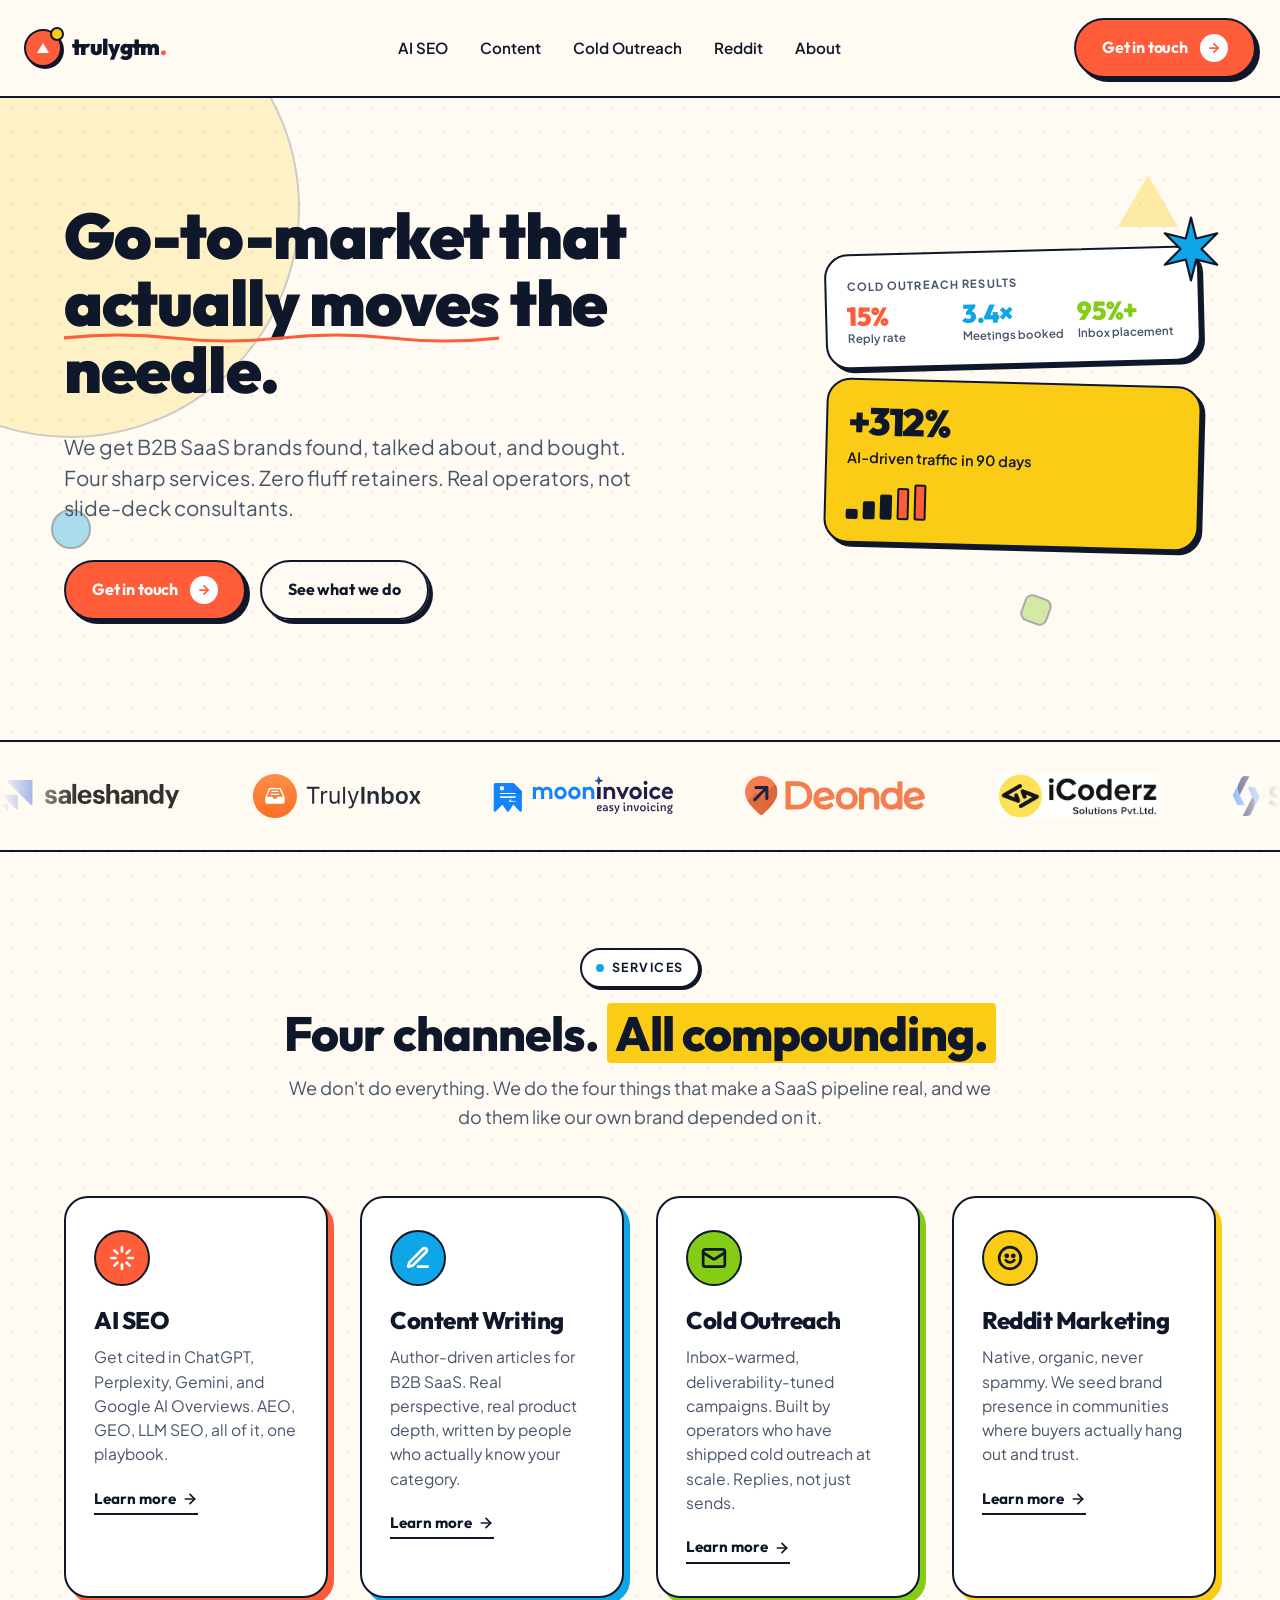
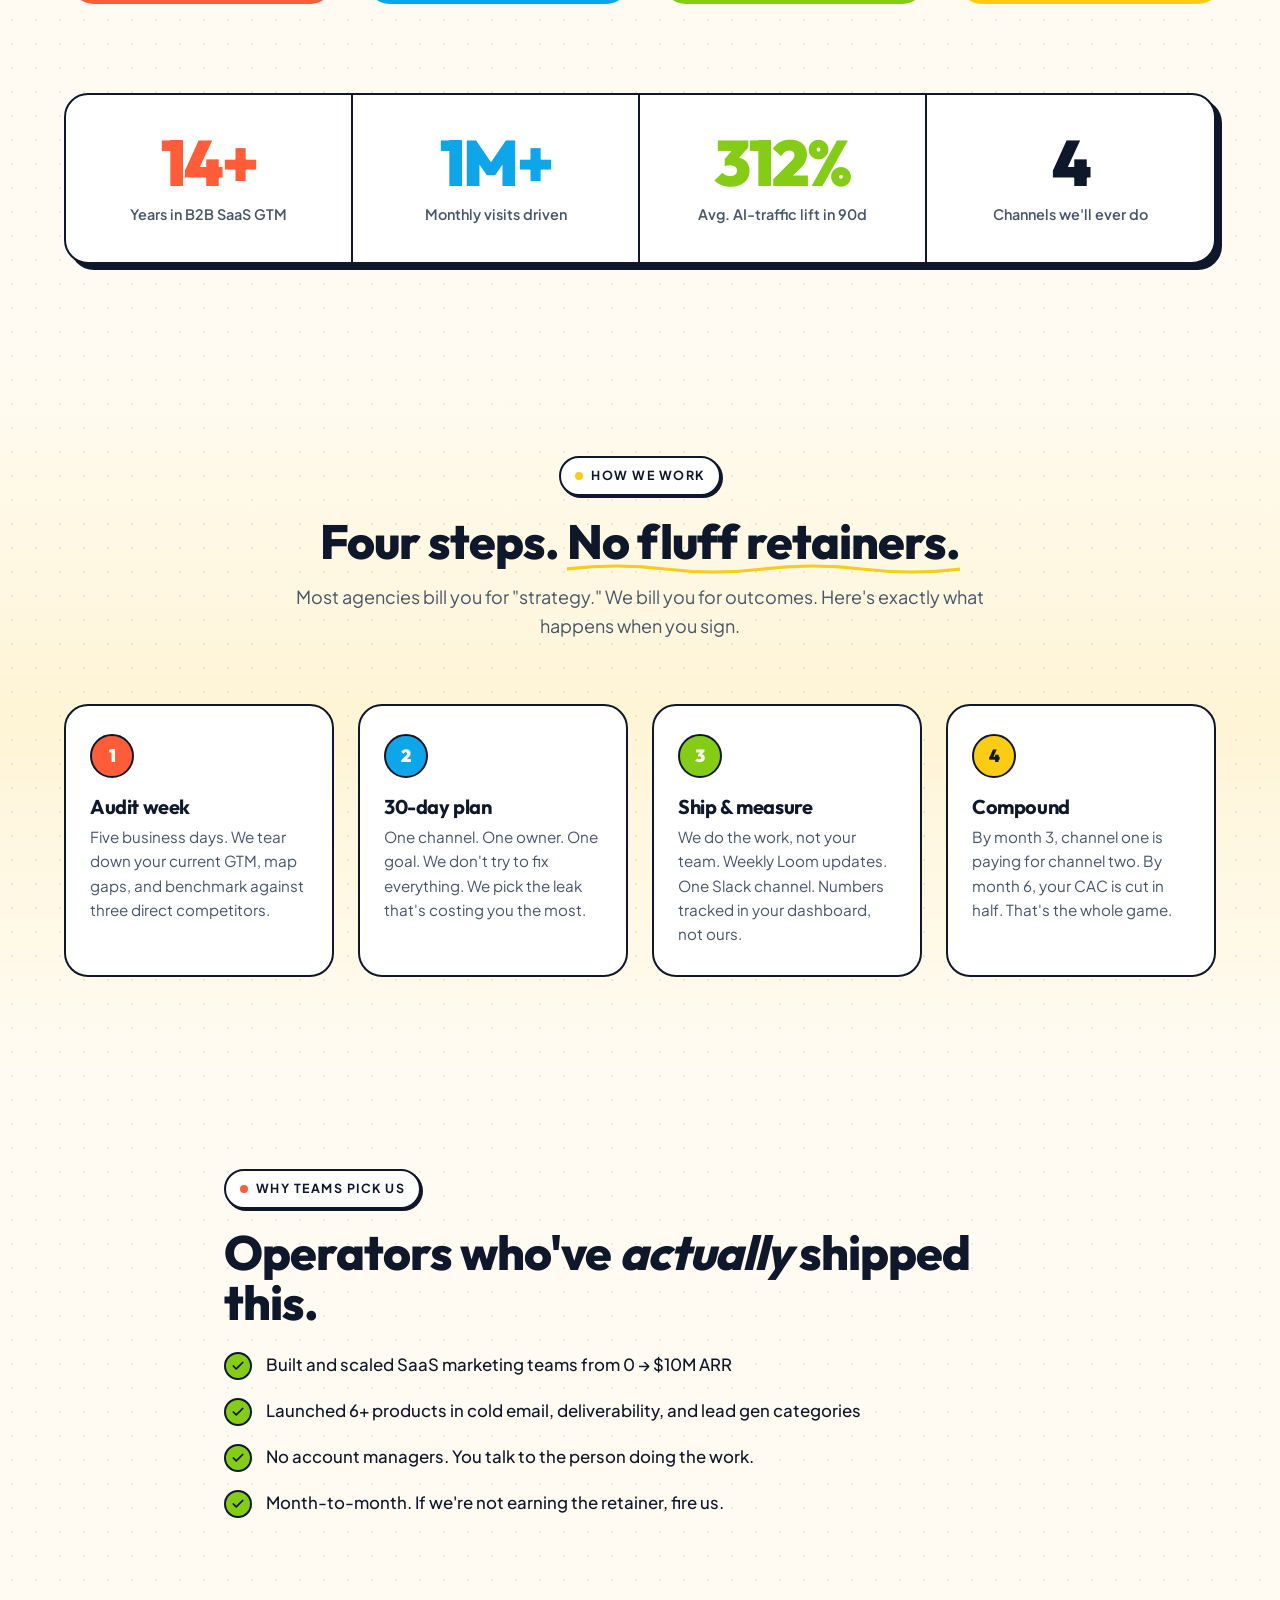
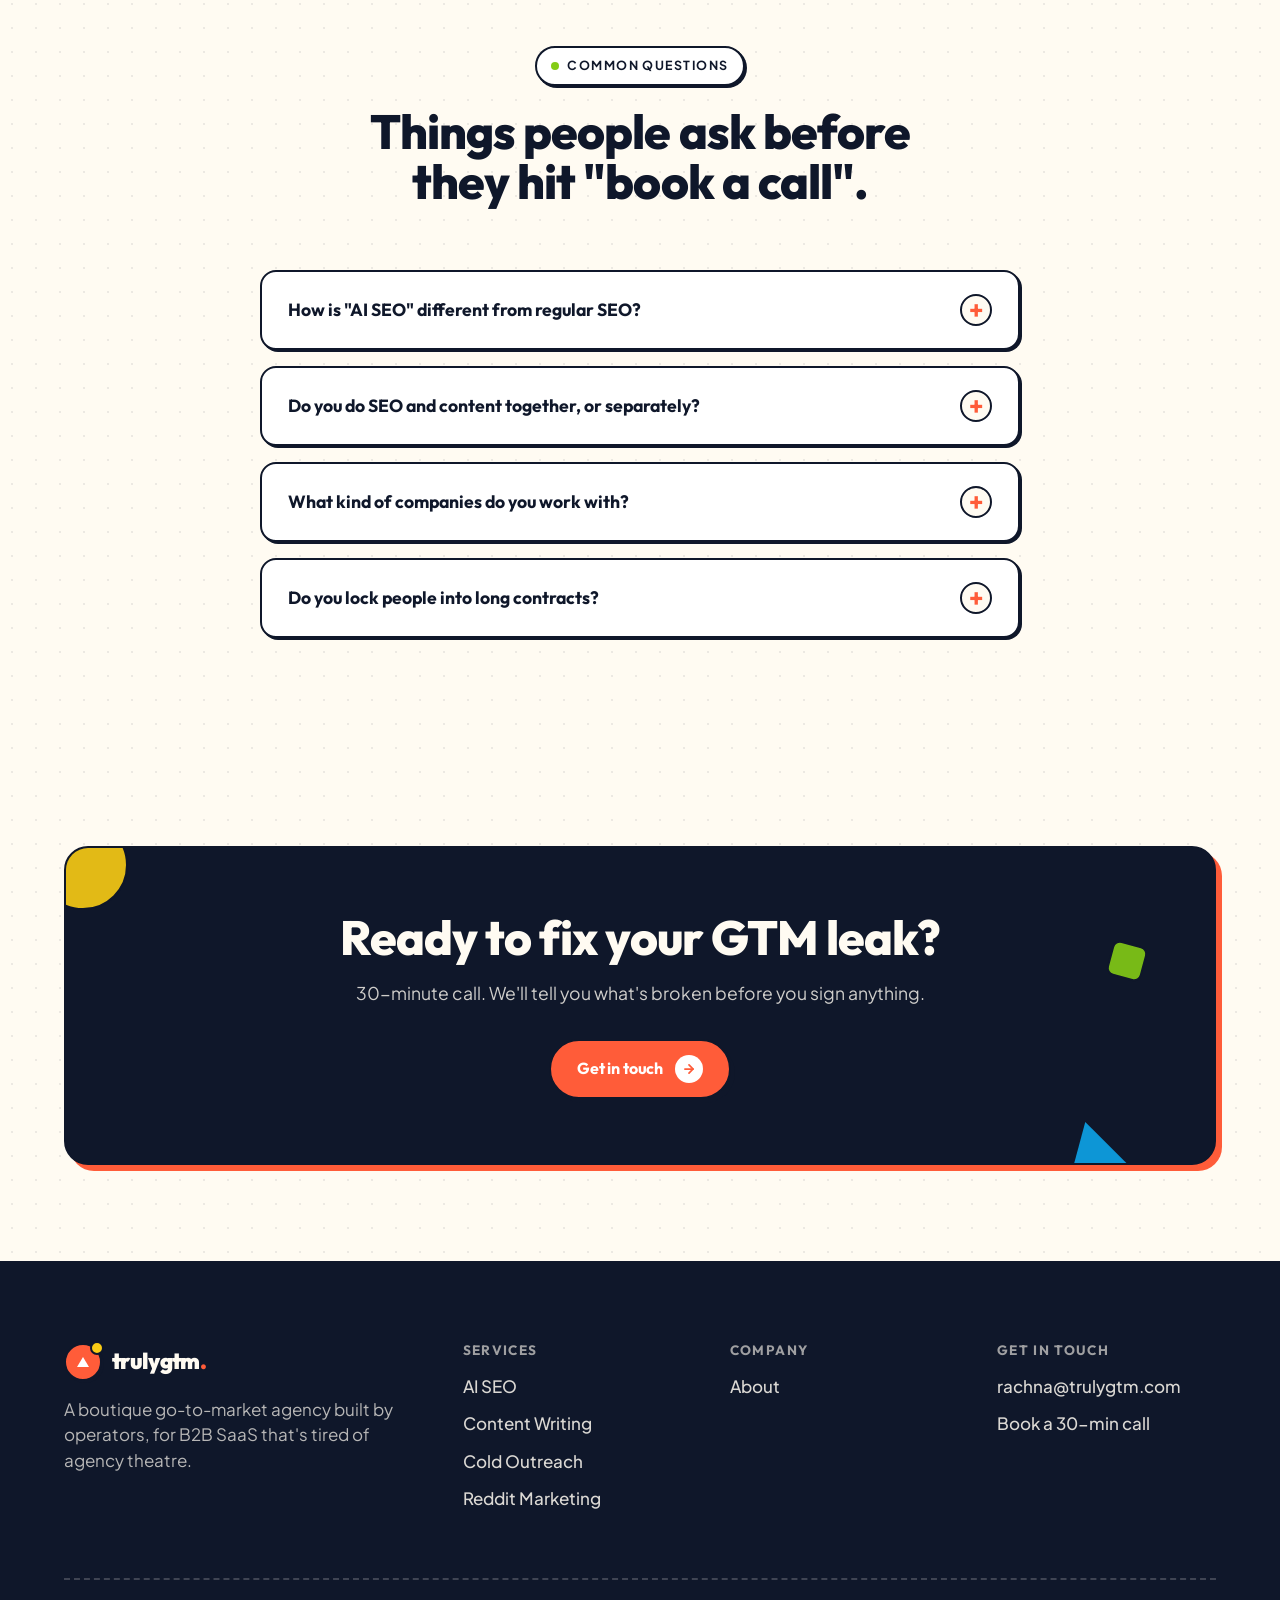
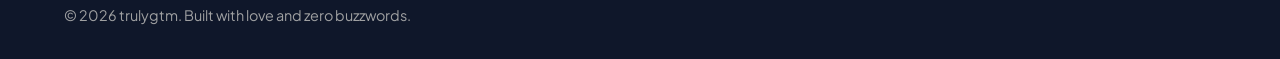
<file: index.html>
<!DOCTYPE html>
<html lang="en">
<head>
 <meta charset="UTF-8" />
 <meta name="viewport" content="width=device-width, initial-scale=1.0" />
 <title>trulygtm | Boutique GTM Agency for B2B SaaS</title>
 <meta name="description" content="Boutique go-to-market agency for B2B SaaS. AI SEO, content writing, cold outreach, Reddit marketing by operators with 14+ years inside SaaS." />
  <link rel="icon" type="image/svg+xml" href="/favicon.svg" />
  <link rel="icon" type="image/x-icon" href="/favicon.ico" />
  <link rel="apple-touch-icon" sizes="180x180" href="/apple-touch-icon.png" />
 <link rel="stylesheet" href="styles.css" />
</head>
<body>

 <!-- ============ NAV ============ -->
 <nav class="nav">
 <div class="nav-inner">
 <a href="index.html" class="logo" aria-label="trulygtm home">
 <span class="logo-mark"></span>
 <span>trulygtm<span style="color: var(--accent);">.</span></span>
 </a>
 <ul class="nav-links">
 <li><a href="ai-seo.html">AI SEO</a></li>
 <li><a href="content-writing.html">Content</a></li>
 <li><a href="cold-outreach.html">Cold Outreach</a></li>
 <li><a href="reddit-marketing.html">Reddit</a></li>
 <li><a href="about.html">About</a></li>
 </ul>
 <div class="nav-cta">
 <a href="https://calendly.com/rachna-trulygtm/30min" target="_blank" rel="noopener" class="btn btn-primary">
          Get in touch
 <span class="arrow" aria-hidden="true">
 <svg width="14" height="14" viewBox="0 0 24 24" fill="none" stroke="currentColor" stroke-width="3" stroke-linecap="round" stroke-linejoin="round"><path d="M5 12h14"/><path d="m12 5 7 7-7 7"/></svg>
 </span>
 </a>
 <button class="menu-toggle" aria-label="Open menu">
 <svg width="22" height="22" viewBox="0 0 24 24" fill="none" stroke="currentColor" stroke-width="2.5" stroke-linecap="round"><line x1="4" y1="7" x2="20" y2="7"/><line x1="4" y1="12" x2="20" y2="12"/><line x1="4" y1="17" x2="20" y2="17"/></svg>
 </button>
 </div>
 </div>
 </nav>

 <!-- ============ HERO ============ -->
 <section class="hero">
 <div class="hero-blob"></div>

 <!-- Floating decorative shapes -->
 <div class="shape shape-tri float-shape" style="top: 12%; right: 8%; animation-delay: -1s;"></div>
 <div class="shape shape-circle float-shape" style="top: 64%; left: 4%; width: 40px; height: 40px; background: var(--secondary); animation-delay: -3s;"></div>
 <div class="shape shape-square float-shape" style="bottom: 18%; right: 18%; width: 28px; height: 28px; background: var(--quaternary); transform: rotate(20deg); animation-delay: -2s;"></div>

 <div class="container">
 <div class="hero-grid">
 <div class="hero-text">
 <h1>Go-to-market that <span class="squig">actually moves</span> the needle.</h1>

 <p class="lede">We get B2B SaaS brands found, talked about, and bought. Four sharp services. Zero fluff retainers. Real operators, not slide-deck consultants.</p>

 <div class="hero-actions">
 <a href="https://calendly.com/rachna-trulygtm/30min" target="_blank" rel="noopener" class="btn btn-primary">
              Get in touch
 <span class="arrow" aria-hidden="true">
 <svg width="14" height="14" viewBox="0 0 24 24" fill="none" stroke="currentColor" stroke-width="3" stroke-linecap="round" stroke-linejoin="round"><path d="M5 12h14"/><path d="m12 5 7 7-7 7"/></svg>
 </span>
 </a>
 <a href="#services" class="btn btn-secondary">See what we do</a>
 </div>
 </div>

 <!-- Hero collage -->
 <div class="hero-visual">
 <!-- Tile 1: Cold outreach stats -->
 <div class="hero-tile hero-tile-1">
 <div class="hero-tile-eyebrow">Cold outreach results</div>
 <div class="hero-stats-row">
 <div class="hero-mini-stat">
 <div class="hero-mini-num">15%</div>
 <div class="hero-mini-label">Reply rate</div>
 </div>
 <div class="hero-mini-stat">
 <div class="hero-mini-num">3.4×</div>
 <div class="hero-mini-label">Meetings booked</div>
 </div>
 <div class="hero-mini-stat">
 <div class="hero-mini-num">95%+</div>
 <div class="hero-mini-label">Inbox placement</div>
 </div>
 </div>
 </div>

 <!-- Tile 2: AI traffic metrics -->
 <div class="hero-tile hero-tile-2">
 <div class="hero-tile-num">+312%</div>
 <div class="hero-tile-label">AI-driven traffic in 90 days</div>
 <div class="hero-tile-bars">
 <span style="height: 30%;"></span>
 <span style="height: 50%;"></span>
 <span style="height: 70%;"></span>
 <span style="height: 90%; background: var(--accent); border: 2px solid var(--border);"></span>
 <span style="height: 100%; background: var(--accent); border: 2px solid var(--border);"></span>
 </div>
 </div>

 <!-- Star sticker -->
 <div class="hero-star spin-slow">
 <svg viewBox="0 0 80 80" xmlns="http://www.w3.org/2000/svg">
 <path d="M40 4 L46 28 L70 22 L52 40 L70 58 L46 52 L40 76 L34 52 L10 58 L28 40 L10 22 L34 28 Z" fill="#0EA5E9" stroke="#0F172A" stroke-width="2.5" stroke-linejoin="round"/>
 </svg>
 </div>
 </div>
 </div>
 </div>
 </section>

 <!-- ============ TRUSTED BY (logo marquee in dark strip) ============ -->
 <section class="logos-strip" aria-label="Companies we've worked with">
 <div class="logos-marquee">
 <div class="logos-track">
 <span class="logos-row">
 <img src="/saleshandy.svg" alt="Saleshandy" />
 <img src="/trulyinbox.svg" alt="TrulyInbox" />
 <img src="/mooninvoice.svg" alt="MoonInvoice" />
 <img src="/deonde.svg" alt="Deonde" />
 <img src="/icoderz.png" alt="iCoderz" />
 <img src="/solguruz.png" alt="SolGuruz" />
 <img src="/sndkcorp.png" alt="SNDK Corp" />
 <img src="/spikebot.webp" alt="Spikebot" />
 <img src="/devs.svg" alt="Devs" />
 </span>
 <span class="logos-row" aria-hidden="true">
 <img src="/saleshandy.svg" alt="" />
 <img src="/trulyinbox.svg" alt="" />
 <img src="/mooninvoice.svg" alt="" />
 <img src="/deonde.svg" alt="" />
 <img src="/icoderz.png" alt="" />
 <img src="/solguruz.png" alt="" />
 <img src="/sndkcorp.png" alt="" />
 <img src="/spikebot.webp" alt="" />
 <img src="/devs.svg" alt="" />
 </span>
 </div>
 </div>
 </section>

 <!-- ============ SERVICES ============ -->
 <section id="services">
 <div class="container">
 <div class="section-head">
 <span class="eyebrow sky"><span class="dot"></span> Services</span>
 <h2>Four channels. <span class="highlight">All compounding.</span></h2>
 <p>We don't do everything. We do the four things that make a SaaS pipeline real, and we do them like our own brand depended on it.</p>
 </div>

 <div class="cards-grid cols-4">
 <!-- AI SEO -->
 <a href="ai-seo.html" class="card coral" data-reveal>
 <span class="card-icon coral wiggle-on-hover">
 <svg width="26" height="26" viewBox="0 0 24 24" fill="none" stroke="currentColor" stroke-width="2.5" stroke-linecap="round" stroke-linejoin="round"><path d="M12 2v4"/><path d="M12 18v4"/><path d="m4.93 4.93 2.83 2.83"/><path d="m16.24 16.24 2.83 2.83"/><path d="M2 12h4"/><path d="M18 12h4"/><path d="m4.93 19.07 2.83-2.83"/><path d="m16.24 7.76 2.83-2.83"/></svg>
 </span>
 <h3>AI SEO</h3>
 <p>Get cited in ChatGPT, Perplexity, Gemini, and Google AI Overviews. AEO, GEO, LLM SEO, all of it, one playbook.</p>
 <span class="card-link">Learn more
 <svg width="16" height="16" viewBox="0 0 24 24" fill="none" stroke="currentColor" stroke-width="2.5" stroke-linecap="round"><path d="M5 12h14"/><path d="m12 5 7 7-7 7"/></svg>
 </span>
 </a>

 <!-- Content Writing -->
 <a href="content-writing.html" class="card sky" data-reveal>
 <span class="card-icon sky wiggle-on-hover">
 <svg width="26" height="26" viewBox="0 0 24 24" fill="none" stroke="currentColor" stroke-width="2.5" stroke-linecap="round" stroke-linejoin="round"><path d="M12 20h9"/><path d="M16.5 3.5a2.121 2.121 0 1 1 3 3L7 19l-4 1 1-4Z"/></svg>
 </span>
 <h3>Content Writing</h3>
 <p>Author-driven articles for B2B SaaS. Real perspective, real product depth, written by people who actually know your category.</p>
 <span class="card-link">Learn more
 <svg width="16" height="16" viewBox="0 0 24 24" fill="none" stroke="currentColor" stroke-width="2.5" stroke-linecap="round"><path d="M5 12h14"/><path d="m12 5 7 7-7 7"/></svg>
 </span>
 </a>

 <!-- Cold Outreach -->
 <a href="cold-outreach.html" class="card lime" data-reveal>
 <span class="card-icon lime wiggle-on-hover">
 <svg width="26" height="26" viewBox="0 0 24 24" fill="none" stroke="currentColor" stroke-width="2.5" stroke-linecap="round" stroke-linejoin="round"><rect x="2" y="4" width="20" height="16" rx="2"/><path d="m22 7-8.97 5.7a1.94 1.94 0 0 1-2.06 0L2 7"/></svg>
 </span>
 <h3>Cold Outreach</h3>
 <p>Inbox-warmed, deliverability-tuned campaigns. Built by operators who have shipped cold outreach at scale. Replies, not just sends.</p>
 <span class="card-link">Learn more
 <svg width="16" height="16" viewBox="0 0 24 24" fill="none" stroke="currentColor" stroke-width="2.5" stroke-linecap="round"><path d="M5 12h14"/><path d="m12 5 7 7-7 7"/></svg>
 </span>
 </a>

 <!-- Reddit -->
 <a href="reddit-marketing.html" class="card sun" data-reveal>
 <span class="card-icon sun wiggle-on-hover">
 <svg width="26" height="26" viewBox="0 0 24 24" fill="none" stroke="currentColor" stroke-width="2.5" stroke-linecap="round" stroke-linejoin="round"><circle cx="12" cy="12" r="10"/><path d="M8 14s1.5 2 4 2 4-2 4-2"/><circle cx="9" cy="10" r="1" fill="currentColor"/><circle cx="15" cy="10" r="1" fill="currentColor"/></svg>
 </span>
 <h3>Reddit Marketing</h3>
 <p>Native, organic, never spammy. We seed brand presence in communities where buyers actually hang out and trust.</p>
 <span class="card-link">Learn more
 <svg width="16" height="16" viewBox="0 0 24 24" fill="none" stroke="currentColor" stroke-width="2.5" stroke-linecap="round"><path d="M5 12h14"/><path d="m12 5 7 7-7 7"/></svg>
 </span>
 </a>
 </div>
 </div>
 </section>

 <!-- ============ STATS ============ -->
 <section style="padding-top: 0;">
 <div class="container">
 <div class="stats">
 <div class="stat">
 <div class="stat-num">14+</div>
 <div class="stat-label">Years in B2B SaaS GTM</div>
 </div>
 <div class="stat">
 <div class="stat-num">1M+</div>
 <div class="stat-label">Monthly visits driven</div>
 </div>
 <div class="stat">
 <div class="stat-num">312%</div>
 <div class="stat-label">Avg. AI-traffic lift in 90d</div>
 </div>
 <div class="stat">
 <div class="stat-num">4</div>
 <div class="stat-label">Channels we'll ever do</div>
 </div>
 </div>
 </div>
 </section>

 <!-- ============ PROCESS ============ -->
 <section style="background: linear-gradient(180deg, transparent, rgba(250, 204, 21, 0.12) 50%, transparent);">
 <div class="container">
 <div class="section-head">
 <span class="eyebrow sun"><span class="dot"></span> How we work</span>
 <h2>Four steps. <span class="squig sun">No fluff retainers.</span></h2>
 <p>Most agencies bill you for "strategy." We bill you for outcomes. Here's exactly what happens when you sign.</p>
 </div>

 <div class="steps">
 <div class="step" data-reveal>
 <div class="step-num">1</div>
 <h4>Audit week</h4>
 <p>Five business days. We tear down your current GTM, map gaps, and benchmark against three direct competitors.</p>
 </div>
 <div class="step" data-reveal>
 <div class="step-num">2</div>
 <h4>30-day plan</h4>
 <p>One channel. One owner. One goal. We don't try to fix everything. We pick the leak that's costing you the most.</p>
 </div>
 <div class="step" data-reveal>
 <div class="step-num">3</div>
 <h4>Ship & measure</h4>
 <p>We do the work, not your team. Weekly Loom updates. One Slack channel. Numbers tracked in your dashboard, not ours.</p>
 </div>
 <div class="step" data-reveal>
 <div class="step-num">4</div>
 <h4>Compound</h4>
 <p>By month 3, channel one is paying for channel two. By month 6, your CAC is cut in half. That's the whole game.</p>
 </div>
 </div>
 </div>
 </section>

 <!-- ============ WHY TEAMS PICK US + CTA ============ -->
 <section>
 <div class="container-narrow">
 <div>
 <span class="eyebrow"><span class="dot"></span> Why teams pick us</span>
 <h2 style="margin: 18px 0 24px;">Operators who've <em>actually</em> shipped this.</h2>
 <ul class="feature-list">
 <li>
 <span class="check"><svg width="14" height="14" viewBox="0 0 24 24" fill="none" stroke="currentColor" stroke-width="3" stroke-linecap="round" stroke-linejoin="round"><path d="M20 6 9 17l-5-5"/></svg></span>
              Built and scaled SaaS marketing teams from 0 → $10M ARR
 </li>
 <li>
 <span class="check"><svg width="14" height="14" viewBox="0 0 24 24" fill="none" stroke="currentColor" stroke-width="3" stroke-linecap="round" stroke-linejoin="round"><path d="M20 6 9 17l-5-5"/></svg></span>
              Launched 6+ products in cold email, deliverability, and lead gen categories
 </li>
 <li>
 <span class="check"><svg width="14" height="14" viewBox="0 0 24 24" fill="none" stroke="currentColor" stroke-width="3" stroke-linecap="round" stroke-linejoin="round"><path d="M20 6 9 17l-5-5"/></svg></span>
              No account managers. You talk to the person doing the work.
 </li>
 <li>
 <span class="check"><svg width="14" height="14" viewBox="0 0 24 24" fill="none" stroke="currentColor" stroke-width="3" stroke-linecap="round" stroke-linejoin="round"><path d="M20 6 9 17l-5-5"/></svg></span>
              Month-to-month. If we're not earning the retainer, fire us.
 </li>
 </ul>
 </div>
 </div>
 </section>

 <!-- ============ FAQ ============ -->
 <section style="padding-top: 32px;">
 <div class="container">
 <div class="section-head">
 <span class="eyebrow lime" style="--accent: var(--quaternary);"><span class="dot"></span> Common questions</span>
 <h2>Things people ask before <br>they hit "book a call".</h2>
 </div>
 <div class="faq">
 <details class="faq-item">
 <summary>How is "AI SEO" different from regular SEO?</summary>
 <div class="faq-item-body">
            Regular SEO ranks pages on Google. AI SEO (also called AEO, GEO, or LLM SEO) gets your brand cited inside ChatGPT, Perplexity, Gemini, and Google AI Overviews. The work overlaps but the deliverables are different, schema, citation building, entity optimization, and structured answer content.
 </div>
 </details>
 <details class="faq-item">
 <summary>Do you do SEO and content together, or separately?</summary>
 <div class="faq-item-body">
            Together. Splitting them is what slow agencies do. Our content writers and SEO leads sit in the same Slack channel and ship under the same brief. You get one team, one number to beat.
 </div>
 </details>
 <details class="faq-item">
 <summary>What kind of companies do you work with?</summary>
 <div class="faq-item-body">
            B2B SaaS, mostly Series A through C, $1M – $50M ARR. We've done sales tech, marketing tech, AI tools, and dev tools. If your buyer searches Google or ChatGPT before they buy, we can help.
 </div>
 </details>
 <details class="faq-item">
 <summary>Do you lock people into long contracts?</summary>
 <div class="faq-item-body">
            No. Month-to-month with 30-day notice. If we're not earning the retainer, you should fire us. Our entire pricing model is built around that assumption.
 </div>
 </details>
 </div>
 </div>
 </section>

 <!-- ============ CTA BANNER ============ -->
 <section>
 <div class="container">
 <div class="cta-banner">
 <!-- decorative shapes -->
 <div class="shape shape-circle" style="top: -28px; left: -28px; width: 90px; height: 90px; background: var(--tertiary);"></div>
 <div class="shape shape-tri" style="bottom: -10px; right: 8%; transform: rotate(-15deg); border-bottom-color: var(--secondary);"></div>
 <div class="shape shape-square" style="top: 30%; right: 6%; width: 36px; height: 36px; background: var(--quaternary); transform: rotate(15deg);"></div>

 <h2>Ready to fix your GTM leak?</h2>
 <p>30-minute call. We'll tell you what's broken before you sign anything.</p>
 <a href="https://calendly.com/rachna-trulygtm/30min" target="_blank" rel="noopener" class="btn btn-primary">
          Get in touch
 <span class="arrow">
 <svg width="14" height="14" viewBox="0 0 24 24" fill="none" stroke="currentColor" stroke-width="3" stroke-linecap="round" stroke-linejoin="round"><path d="M5 12h14"/><path d="m12 5 7 7-7 7"/></svg>
 </span>
 </a>
 </div>
 </div>
 </section>

 <!-- ============ FOOTER ============ -->
 <footer>
 <div class="container">
 <div class="footer-grid">
 <div>
 <a href="index.html" class="logo" style="color: var(--bg);">
 <span class="logo-mark"></span>
 <span>trulygtm<span style="color: var(--accent);">.</span></span>
 </a>
 <p class="footer-tagline">A boutique go-to-market agency built by operators, for B2B SaaS that's tired of agency theatre.</p>
 </div>
 <div>
 <h5>Services</h5>
 <ul>
 <li><a href="ai-seo.html">AI SEO</a></li>
 <li><a href="content-writing.html">Content Writing</a></li>
 <li><a href="cold-outreach.html">Cold Outreach</a></li>
 <li><a href="reddit-marketing.html">Reddit Marketing</a></li>
 </ul>
 </div>
 <div>
 <h5>Company</h5>
 <ul>
 <li><a href="about.html">About</a></li>
 </ul>
 </div>
 <div>
 <h5>Get in touch</h5>
 <ul>
 <li><a href="mailto:rachna@trulygtm.com">rachna@trulygtm.com</a></li>
 <li><a href="https://calendly.com/rachna-trulygtm/30min" target="_blank" rel="noopener">Book a 30-min call</a></li>
 </ul>
 </div>
 </div>
 <div class="footer-bottom">
 <span>© 2026 trulygtm. Built with love and zero buzzwords.</span>
 </div>
 </div>
 </footer>

 <script src="main.js"></script>
</body>
</html>
</file>
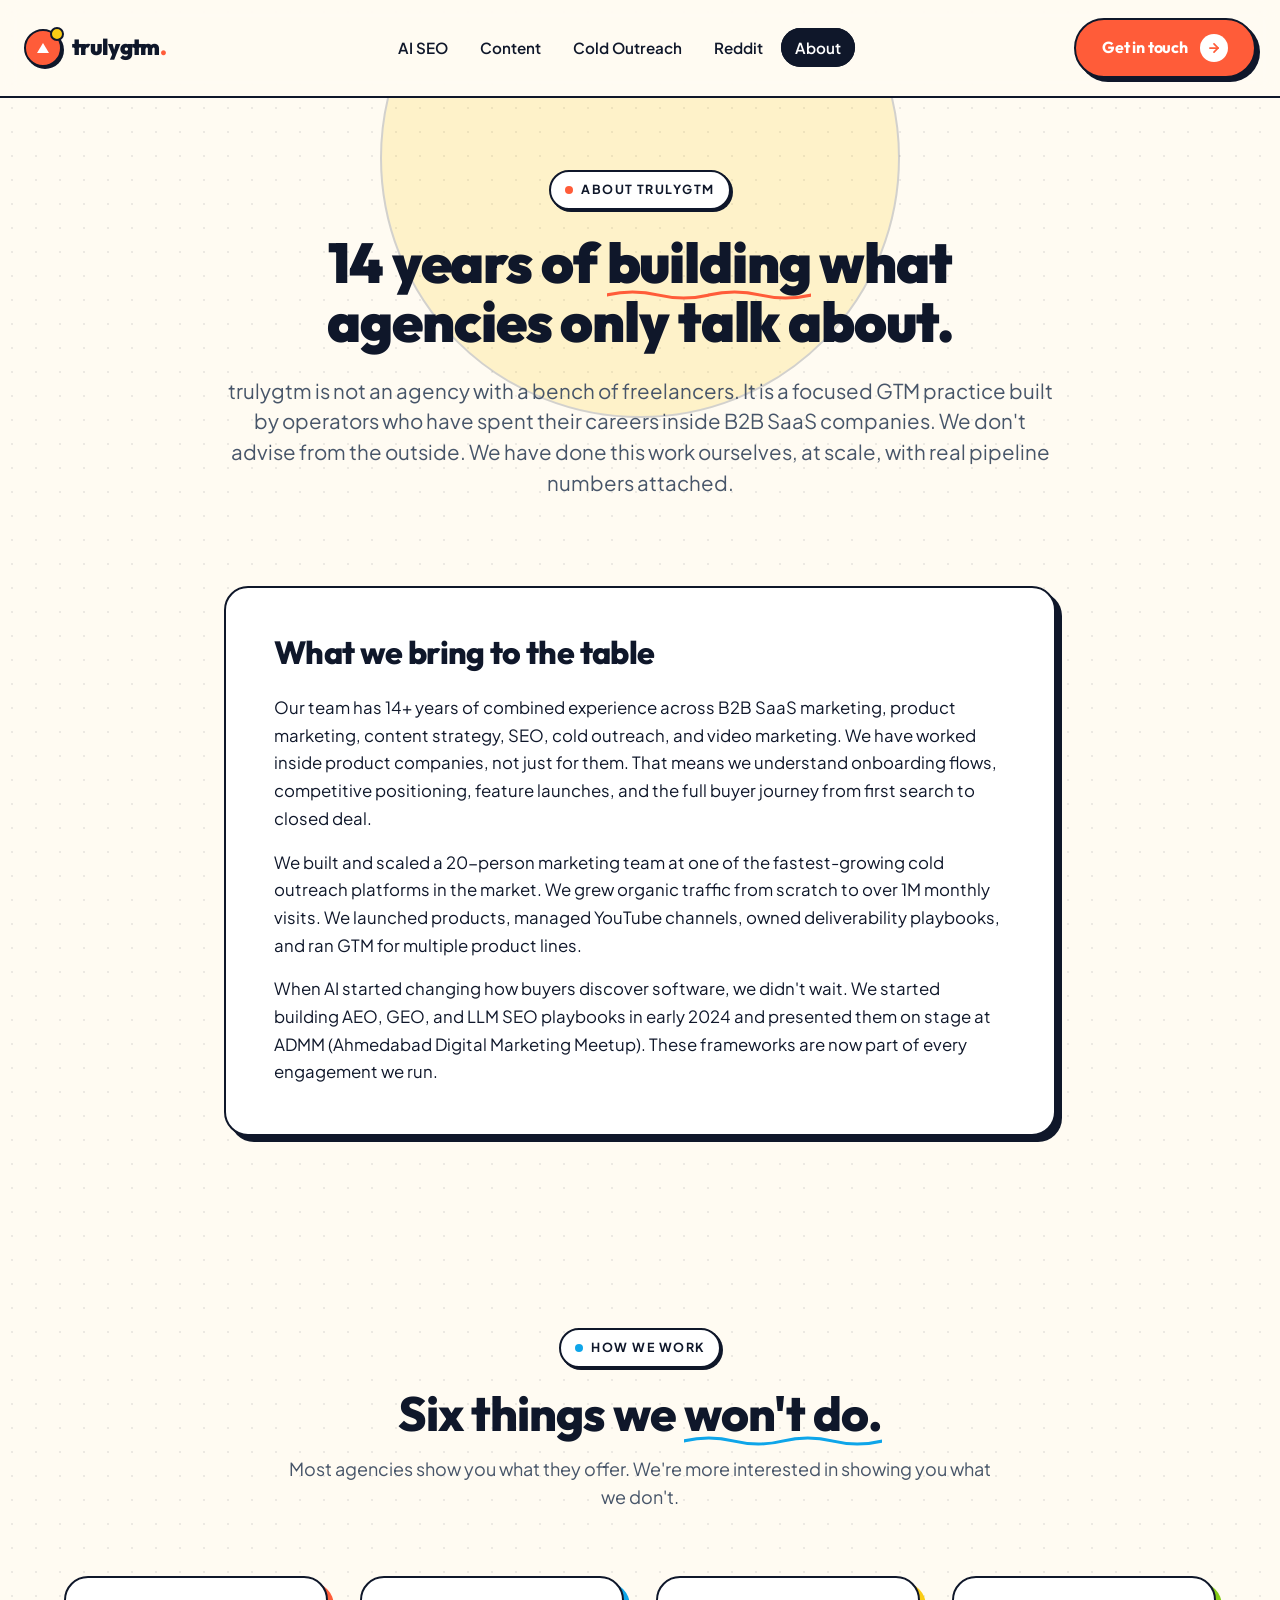
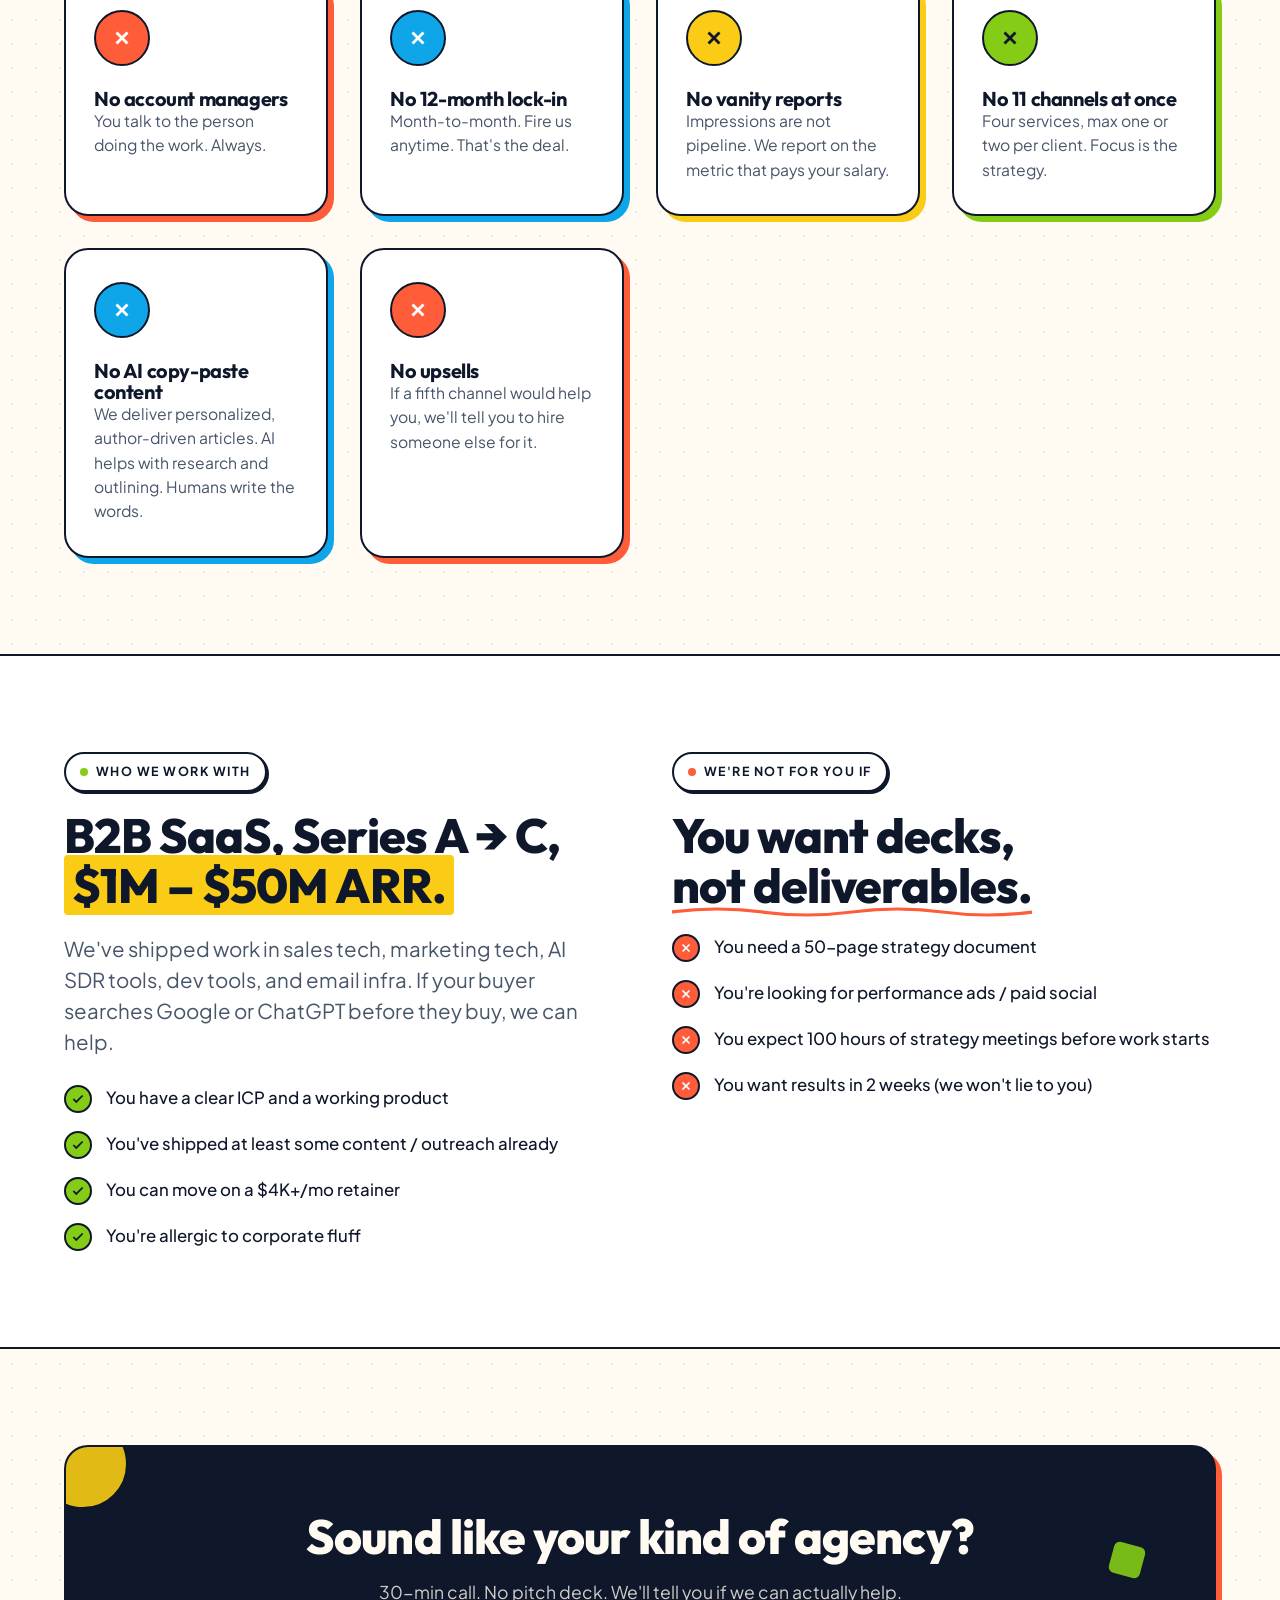
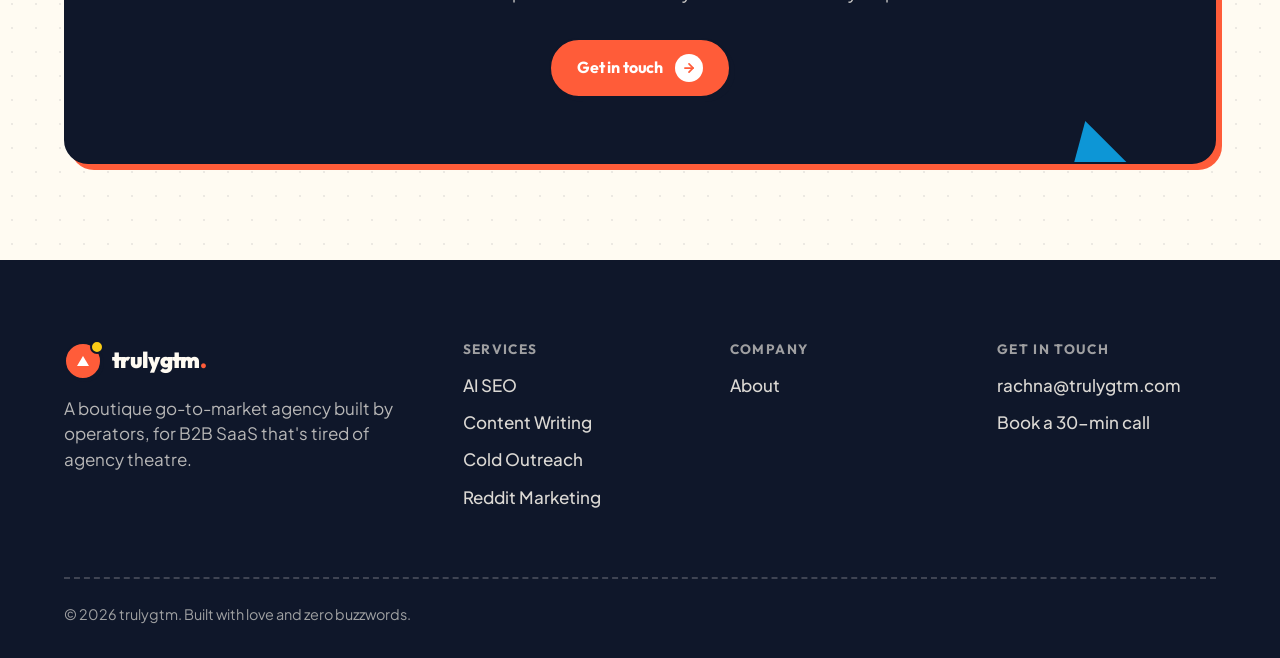
<file: about.html>
<!DOCTYPE html>
<html lang="en">
<head>
 <meta charset="UTF-8" />
 <meta name="viewport" content="width=device-width, initial-scale=1.0" />
 <title>About trulygtm | 14 Years Inside B2B SaaS GTM</title>
 <meta name="description" content="trulygtm is a focused GTM practice built by operators with 14+ years inside B2B SaaS. Marketing, content, SEO, and cold outreach, done not advised." />
  <link rel="icon" type="image/svg+xml" href="/favicon.svg" />
  <link rel="icon" type="image/x-icon" href="/favicon.ico" />
  <link rel="apple-touch-icon" sizes="180x180" href="/apple-touch-icon.png" />
 <link rel="stylesheet" href="styles.css" />
</head>
<body>

 <nav class="nav">
 <div class="nav-inner">
 <a href="index.html" class="logo">
 <span class="logo-mark"></span>
 <span>trulygtm<span style="color: var(--accent);">.</span></span>
 </a>
 <ul class="nav-links">
 <li><a href="ai-seo.html">AI SEO</a></li>
 <li><a href="content-writing.html">Content</a></li>
 <li><a href="cold-outreach.html">Cold Outreach</a></li>
 <li><a href="reddit-marketing.html">Reddit</a></li>
 <li><a href="about.html" class="active">About</a></li>
 </ul>
 <div class="nav-cta">
 <a href="https://calendly.com/rachna-trulygtm/30min" target="_blank" rel="noopener" class="btn btn-primary">Get in touch
 <span class="arrow"><svg width="14" height="14" viewBox="0 0 24 24" fill="none" stroke="currentColor" stroke-width="3" stroke-linecap="round" stroke-linejoin="round"><path d="M5 12h14"/><path d="m12 5 7 7-7 7"/></svg></span>
 </a>
 <button class="menu-toggle" aria-label="Open menu">
 <svg width="22" height="22" viewBox="0 0 24 24" fill="none" stroke="currentColor" stroke-width="2.5" stroke-linecap="round"><line x1="4" y1="7" x2="20" y2="7"/><line x1="4" y1="12" x2="20" y2="12"/><line x1="4" y1="17" x2="20" y2="17"/></svg>
 </button>
 </div>
 </div>
 </nav>

 <!-- HERO -->
 <section class="service-hero" style="text-align: center;">
 <div style="position: absolute; width: 520px; height: 520px; background: var(--tertiary); border: 2px solid var(--border); border-radius: 50%; top: -200px; left: 50%; transform: translateX(-50%); opacity: 0.18; z-index: 0;"></div>

 <div class="container-narrow" style="position: relative; z-index: 2;">
 <span class="eyebrow"><span class="dot"></span> About trulygtm</span>
 <h1 style="margin: 24px 0;">14 years of <span class="squig">building</span> what agencies only talk about.</h1>
 <p class="lede" style="margin: 0 auto;">trulygtm is not an agency with a bench of freelancers. It is a focused GTM practice built by operators who have spent their careers inside B2B SaaS companies. We don't advise from the outside. We have done this work ourselves, at scale, with real pipeline numbers attached.</p>
 </div>
 </section>

 <!-- STORY -->
 <section style="padding-top: 0;">
 <div class="container-narrow">
 <div style="background: var(--card); border: 2px solid var(--border); border-radius: var(--r-lg); padding: 48px; box-shadow: var(--pop-lg);">
 <h3 style="margin-bottom: 24px;">What we bring to the table</h3>
 <p style="font-size: 1.05rem; line-height: 1.65; margin-bottom: 16px;">Our team has 14+ years of combined experience across B2B SaaS marketing, product marketing, content strategy, SEO, cold outreach, and video marketing. We have worked inside product companies, not just for them. That means we understand onboarding flows, competitive positioning, feature launches, and the full buyer journey from first search to closed deal.</p>
 <p style="font-size: 1.05rem; line-height: 1.65; margin-bottom: 16px;">We built and scaled a 20-person marketing team at one of the fastest-growing cold outreach platforms in the market. We grew organic traffic from scratch to over 1M monthly visits. We launched products, managed YouTube channels, owned deliverability playbooks, and ran GTM for multiple product lines.</p>
 <p style="font-size: 1.05rem; line-height: 1.65;">When AI started changing how buyers discover software, we didn't wait. We started building AEO, GEO, and LLM SEO playbooks in early 2024 and presented them on stage at ADMM (Ahmedabad Digital Marketing Meetup). These frameworks are now part of every engagement we run.</p>
 </div>
 </div>
 </section>

 <!-- PRINCIPLES -->
 <section>
 <div class="container">
 <div class="section-head">
 <span class="eyebrow sky"><span class="dot"></span> How we work</span>
 <h2>Six things we <span class="squig sky">won't do.</span></h2>
 <p>Most agencies show you what they offer. We're more interested in showing you what we don't.</p>
 </div>

 <div class="cards-grid cols-4">
 <div class="card coral" data-reveal>
 <span class="card-icon coral">
 <svg width="22" height="22" viewBox="0 0 24 24" fill="none" stroke="currentColor" stroke-width="3"><line x1="18" y1="6" x2="6" y2="18"/><line x1="6" y1="6" x2="18" y2="18"/></svg>
 </span>
 <h4>No account managers</h4>
 <p>You talk to the person doing the work. Always.</p>
 </div>
 <div class="card sky" data-reveal>
 <span class="card-icon sky">
 <svg width="22" height="22" viewBox="0 0 24 24" fill="none" stroke="currentColor" stroke-width="3"><line x1="18" y1="6" x2="6" y2="18"/><line x1="6" y1="6" x2="18" y2="18"/></svg>
 </span>
 <h4>No 12-month lock-in</h4>
 <p>Month-to-month. Fire us anytime. That's the deal.</p>
 </div>
 <div class="card sun" data-reveal>
 <span class="card-icon sun">
 <svg width="22" height="22" viewBox="0 0 24 24" fill="none" stroke="currentColor" stroke-width="3"><line x1="18" y1="6" x2="6" y2="18"/><line x1="6" y1="6" x2="18" y2="18"/></svg>
 </span>
 <h4>No vanity reports</h4>
 <p>Impressions are not pipeline. We report on the metric that pays your salary.</p>
 </div>
 <div class="card lime" data-reveal>
 <span class="card-icon lime">
 <svg width="22" height="22" viewBox="0 0 24 24" fill="none" stroke="currentColor" stroke-width="3"><line x1="18" y1="6" x2="6" y2="18"/><line x1="6" y1="6" x2="18" y2="18"/></svg>
 </span>
 <h4>No 11 channels at once</h4>
 <p>Four services, max one or two per client. Focus is the strategy.</p>
 </div>
 <div class="card sky" data-reveal>
 <span class="card-icon sky">
 <svg width="22" height="22" viewBox="0 0 24 24" fill="none" stroke="currentColor" stroke-width="3"><line x1="18" y1="6" x2="6" y2="18"/><line x1="6" y1="6" x2="18" y2="18"/></svg>
 </span>
 <h4>No AI copy-paste content</h4>
 <p>We deliver personalized, author-driven articles. AI helps with research and outlining. Humans write the words.</p>
 </div>
 <div class="card coral" data-reveal>
 <span class="card-icon coral">
 <svg width="22" height="22" viewBox="0 0 24 24" fill="none" stroke="currentColor" stroke-width="3"><line x1="18" y1="6" x2="6" y2="18"/><line x1="6" y1="6" x2="18" y2="18"/></svg>
 </span>
 <h4>No upsells</h4>
 <p>If a fifth channel would help you, we'll tell you to hire someone else for it.</p>
 </div>
 </div>
 </div>
 </section>

 <!-- WHO WE WORK WITH -->
 <section style="background: var(--card); border-top: 2px solid var(--border); border-bottom: 2px solid var(--border);">
 <div class="container">
 <div class="two-col">
 <div>
 <span class="eyebrow lime" style="--accent: var(--quaternary);"><span class="dot"></span> Who we work with</span>
 <h2 style="margin: 18px 0 24px;">B2B SaaS, Series A → C, <span class="highlight">$1M – $50M ARR.</span></h2>
 <p class="lede" style="margin-bottom: 28px;">We've shipped work in sales tech, marketing tech, AI SDR tools, dev tools, and email infra. If your buyer searches Google or ChatGPT before they buy, we can help.</p>

 <ul class="feature-list">
 <li>
 <span class="check"><svg width="14" height="14" viewBox="0 0 24 24" fill="none" stroke="currentColor" stroke-width="3"><path d="M20 6 9 17l-5-5"/></svg></span>
              You have a clear ICP and a working product
 </li>
 <li>
 <span class="check"><svg width="14" height="14" viewBox="0 0 24 24" fill="none" stroke="currentColor" stroke-width="3"><path d="M20 6 9 17l-5-5"/></svg></span>
              You've shipped at least some content / outreach already
 </li>
 <li>
 <span class="check"><svg width="14" height="14" viewBox="0 0 24 24" fill="none" stroke="currentColor" stroke-width="3"><path d="M20 6 9 17l-5-5"/></svg></span>
              You can move on a $4K+/mo retainer
 </li>
 <li>
 <span class="check"><svg width="14" height="14" viewBox="0 0 24 24" fill="none" stroke="currentColor" stroke-width="3"><path d="M20 6 9 17l-5-5"/></svg></span>
              You're allergic to corporate fluff
 </li>
 </ul>
 </div>

 <div>
 <span class="eyebrow"><span class="dot"></span> We're not for you if</span>
 <h2 style="margin: 18px 0 24px;">You want decks, <span class="squig">not deliverables.</span></h2>
 <ul class="feature-list">
 <li>
 <span class="check" style="background: var(--accent); color: white;"><svg width="14" height="14" viewBox="0 0 24 24" fill="none" stroke="currentColor" stroke-width="3"><line x1="18" y1="6" x2="6" y2="18"/><line x1="6" y1="6" x2="18" y2="18"/></svg></span>
              You need a 50-page strategy document
 </li>
 <li>
 <span class="check" style="background: var(--accent); color: white;"><svg width="14" height="14" viewBox="0 0 24 24" fill="none" stroke="currentColor" stroke-width="3"><line x1="18" y1="6" x2="6" y2="18"/><line x1="6" y1="6" x2="18" y2="18"/></svg></span>
              You're looking for performance ads / paid social
 </li>
 <li>
 <span class="check" style="background: var(--accent); color: white;"><svg width="14" height="14" viewBox="0 0 24 24" fill="none" stroke="currentColor" stroke-width="3"><line x1="18" y1="6" x2="6" y2="18"/><line x1="6" y1="6" x2="18" y2="18"/></svg></span>
              You expect 100 hours of strategy meetings before work starts
 </li>
 <li>
 <span class="check" style="background: var(--accent); color: white;"><svg width="14" height="14" viewBox="0 0 24 24" fill="none" stroke="currentColor" stroke-width="3"><line x1="18" y1="6" x2="6" y2="18"/><line x1="6" y1="6" x2="18" y2="18"/></svg></span>
              You want results in 2 weeks (we won't lie to you)
 </li>
 </ul>
 </div>
 </div>
 </div>
 </section>

 <!-- CTA -->
 <section>
 <div class="container">
 <div class="cta-banner">
 <div class="shape shape-circle" style="top: -28px; left: -28px; width: 90px; height: 90px; background: var(--tertiary);"></div>
 <div class="shape shape-tri" style="bottom: -10px; right: 8%; transform: rotate(-15deg); border-bottom-color: var(--secondary);"></div>
 <div class="shape shape-square" style="top: 30%; right: 6%; width: 36px; height: 36px; background: var(--quaternary); transform: rotate(15deg);"></div>
 <h2>Sound like your kind of agency?</h2>
 <p>30-min call. No pitch deck. We'll tell you if we can actually help.</p>
 <a href="https://calendly.com/rachna-trulygtm/30min" target="_blank" rel="noopener" class="btn btn-primary">Get in touch
 <span class="arrow"><svg width="14" height="14" viewBox="0 0 24 24" fill="none" stroke="currentColor" stroke-width="3" stroke-linecap="round" stroke-linejoin="round"><path d="M5 12h14"/><path d="m12 5 7 7-7 7"/></svg></span>
 </a>
 </div>
 </div>
 </section>

 <footer>
 <div class="container">
 <div class="footer-grid">
 <div>
 <a href="index.html" class="logo" style="color: var(--bg);">
 <span class="logo-mark"></span>
 <span>trulygtm<span style="color: var(--accent);">.</span></span>
 </a>
 <p class="footer-tagline">A boutique go-to-market agency built by operators, for B2B SaaS that's tired of agency theatre.</p>
 </div>
 <div>
 <h5>Services</h5>
 <ul>
 <li><a href="ai-seo.html">AI SEO</a></li>
 <li><a href="content-writing.html">Content Writing</a></li>
 <li><a href="cold-outreach.html">Cold Outreach</a></li>
 <li><a href="reddit-marketing.html">Reddit Marketing</a></li>
 </ul>
 </div>
 <div>
 <h5>Company</h5>
 <ul>
 <li><a href="about.html">About</a></li>
 </ul>
 </div>
 <div>
 <h5>Get in touch</h5>
 <ul>
 <li><a href="mailto:rachna@trulygtm.com">rachna@trulygtm.com</a></li>
 <li><a href="https://calendly.com/rachna-trulygtm/30min" target="_blank" rel="noopener">Book a 30-min call</a></li>
 </ul>
 </div>
 </div>
 <div class="footer-bottom">
 <span>© 2026 trulygtm. Built with love and zero buzzwords.</span>
 </div>
 </div>
 </footer>

 <script src="main.js"></script>
</body>
</html>
</file>
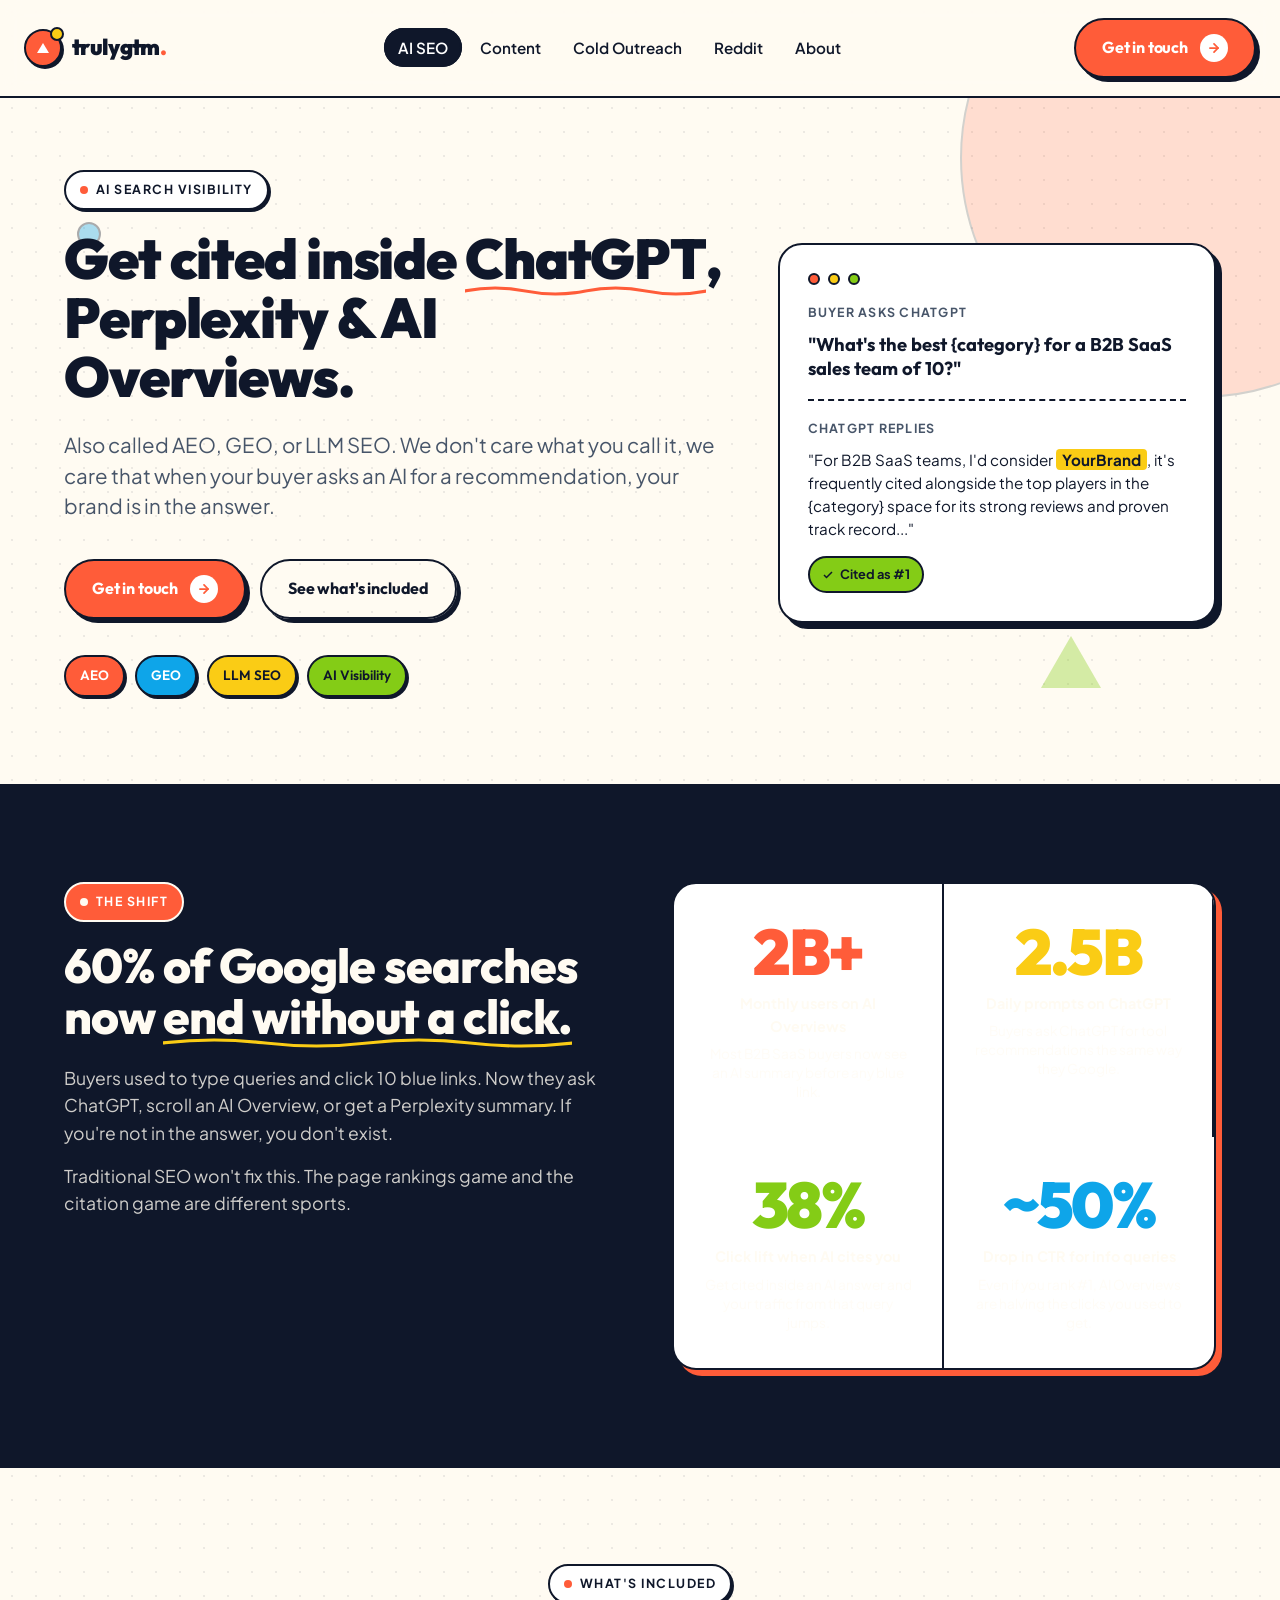
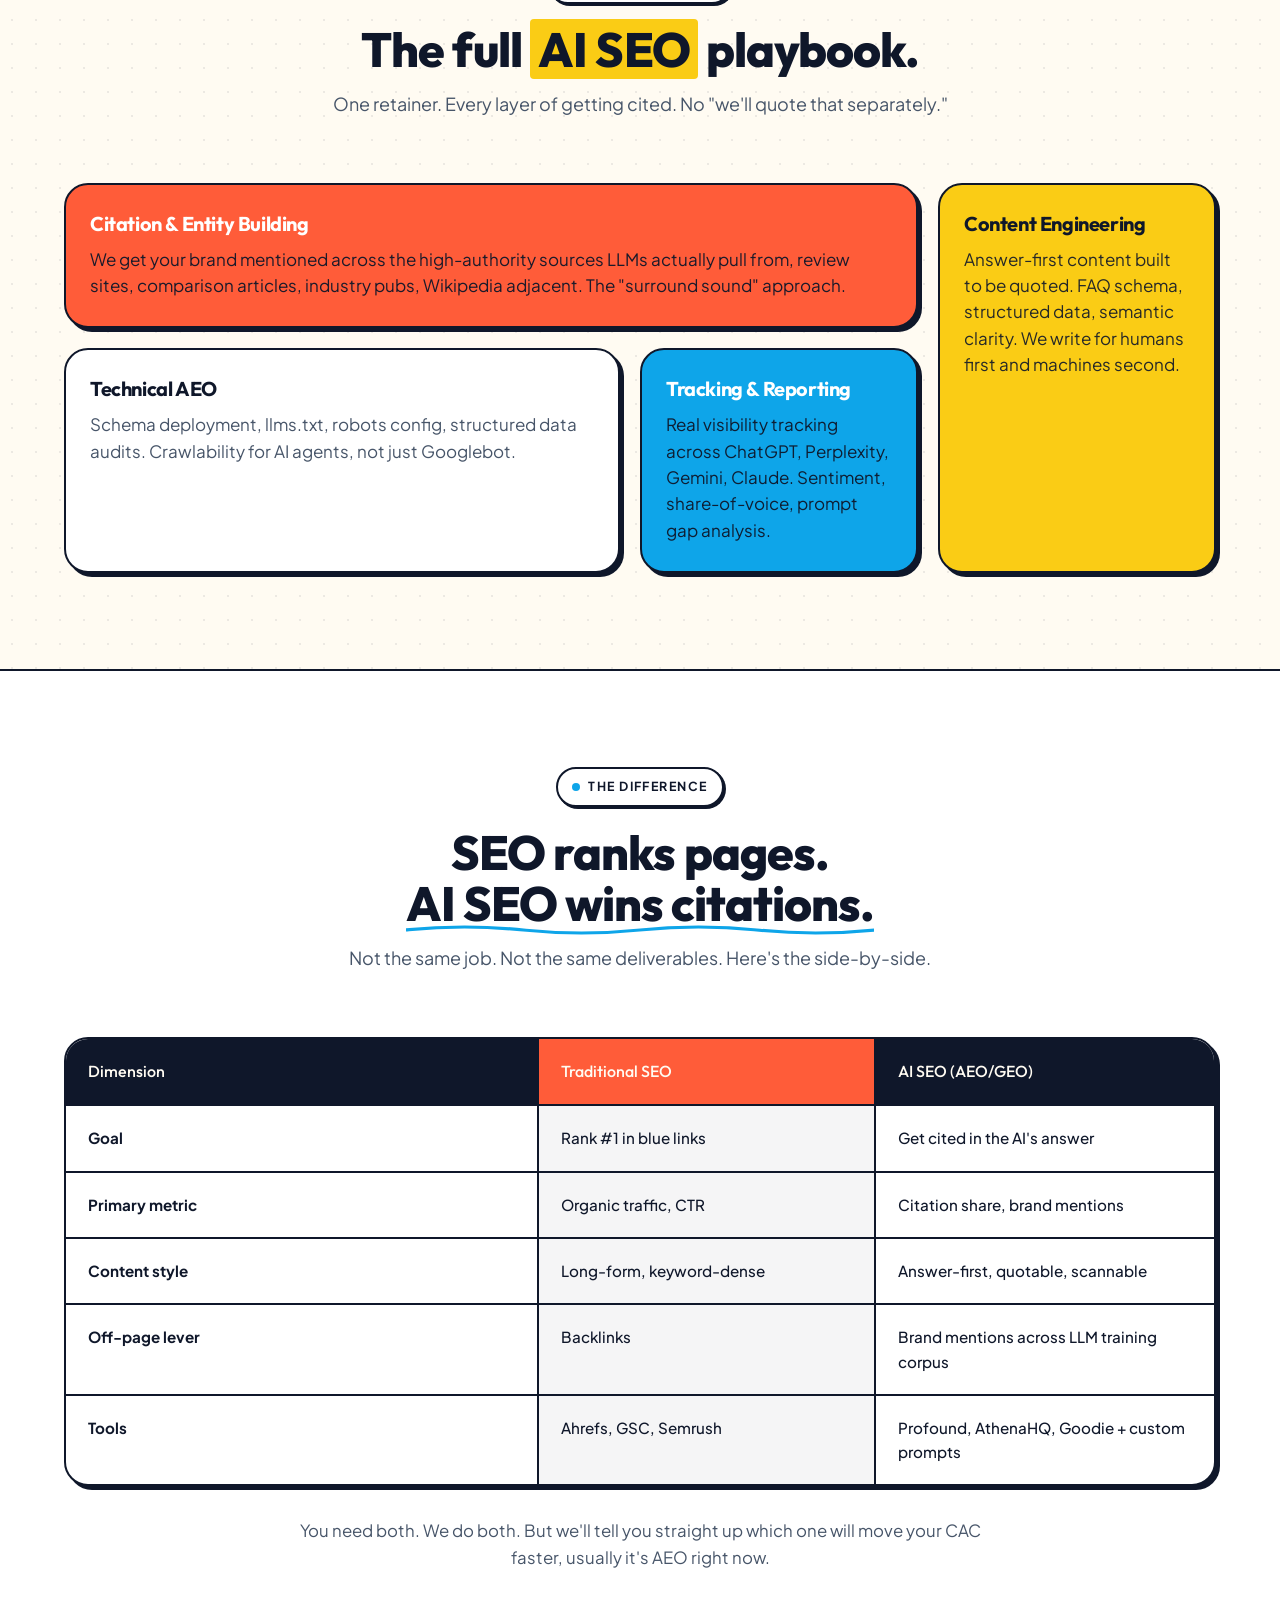
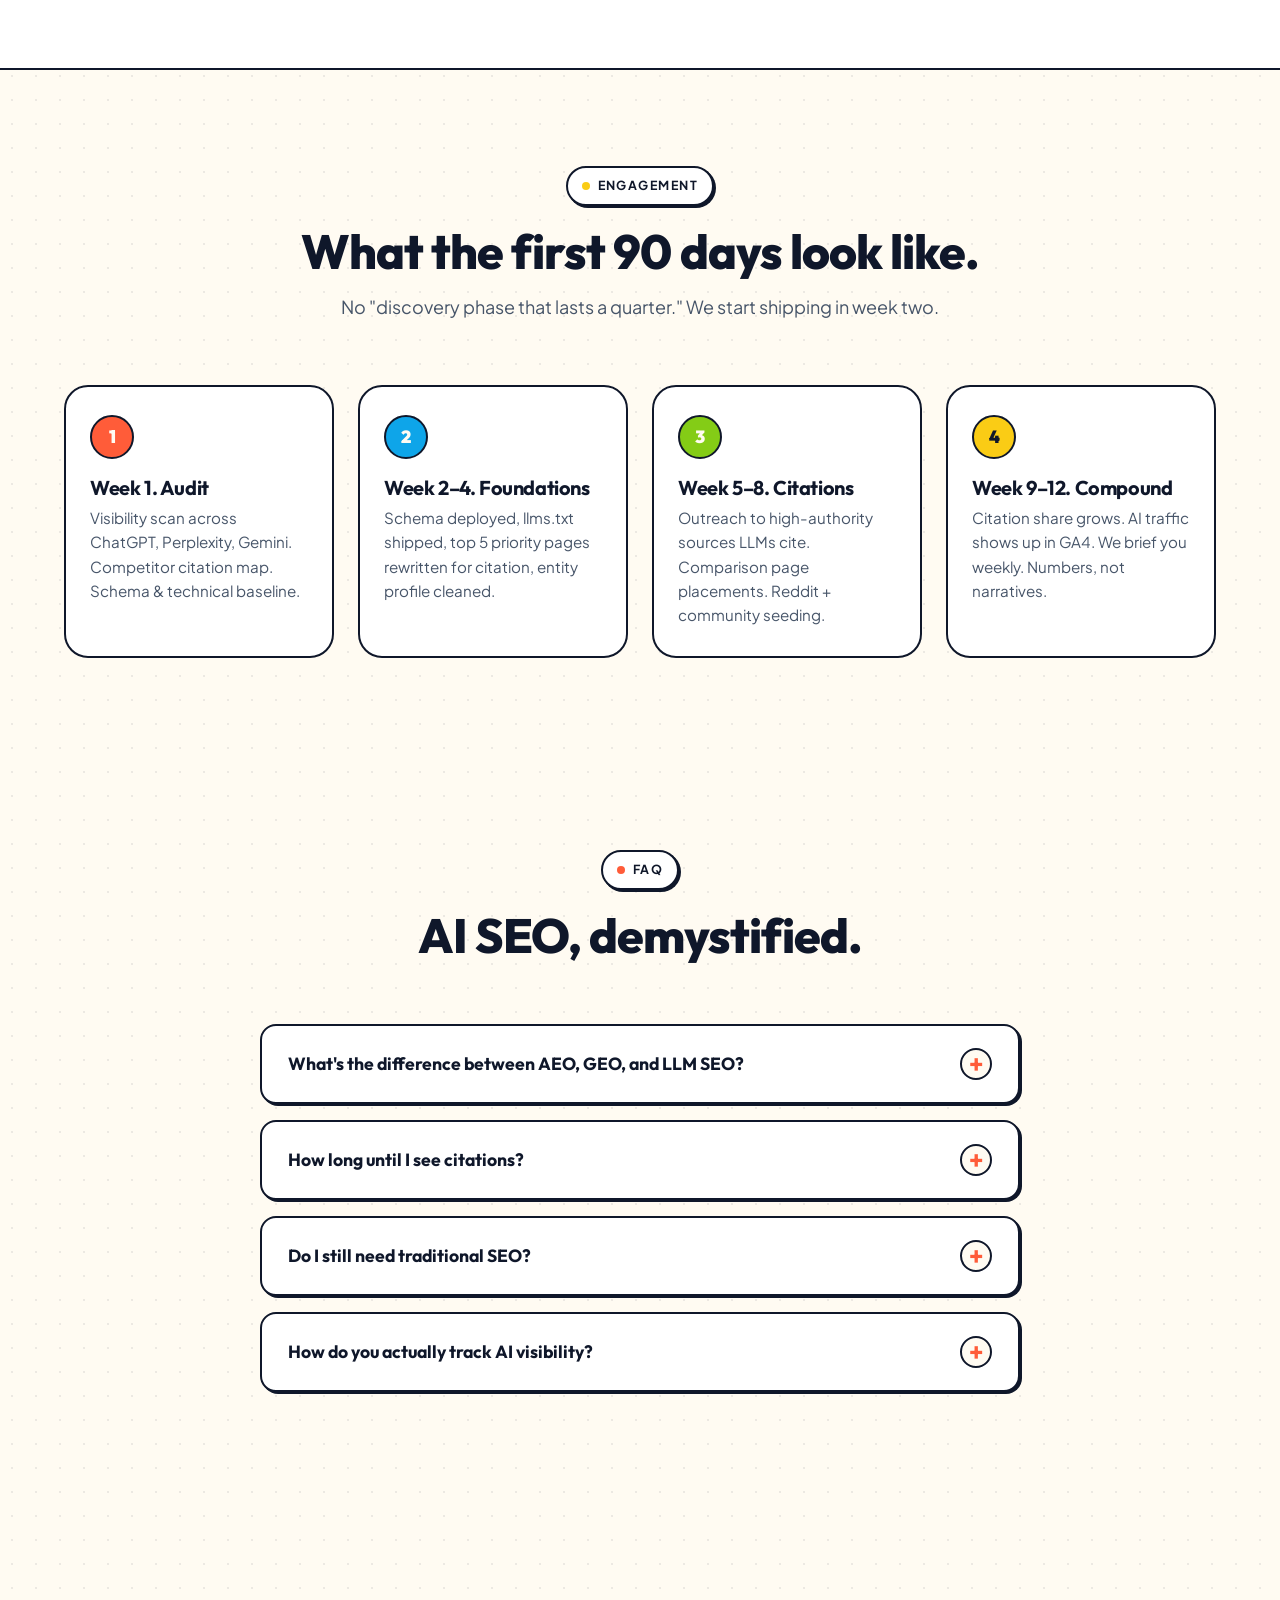
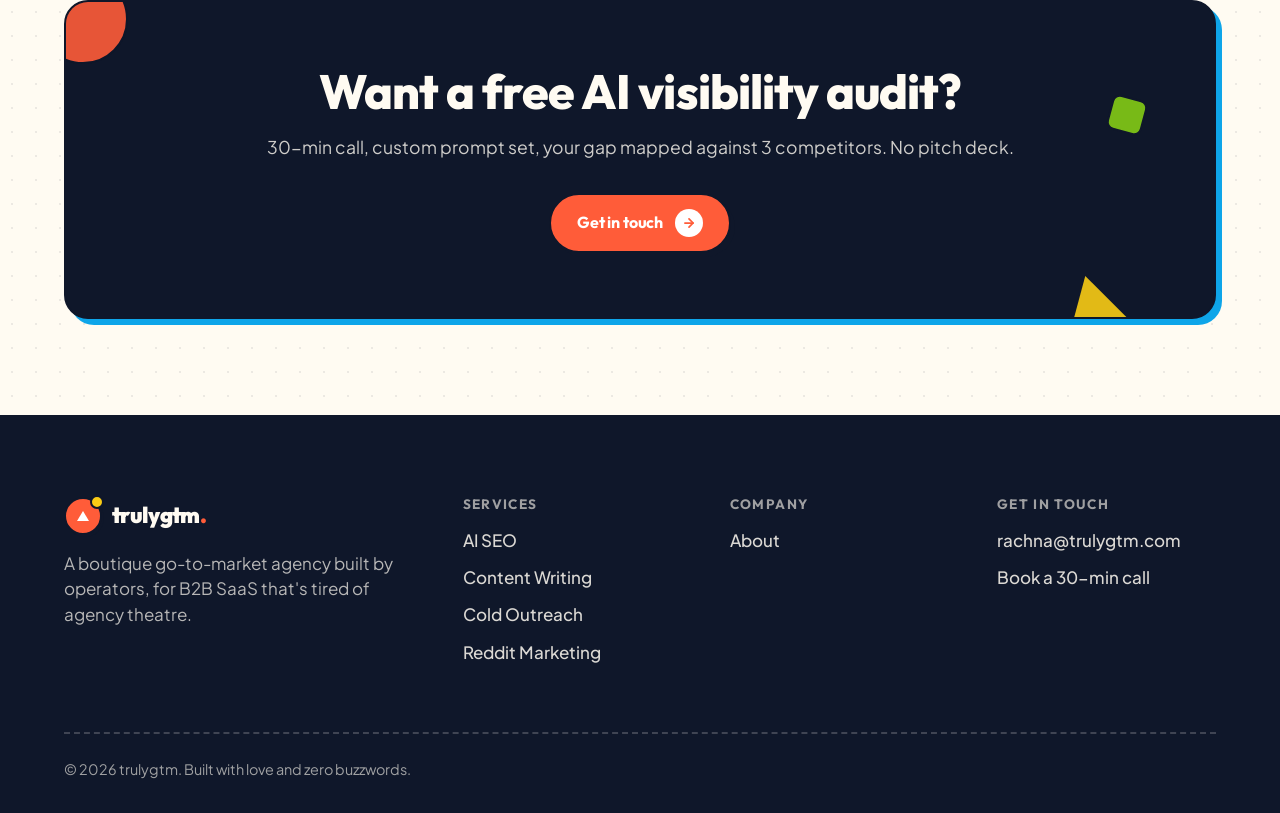
<file: ai-seo.html>
<!DOCTYPE html>
<html lang="en">
<head>
 <meta charset="UTF-8" />
 <meta name="viewport" content="width=device-width, initial-scale=1.0" />
 <title>AI SEO Agency | Get Cited in ChatGPT & AI Overviews</title>
 <meta name="description" content="AI SEO that gets B2B SaaS brands cited in ChatGPT, Perplexity, Gemini, and Google AI Overviews. AEO, GEO, LLM SEO, one playbook." />
  <link rel="icon" type="image/svg+xml" href="/favicon.svg" />
  <link rel="icon" type="image/x-icon" href="/favicon.ico" />
  <link rel="apple-touch-icon" sizes="180x180" href="/apple-touch-icon.png" />
 <link rel="stylesheet" href="styles.css" />
</head>
<body>

 <!-- ============ NAV ============ -->
 <nav class="nav">
 <div class="nav-inner">
 <a href="index.html" class="logo">
 <span class="logo-mark"></span>
 <span>trulygtm<span style="color: var(--accent);">.</span></span>
 </a>
 <ul class="nav-links">
 <li><a href="ai-seo.html" class="active">AI SEO</a></li>
 <li><a href="content-writing.html">Content</a></li>
 <li><a href="cold-outreach.html">Cold Outreach</a></li>
 <li><a href="reddit-marketing.html">Reddit</a></li>
 <li><a href="about.html">About</a></li>
 </ul>
 <div class="nav-cta">
 <a href="https://calendly.com/rachna-trulygtm/30min" target="_blank" rel="noopener" class="btn btn-primary">
          Get in touch
 <span class="arrow"><svg width="14" height="14" viewBox="0 0 24 24" fill="none" stroke="currentColor" stroke-width="3" stroke-linecap="round" stroke-linejoin="round"><path d="M5 12h14"/><path d="m12 5 7 7-7 7"/></svg></span>
 </a>
 <button class="menu-toggle" aria-label="Open menu">
 <svg width="22" height="22" viewBox="0 0 24 24" fill="none" stroke="currentColor" stroke-width="2.5" stroke-linecap="round"><line x1="4" y1="7" x2="20" y2="7"/><line x1="4" y1="12" x2="20" y2="12"/><line x1="4" y1="17" x2="20" y2="17"/></svg>
 </button>
 </div>
 </div>
 </nav>

 <!-- ============ HERO ============ -->
 <section class="service-hero">
 <!-- big background blob -->
 <div style="position: absolute; width: 480px; height: 480px; background: var(--accent); border: 2px solid var(--border); border-radius: 50%; top: -180px; right: -160px; opacity: 0.18;"></div>
 <div class="shape shape-circle float-shape" style="top: 18%; left: 6%; width: 24px; height: 24px; background: var(--secondary); animation-delay: -2s;"></div>
 <div class="shape shape-tri float-shape" style="bottom: 14%; right: 14%; animation-delay: -1s; border-bottom-color: var(--quaternary);"></div>

 <div class="container">
 <div class="service-hero-grid">
 <div class="hero-text">
 <span class="eyebrow"><span class="dot"></span> AI Search Visibility</span>
 <h1>Get cited inside <span class="squig">ChatGPT</span>, Perplexity & AI Overviews.</h1>
 <p class="lede">Also called AEO, GEO, or LLM SEO. We don't care what you call it, we care that when your buyer asks an AI for a recommendation, your brand is in the answer.</p>

 <div class="hero-actions">
 <a href="https://calendly.com/rachna-trulygtm/30min" target="_blank" rel="noopener" class="btn btn-primary">
              Get in touch
 <span class="arrow"><svg width="14" height="14" viewBox="0 0 24 24" fill="none" stroke="currentColor" stroke-width="3" stroke-linecap="round" stroke-linejoin="round"><path d="M5 12h14"/><path d="m12 5 7 7-7 7"/></svg></span>
 </a>
 <a href="#what-we-do" class="btn btn-secondary">See what's included</a>
 </div>

 <div class="tags" style="margin-top: 36px;">
 <span class="tag coral">AEO</span>
 <span class="tag sky">GEO</span>
 <span class="tag sun">LLM SEO</span>
 <span class="tag lime">AI Visibility</span>
 </div>
 </div>

 <!-- Right side: AI citation visualization -->
 <div style="position: relative;">
 <div style="background: var(--card); border: 2px solid var(--border); border-radius: var(--r-lg); padding: 28px; box-shadow: var(--pop-lg);">
 <div style="display: flex; gap: 8px; margin-bottom: 18px;">
 <span style="width: 12px; height: 12px; background: var(--accent); border-radius: 50%; border: 2px solid var(--border);"></span>
 <span style="width: 12px; height: 12px; background: var(--tertiary); border-radius: 50%; border: 2px solid var(--border);"></span>
 <span style="width: 12px; height: 12px; background: var(--quaternary); border-radius: 50%; border: 2px solid var(--border);"></span>
 </div>
 <div style="font-size: 0.78rem; font-weight: 700; text-transform: uppercase; letter-spacing: 0.1em; color: var(--muted-fg); margin-bottom: 10px;">Buyer asks ChatGPT</div>
 <div style="font-family: 'Outfit', sans-serif; font-weight: 700; font-size: 1.15rem; line-height: 1.3; margin-bottom: 18px;">"What's the best {category} for a B2B SaaS sales team of 10?"</div>
 <div style="border-top: 2px dashed var(--border); padding-top: 18px;">
 <div style="font-size: 0.78rem; font-weight: 700; text-transform: uppercase; letter-spacing: 0.1em; color: var(--muted-fg); margin-bottom: 10px;">ChatGPT replies</div>
 <div style="font-size: 0.95rem; line-height: 1.5; color: var(--fg);">
                "For B2B SaaS teams, I'd consider <span style="background: var(--tertiary); padding: 1px 6px; border-radius: 4px; font-weight: 700;">YourBrand</span>, it's frequently cited alongside the top players in the {category} space for its strong reviews and proven track record..."
 </div>
 <div style="display: inline-flex; align-items: center; gap: 6px; margin-top: 16px; padding: 6px 12px; background: var(--quaternary); border: 2px solid var(--border); border-radius: var(--r-full); font-size: 0.8rem; font-weight: 700;">
 <svg width="12" height="12" viewBox="0 0 24 24" fill="none" stroke="currentColor" stroke-width="3"><path d="M20 6 9 17l-5-5"/></svg>
                Cited as #1
 </div>
 </div>
 </div>
 </div>
 </div>
 </div>
 </section>

 <!-- ============ THE PROBLEM ============ -->
 <section style="background: var(--fg); color: var(--bg); border-top: 2px solid var(--border); border-bottom: 2px solid var(--border);">
 <div class="container">
 <div class="two-col">
 <div>
 <span class="eyebrow" style="background: var(--accent); color: white; border-color: var(--bg);"><span class="dot" style="background: var(--bg);"></span> The shift</span>
 <h2 style="color: var(--bg); margin: 18px 0 24px;">60% of Google searches now <span class="squig sun">end without a click.</span></h2>
 <p style="color: rgba(255, 251, 242, 0.8); font-size: 1.1rem; line-height: 1.55;">Buyers used to type queries and click 10 blue links. Now they ask ChatGPT, scroll an AI Overview, or get a Perplexity summary. If you're not in the answer, you don't exist.</p>
 <p style="color: rgba(255, 251, 242, 0.8); font-size: 1.1rem; line-height: 1.55; margin-top: 16px;">Traditional SEO won't fix this. The page rankings game and the citation game are different sports.</p>
 </div>
 <div>
 <div class="stats" style="grid-template-columns: 1fr 1fr; box-shadow: var(--pop-coral);">
 <div class="stat">
 <div class="stat-num" style="color: var(--accent);">2B+</div>
 <div class="stat-label" style="color: #FFFBF2 !important; opacity: 1; font-weight: 700; margin-top: 8px;">Monthly users on AI Overviews</div>
 <div style="color: rgba(255, 251, 242, 0.7); font-size: 0.85rem; line-height: 1.4; margin-top: 6px;">Most B2B SaaS buyers now see an AI summary before any blue link.</div>
 </div>
 <div class="stat">
 <div class="stat-num" style="color: var(--tertiary);">2.5B</div>
 <div class="stat-label" style="color: #FFFBF2 !important; opacity: 1; font-weight: 700; margin-top: 8px;">Daily prompts on ChatGPT</div>
 <div style="color: rgba(255, 251, 242, 0.7); font-size: 0.85rem; line-height: 1.4; margin-top: 6px;">Buyers ask ChatGPT for tool recommendations the same way they Google.</div>
 </div>
 <div class="stat">
 <div class="stat-num" style="color: var(--quaternary);">38%</div>
 <div class="stat-label" style="color: #FFFBF2 !important; opacity: 1; font-weight: 700; margin-top: 8px;">Click lift when AI cites you</div>
 <div style="color: rgba(255, 251, 242, 0.7); font-size: 0.85rem; line-height: 1.4; margin-top: 6px;">Get cited inside an AI answer and your traffic from that query jumps.</div>
 </div>
 <div class="stat">
 <div class="stat-num" style="color: var(--secondary);">~50%</div>
 <div class="stat-label" style="color: #FFFBF2 !important; opacity: 1; font-weight: 700; margin-top: 8px;">Drop in CTR for info queries</div>
 <div style="color: rgba(255, 251, 242, 0.7); font-size: 0.85rem; line-height: 1.4; margin-top: 6px;">Even if you rank #1, AI Overviews are halving the clicks you used to get.</div>
 </div>
 </div>
 </div>
 </div>
 </div>
 </section>

 <!-- ============ WHAT WE DO ============ -->
 <section id="what-we-do">
 <div class="container">
 <div class="section-head">
 <span class="eyebrow"><span class="dot"></span> What's included</span>
 <h2>The full <span class="highlight">AI SEO</span> playbook.</h2>
 <p>One retainer. Every layer of getting cited. No "we'll quote that separately."</p>
 </div>

 <div class="bento">
 <div class="bento-1">
 <h4 style="margin-bottom: 12px;">Citation & Entity Building</h4>
 <p style="opacity: 0.95; line-height: 1.55;">We get your brand mentioned across the high-authority sources LLMs actually pull from, review sites, comparison articles, industry pubs, Wikipedia adjacent. The "surround sound" approach.</p>
 </div>
 <div class="bento-2">
 <h4 style="margin-bottom: 12px;">Content Engineering</h4>
 <p style="opacity: 0.9; line-height: 1.55;">Answer-first content built to be quoted. FAQ schema, structured data, semantic clarity. We write for humans first and machines second.</p>
 </div>
 <div class="bento-3">
 <h4 style="margin-bottom: 12px;">Technical AEO</h4>
 <p style="color: var(--muted-fg); line-height: 1.55;">Schema deployment, llms.txt, robots config, structured data audits. Crawlability for AI agents, not just Googlebot.</p>
 </div>
 <div class="bento-4">
 <h4 style="margin-bottom: 12px;">Tracking & Reporting</h4>
 <p style="opacity: 0.95; line-height: 1.55;">Real visibility tracking across ChatGPT, Perplexity, Gemini, Claude. Sentiment, share-of-voice, prompt gap analysis.</p>
 </div>
 </div>
 </div>
 </section>

 <!-- ============ AEO vs SEO TABLE ============ -->
 <section style="background: var(--card); border-top: 2px solid var(--border); border-bottom: 2px solid var(--border);">
 <div class="container">
 <div class="section-head">
 <span class="eyebrow sky"><span class="dot"></span> The difference</span>
 <h2>SEO ranks pages. <br><span class="squig sky">AI SEO wins citations.</span></h2>
 <p>Not the same job. Not the same deliverables. Here's the side-by-side.</p>
 </div>

 <div class="compare">
 <div class="compare-row head">
 <div class="compare-cell">Dimension</div>
 <div class="compare-cell">Traditional SEO</div>
 <div class="compare-cell">AI SEO (AEO/GEO)</div>
 </div>
 <div class="compare-row">
 <div class="compare-cell"><strong>Goal</strong></div>
 <div class="compare-cell">Rank #1 in blue links</div>
 <div class="compare-cell">Get cited in the AI's answer</div>
 </div>
 <div class="compare-row">
 <div class="compare-cell"><strong>Primary metric</strong></div>
 <div class="compare-cell">Organic traffic, CTR</div>
 <div class="compare-cell">Citation share, brand mentions</div>
 </div>
 <div class="compare-row">
 <div class="compare-cell"><strong>Content style</strong></div>
 <div class="compare-cell">Long-form, keyword-dense</div>
 <div class="compare-cell">Answer-first, quotable, scannable</div>
 </div>
 <div class="compare-row">
 <div class="compare-cell"><strong>Off-page lever</strong></div>
 <div class="compare-cell">Backlinks</div>
 <div class="compare-cell">Brand mentions across LLM training corpus</div>
 </div>
 <div class="compare-row">
 <div class="compare-cell"><strong>Tools</strong></div>
 <div class="compare-cell">Ahrefs, GSC, Semrush</div>
 <div class="compare-cell">Profound, AthenaHQ, Goodie + custom prompts</div>
 </div>
 </div>

 <p style="text-align: center; max-width: 60ch; margin: 32px auto 0; color: var(--muted-fg); font-size: 1.05rem;">You need both. We do both. But we'll tell you straight up which one will move your CAC faster, usually it's AEO right now.</p>
 </div>
 </section>

 <!-- ============ PROCESS ============ -->
 <section>
 <div class="container">
 <div class="section-head">
 <span class="eyebrow sun"><span class="dot"></span> Engagement</span>
 <h2>What the first 90 days look like.</h2>
 <p>No "discovery phase that lasts a quarter." We start shipping in week two.</p>
 </div>

 <div class="steps">
 <div class="step" data-reveal>
 <div class="step-num">1</div>
 <h4>Week 1. Audit</h4>
 <p>Visibility scan across ChatGPT, Perplexity, Gemini. Competitor citation map. Schema & technical baseline.</p>
 </div>
 <div class="step" data-reveal>
 <div class="step-num">2</div>
 <h4>Week 2–4. Foundations</h4>
 <p>Schema deployed, llms.txt shipped, top 5 priority pages rewritten for citation, entity profile cleaned.</p>
 </div>
 <div class="step" data-reveal>
 <div class="step-num">3</div>
 <h4>Week 5–8. Citations</h4>
 <p>Outreach to high-authority sources LLMs cite. Comparison page placements. Reddit + community seeding.</p>
 </div>
 <div class="step" data-reveal>
 <div class="step-num">4</div>
 <h4>Week 9–12. Compound</h4>
 <p>Citation share grows. AI traffic shows up in GA4. We brief you weekly. Numbers, not narratives.</p>
 </div>
 </div>
 </div>
 </section>
 <!-- ============ FAQ ============ -->
 <section>
 <div class="container">
 <div class="section-head">
 <span class="eyebrow"><span class="dot"></span> FAQ</span>
 <h2>AI SEO, demystified.</h2>
 </div>

 <div class="faq">
 <details class="faq-item">
 <summary>What's the difference between AEO, GEO, and LLM SEO?</summary>
 <div class="faq-item-body">
            They're synonyms with marketing teams arguing about which one wins. AEO = Answer Engine Optimization (older term, more focused on featured snippets + AI). GEO = Generative Engine Optimization (newer term, broader). LLM SEO = literally optimizing for large language models. We use "AI SEO" as the umbrella because that's what buyers search for. The work is the same.
 </div>
 </details>
 <details class="faq-item">
 <summary>How long until I see citations?</summary>
 <div class="faq-item-body">
            For most B2B SaaS clients, first new citations appear in 30–45 days. Meaningful share-of-voice movement takes 60–90 days. AI-attributed traffic usually shows up in GA4 around week 8. Anyone promising "results in 30 days" is selling you vibes.
 </div>
 </details>
 <details class="faq-item">
 <summary>Do I still need traditional SEO?</summary>
 <div class="faq-item-body">
            Yes, and we do both. Most LLMs still draw heavily from Google's index, so ranking well organically is a leading indicator of getting cited. We treat it as one engagement, not two.
 </div>
 </details>
 <details class="faq-item">
 <summary>How do you actually track AI visibility?</summary>
 <div class="faq-item-body">
            We run a custom prompt set tailored to your buyer journey across ChatGPT, Perplexity, Gemini, and Claude, weekly. We track citation share, sentiment, position in answer, and competitor co-mentions. You see the dashboard. We don't keep it behind a paywall.
 </div>
 </details>
 </div>
 </div>
 </section>

 <!-- ============ CTA ============ -->
 <section>
 <div class="container">
 <div class="cta-banner" style="box-shadow: var(--pop-sky);">
 <div class="shape shape-circle" style="top: -28px; left: -28px; width: 90px; height: 90px; background: var(--accent);"></div>
 <div class="shape shape-tri" style="bottom: -10px; right: 8%; transform: rotate(-15deg); border-bottom-color: var(--tertiary);"></div>
 <div class="shape shape-square" style="top: 30%; right: 6%; width: 36px; height: 36px; background: var(--quaternary); transform: rotate(15deg);"></div>

 <h2>Want a free AI visibility audit?</h2>
 <p>30-min call, custom prompt set, your gap mapped against 3 competitors. No pitch deck.</p>
 <a href="https://calendly.com/rachna-trulygtm/30min" target="_blank" rel="noopener" class="btn btn-primary">
          Get in touch
 <span class="arrow"><svg width="14" height="14" viewBox="0 0 24 24" fill="none" stroke="currentColor" stroke-width="3" stroke-linecap="round" stroke-linejoin="round"><path d="M5 12h14"/><path d="m12 5 7 7-7 7"/></svg></span>
 </a>
 </div>
 </div>
 </section>

 <!-- ============ FOOTER ============ -->
 <footer>
 <div class="container">
 <div class="footer-grid">
 <div>
 <a href="index.html" class="logo" style="color: var(--bg);">
 <span class="logo-mark"></span>
 <span>trulygtm<span style="color: var(--accent);">.</span></span>
 </a>
 <p class="footer-tagline">A boutique go-to-market agency built by operators, for B2B SaaS that's tired of agency theatre.</p>
 </div>
 <div>
 <h5>Services</h5>
 <ul>
 <li><a href="ai-seo.html">AI SEO</a></li>
 <li><a href="content-writing.html">Content Writing</a></li>
 <li><a href="cold-outreach.html">Cold Outreach</a></li>
 <li><a href="reddit-marketing.html">Reddit Marketing</a></li>
 </ul>
 </div>
 <div>
 <h5>Company</h5>
 <ul>
 <li><a href="about.html">About</a></li>
 </ul>
 </div>
 <div>
 <h5>Get in touch</h5>
 <ul>
 <li><a href="mailto:rachna@trulygtm.com">rachna@trulygtm.com</a></li>
 <li><a href="https://calendly.com/rachna-trulygtm/30min" target="_blank" rel="noopener">Book a 30-min call</a></li>
 </ul>
 </div>
 </div>
 <div class="footer-bottom">
 <span>© 2026 trulygtm. Built with love and zero buzzwords.</span>
 </div>
 </div>
 </footer>

 <script src="main.js"></script>
</body>
</html>
</file>
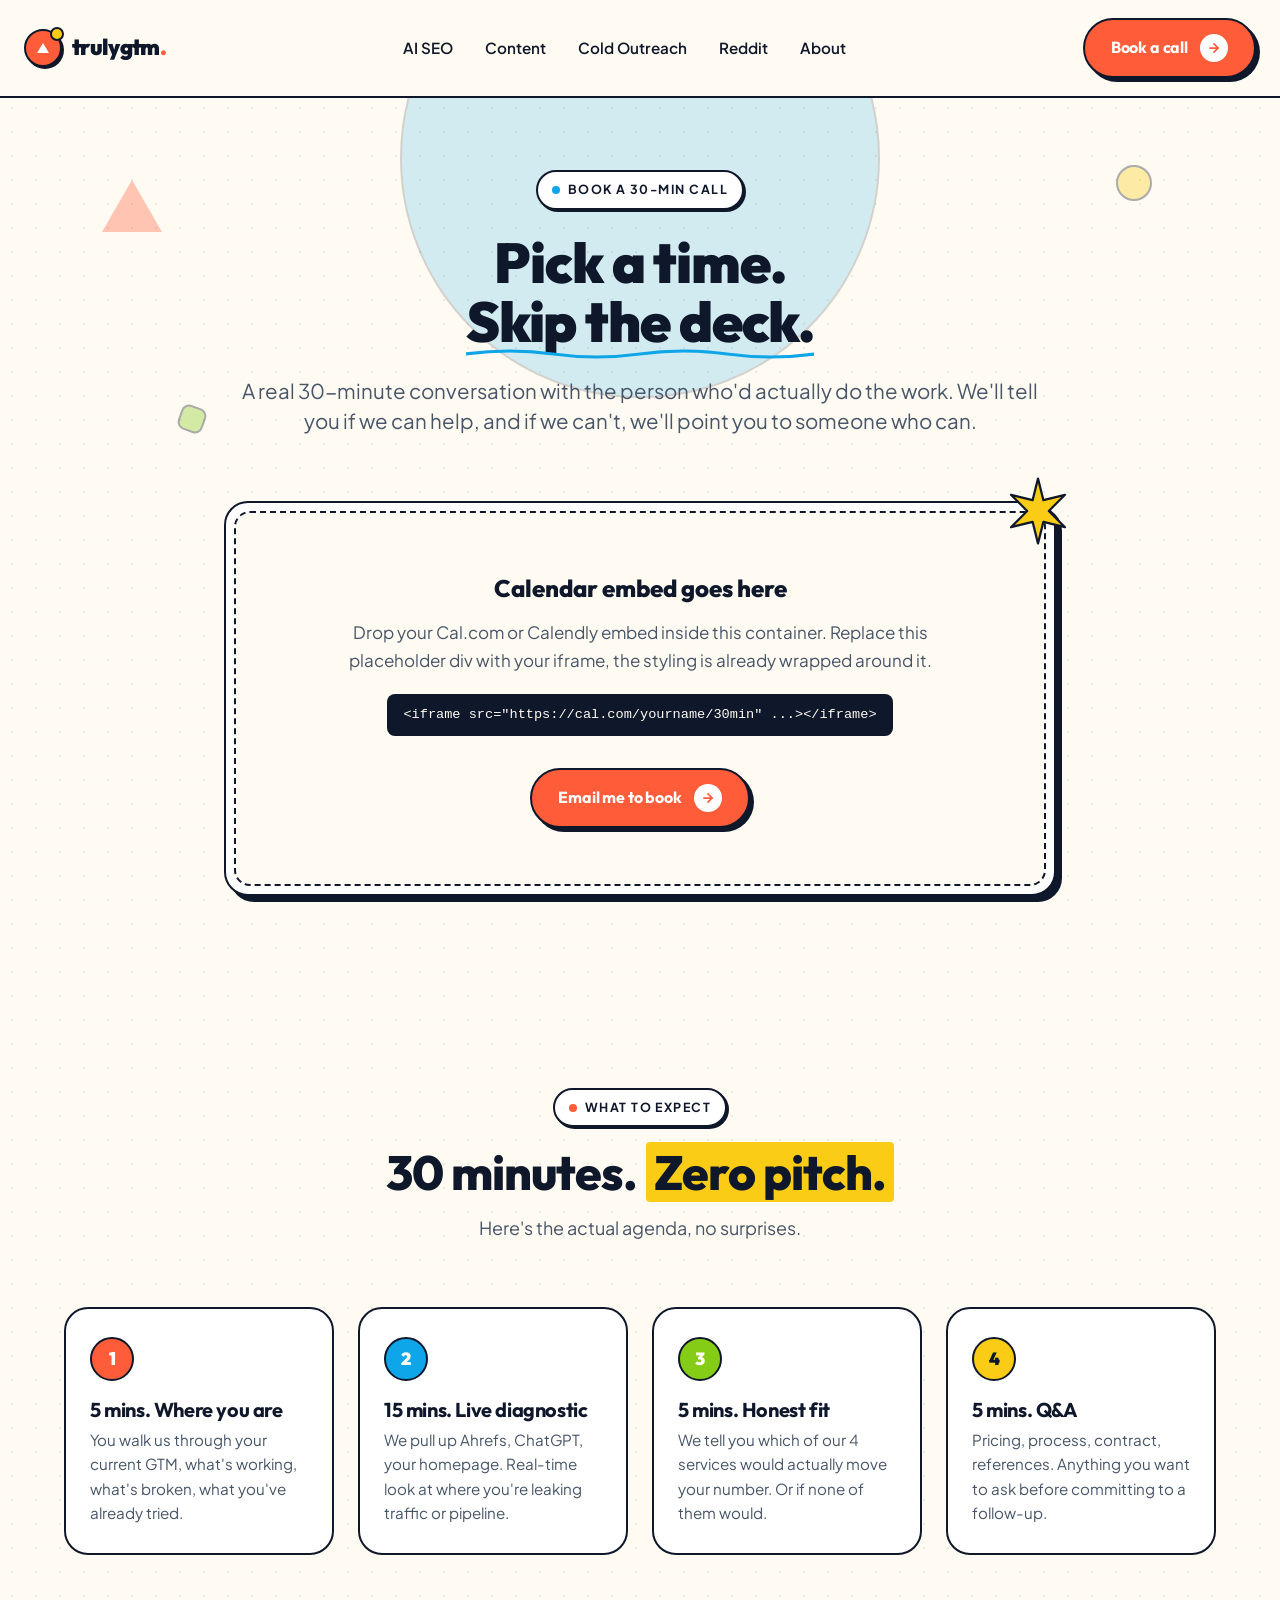
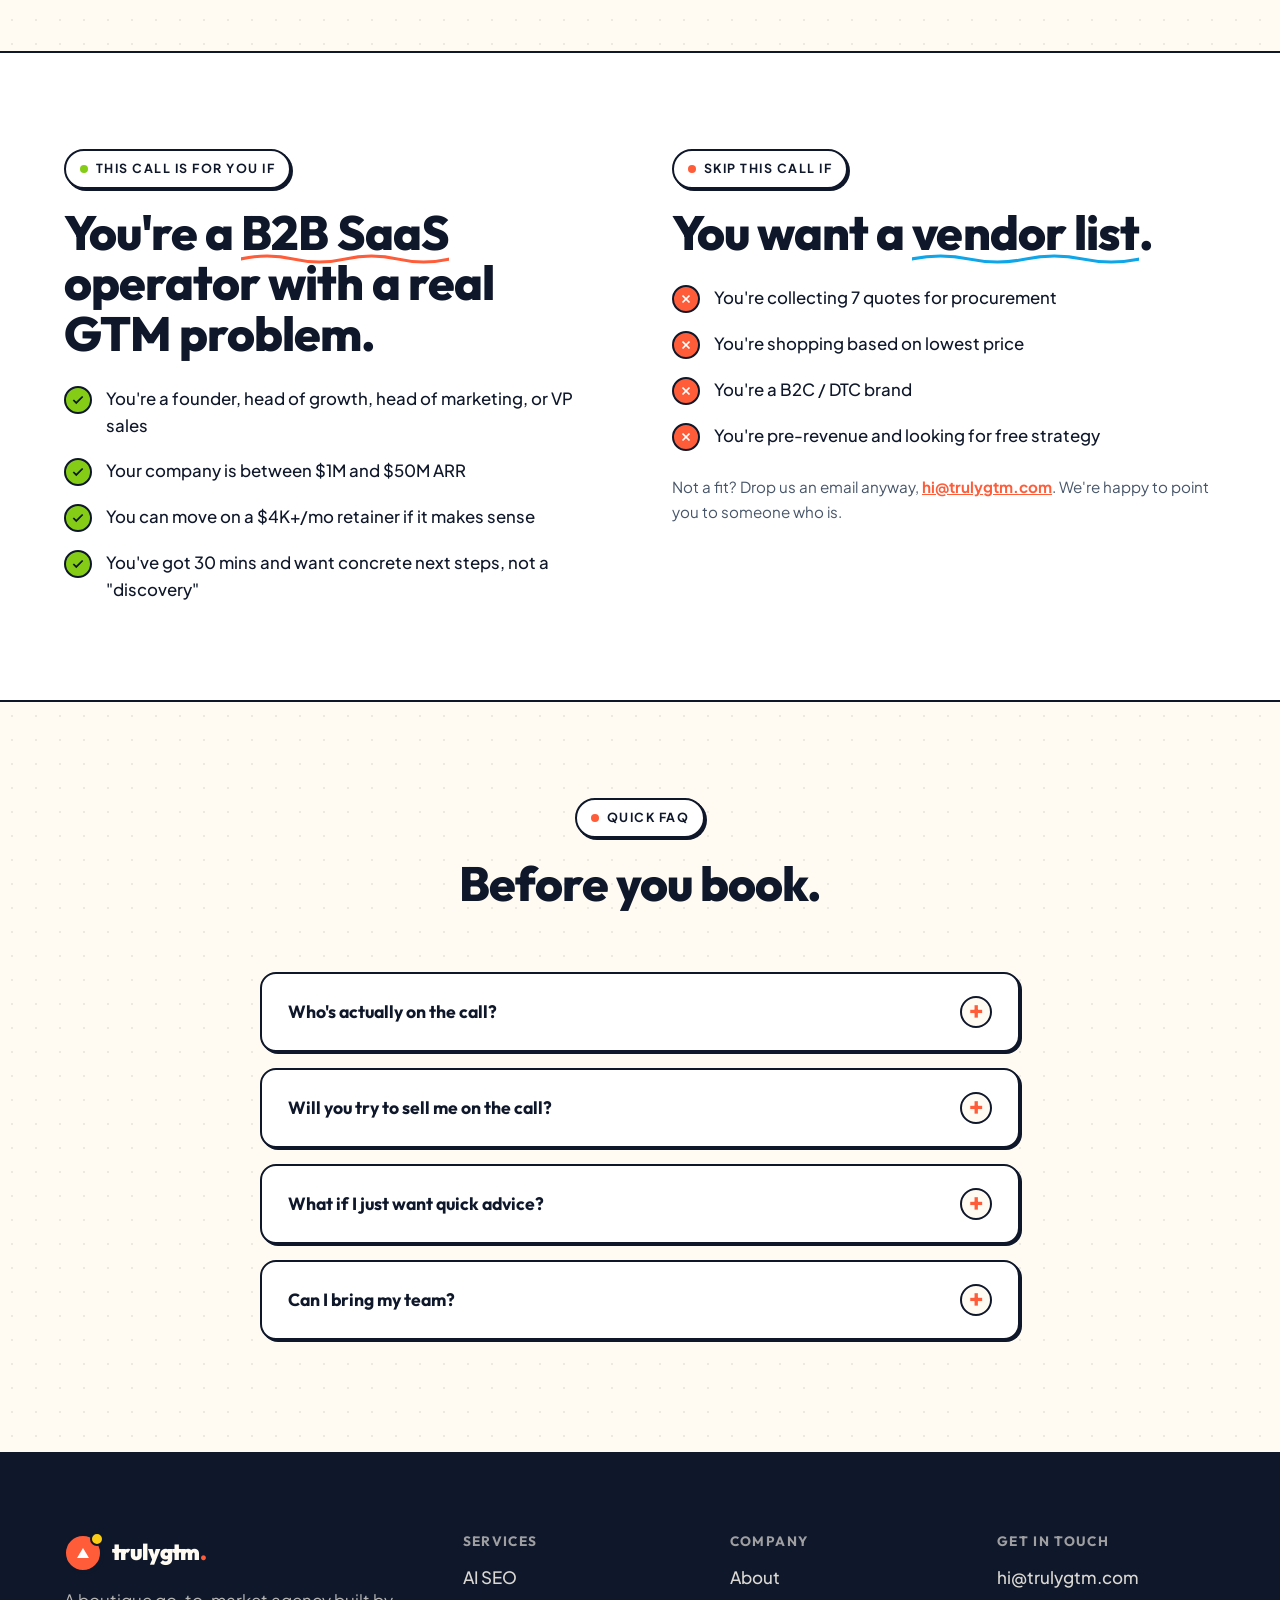
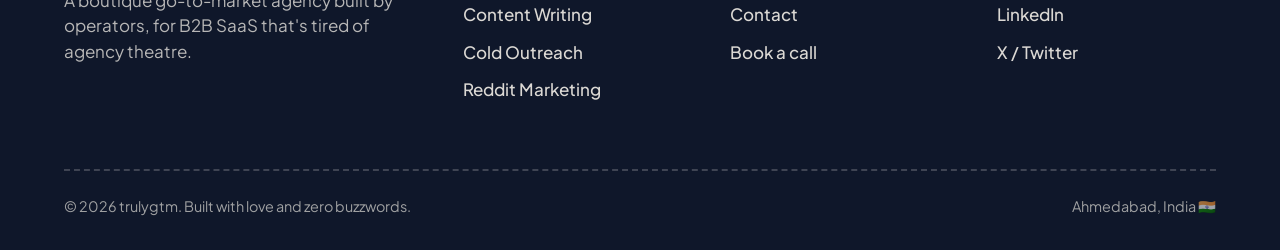
<file: book-a-call.html>
<!DOCTYPE html>
<html lang="en">
<head>
 <meta charset="UTF-8" />
 <meta name="viewport" content="width=device-width, initial-scale=1.0" />
 <meta name="robots" content="noindex, nofollow" />
 <title>Book a Free 30-Min GTM Audit Call | trulygtm</title>
 <meta name="description" content="Book a free 30-minute call with trulygtm. Live GTM diagnostic, honest fit check, no pitch deck. The person doing the work is the person on the call." />
 <link rel="stylesheet" href="styles.css" />
</head>
<body>

 <nav class="nav">
 <div class="nav-inner">
 <a href="index.html" class="logo">
 <span class="logo-mark"></span>
 <span>trulygtm<span style="color: var(--accent);">.</span></span>
 </a>
 <ul class="nav-links">
 <li><a href="ai-seo.html">AI SEO</a></li>
 <li><a href="content-writing.html">Content</a></li>
 <li><a href="cold-outreach.html">Cold Outreach</a></li>
 <li><a href="reddit-marketing.html">Reddit</a></li>
 <li><a href="about.html">About</a></li>
 </ul>
 <div class="nav-cta">
 <a href="book-a-call.html" class="btn btn-primary">Book a call
 <span class="arrow"><svg width="14" height="14" viewBox="0 0 24 24" fill="none" stroke="currentColor" stroke-width="3" stroke-linecap="round" stroke-linejoin="round"><path d="M5 12h14"/><path d="m12 5 7 7-7 7"/></svg></span>
 </a>
 <button class="menu-toggle" aria-label="Open menu">
 <svg width="22" height="22" viewBox="0 0 24 24" fill="none" stroke="currentColor" stroke-width="2.5" stroke-linecap="round"><line x1="4" y1="7" x2="20" y2="7"/><line x1="4" y1="12" x2="20" y2="12"/><line x1="4" y1="17" x2="20" y2="17"/></svg>
 </button>
 </div>
 </div>
 </nav>

 <!-- HERO -->
 <section class="service-hero" style="text-align: center; padding-bottom: 32px;">
 <div style="position: absolute; width: 480px; height: 480px; background: var(--secondary); border: 2px solid var(--border); border-radius: 50%; top: -180px; left: 50%; transform: translateX(-50%); opacity: 0.18; z-index: 0;"></div>

 <div class="shape shape-tri float-shape" style="top: 22%; left: 8%; border-bottom-color: var(--accent); animation-delay: -2s;"></div>
 <div class="shape shape-circle float-shape" style="top: 18%; right: 10%; width: 36px; height: 36px; background: var(--tertiary); animation-delay: -1s;"></div>
 <div class="shape shape-square float-shape" style="bottom: 10%; left: 14%; width: 26px; height: 26px; background: var(--quaternary); transform: rotate(20deg); animation-delay: -3s;"></div>

 <div class="container-narrow" style="position: relative; z-index: 2;">
 <span class="eyebrow sky"><span class="dot"></span> Book a 30-min call</span>
 <h1 style="margin: 24px 0;">Pick a time. <br><span class="squig sky">Skip the deck.</span></h1>
 <p class="lede" style="margin: 0 auto;">A real 30-minute conversation with the person who'd actually do the work. We'll tell you if we can help, and if we can't, we'll point you to someone who can.</p>
 </div>
 </section>

 <!-- CALENDAR EMBED -->
 <section style="padding-top: 32px;">
 <div class="container-narrow">
 <div style="background: var(--card); border: 2px solid var(--border); border-radius: var(--r-lg); padding: 8px; box-shadow: var(--pop-lg); position: relative;">
 <!-- Star sticker on top -->
 <div class="spin-slow" style="position: absolute; top: -28px; right: -20px; width: 72px; height: 72px; z-index: 3;">
 <svg viewBox="0 0 80 80" xmlns="http://www.w3.org/2000/svg">
 <path d="M40 4 L46 28 L70 22 L52 40 L70 58 L46 52 L40 76 L34 52 L10 58 L28 40 L10 22 L34 28 Z" fill="#FACC15" stroke="#0F172A" stroke-width="2.5" stroke-linejoin="round"/>
 </svg>
 </div>

 <!-- Replace this iframe with your actual Cal.com / Calendly embed -->
 <div style="background: var(--bg); border-radius: var(--r-md); padding: 56px 32px; text-align: center; border: 2px dashed var(--border);">
 <div style="font-family: 'Outfit', sans-serif; font-weight: 800; font-size: 1.5rem; margin-bottom: 12px;">Calendar embed goes here</div>
 <p style="color: var(--muted-fg); margin-bottom: 20px; max-width: 50ch; margin-left: auto; margin-right: auto;">Drop your Cal.com or Calendly embed inside this container. Replace this placeholder div with your iframe, the styling is already wrapped around it.</p>
 <code style="background: var(--fg); color: var(--bg); padding: 10px 16px; border-radius: var(--r-sm); font-size: 0.85rem; display: inline-block;">&lt;iframe src="https://cal.com/yourname/30min" ...&gt;&lt;/iframe&gt;</code>

 <!-- Fallback CTA while no embed -->
 <div style="margin-top: 32px;">
 <a href="mailto:hi@trulygtm.com?subject=Booking a call" class="btn btn-primary">
              Email me to book
 <span class="arrow"><svg width="14" height="14" viewBox="0 0 24 24" fill="none" stroke="currentColor" stroke-width="3" stroke-linecap="round" stroke-linejoin="round"><path d="M5 12h14"/><path d="m12 5 7 7-7 7"/></svg></span>
 </a>
 </div>
 </div>
 </div>
 </div>
 </section>

 <!-- WHAT TO EXPECT -->
 <section>
 <div class="container">
 <div class="section-head">
 <span class="eyebrow"><span class="dot"></span> What to expect</span>
 <h2>30 minutes. <span class="highlight">Zero pitch.</span></h2>
 <p>Here's the actual agenda, no surprises.</p>
 </div>

 <div class="steps">
 <div class="step" data-reveal>
 <div class="step-num">1</div>
 <h4>5 mins. Where you are</h4>
 <p>You walk us through your current GTM, what's working, what's broken, what you've already tried.</p>
 </div>
 <div class="step" data-reveal>
 <div class="step-num">2</div>
 <h4>15 mins. Live diagnostic</h4>
 <p>We pull up Ahrefs, ChatGPT, your homepage. Real-time look at where you're leaking traffic or pipeline.</p>
 </div>
 <div class="step" data-reveal>
 <div class="step-num">3</div>
 <h4>5 mins. Honest fit</h4>
 <p>We tell you which of our 4 services would actually move your number. Or if none of them would.</p>
 </div>
 <div class="step" data-reveal>
 <div class="step-num">4</div>
 <h4>5 mins. Q&A</h4>
 <p>Pricing, process, contract, references. Anything you want to ask before committing to a follow-up.</p>
 </div>
 </div>
 </div>
 </section>

 <!-- WHO BOOKS THIS -->
 <section style="background: var(--card); border-top: 2px solid var(--border); border-bottom: 2px solid var(--border);">
 <div class="container">
 <div class="two-col">
 <div>
 <span class="eyebrow lime" style="--accent: var(--quaternary);"><span class="dot"></span> This call is for you if</span>
 <h2 style="margin: 18px 0 28px;">You're a <span class="squig">B2B SaaS</span> operator with a real GTM problem.</h2>
 <ul class="feature-list">
 <li>
 <span class="check"><svg width="14" height="14" viewBox="0 0 24 24" fill="none" stroke="currentColor" stroke-width="3"><path d="M20 6 9 17l-5-5"/></svg></span>
              You're a founder, head of growth, head of marketing, or VP sales
 </li>
 <li>
 <span class="check"><svg width="14" height="14" viewBox="0 0 24 24" fill="none" stroke="currentColor" stroke-width="3"><path d="M20 6 9 17l-5-5"/></svg></span>
              Your company is between $1M and $50M ARR
 </li>
 <li>
 <span class="check"><svg width="14" height="14" viewBox="0 0 24 24" fill="none" stroke="currentColor" stroke-width="3"><path d="M20 6 9 17l-5-5"/></svg></span>
              You can move on a $4K+/mo retainer if it makes sense
 </li>
 <li>
 <span class="check"><svg width="14" height="14" viewBox="0 0 24 24" fill="none" stroke="currentColor" stroke-width="3"><path d="M20 6 9 17l-5-5"/></svg></span>
              You've got 30 mins and want concrete next steps, not a "discovery"
 </li>
 </ul>
 </div>

 <div>
 <span class="eyebrow"><span class="dot"></span> Skip this call if</span>
 <h2 style="margin: 18px 0 28px;">You want a <span class="squig sky">vendor list</span>.</h2>
 <ul class="feature-list">
 <li>
 <span class="check" style="background: var(--accent); color: white;"><svg width="14" height="14" viewBox="0 0 24 24" fill="none" stroke="currentColor" stroke-width="3"><line x1="18" y1="6" x2="6" y2="18"/><line x1="6" y1="6" x2="18" y2="18"/></svg></span>
              You're collecting 7 quotes for procurement
 </li>
 <li>
 <span class="check" style="background: var(--accent); color: white;"><svg width="14" height="14" viewBox="0 0 24 24" fill="none" stroke="currentColor" stroke-width="3"><line x1="18" y1="6" x2="6" y2="18"/><line x1="6" y1="6" x2="18" y2="18"/></svg></span>
              You're shopping based on lowest price
 </li>
 <li>
 <span class="check" style="background: var(--accent); color: white;"><svg width="14" height="14" viewBox="0 0 24 24" fill="none" stroke="currentColor" stroke-width="3"><line x1="18" y1="6" x2="6" y2="18"/><line x1="6" y1="6" x2="18" y2="18"/></svg></span>
              You're a B2C / DTC brand
 </li>
 <li>
 <span class="check" style="background: var(--accent); color: white;"><svg width="14" height="14" viewBox="0 0 24 24" fill="none" stroke="currentColor" stroke-width="3"><line x1="18" y1="6" x2="6" y2="18"/><line x1="6" y1="6" x2="18" y2="18"/></svg></span>
              You're pre-revenue and looking for free strategy
 </li>
 </ul>
 <p style="color: var(--muted-fg); margin-top: 24px; font-size: 0.95rem;">Not a fit? Drop us an email anyway, <a href="mailto:hi@trulygtm.com" style="color: var(--accent); font-weight: 700; text-decoration: underline;">hi@trulygtm.com</a>. We're happy to point you to someone who is.</p>
 </div>
 </div>
 </div>
 </section>

 <!-- FAQ -->
 <section>
 <div class="container">
 <div class="section-head">
 <span class="eyebrow"><span class="dot"></span> Quick FAQ</span>
 <h2>Before you book.</h2>
 </div>
 <div class="faq">
 <details class="faq-item">
 <summary>Who's actually on the call?</summary>
 <div class="faq-item-body">
            Akash, the founder. Not an SDR, not a sales rep, not an account manager. The person doing the work is the person on the call.
 </div>
 </details>
 <details class="faq-item">
 <summary>Will you try to sell me on the call?</summary>
 <div class="faq-item-body">
            No. We'll tell you if we can help and roughly what it would cost. If you want to move forward we send a scoping doc afterwards. No pitch deck, no urgency tactics.
 </div>
 </details>
 <details class="faq-item">
 <summary>What if I just want quick advice?</summary>
 <div class="faq-item-body">
            Totally fine. Plenty of calls end with us giving 2–3 actionable suggestions and the person not hiring us. We treat the 30 mins as useful regardless.
 </div>
 </details>
 <details class="faq-item">
 <summary>Can I bring my team?</summary>
 <div class="faq-item-body">
            Yes, up to 3 people from your side. More than that and the call becomes a meeting, which doesn't help anyone.
 </div>
 </details>
 </div>
 </div>
 </section>

 <footer>
 <div class="container">
 <div class="footer-grid">
 <div>
 <a href="index.html" class="logo" style="color: var(--bg);">
 <span class="logo-mark"></span>
 <span>trulygtm<span style="color: var(--accent);">.</span></span>
 </a>
 <p class="footer-tagline">A boutique go-to-market agency built by operators, for B2B SaaS that's tired of agency theatre.</p>
 </div>
 <div>
 <h5>Services</h5>
 <ul>
 <li><a href="ai-seo.html">AI SEO</a></li>
 <li><a href="content-writing.html">Content Writing</a></li>
 <li><a href="cold-outreach.html">Cold Outreach</a></li>
 <li><a href="reddit-marketing.html">Reddit Marketing</a></li>
 </ul>
 </div>
 <div>
 <h5>Company</h5>
 <ul>
 <li><a href="about.html">About</a></li>
 <li><a href="contact.html">Contact</a></li>
 <li><a href="book-a-call.html">Book a call</a></li>
 </ul>
 </div>
 <div>
 <h5>Get in touch</h5>
 <ul>
 <li><a href="mailto:hi@trulygtm.com">hi@trulygtm.com</a></li>
 <li><a href="#">LinkedIn</a></li>
 <li><a href="#">X / Twitter</a></li>
 </ul>
 </div>
 </div>
 <div class="footer-bottom">
 <span>© 2026 trulygtm. Built with love and zero buzzwords.</span>
 <span>Ahmedabad, India 🇮🇳</span>
 </div>
 </div>
 </footer>

 <script src="main.js"></script>
</body>
</html>
</file>
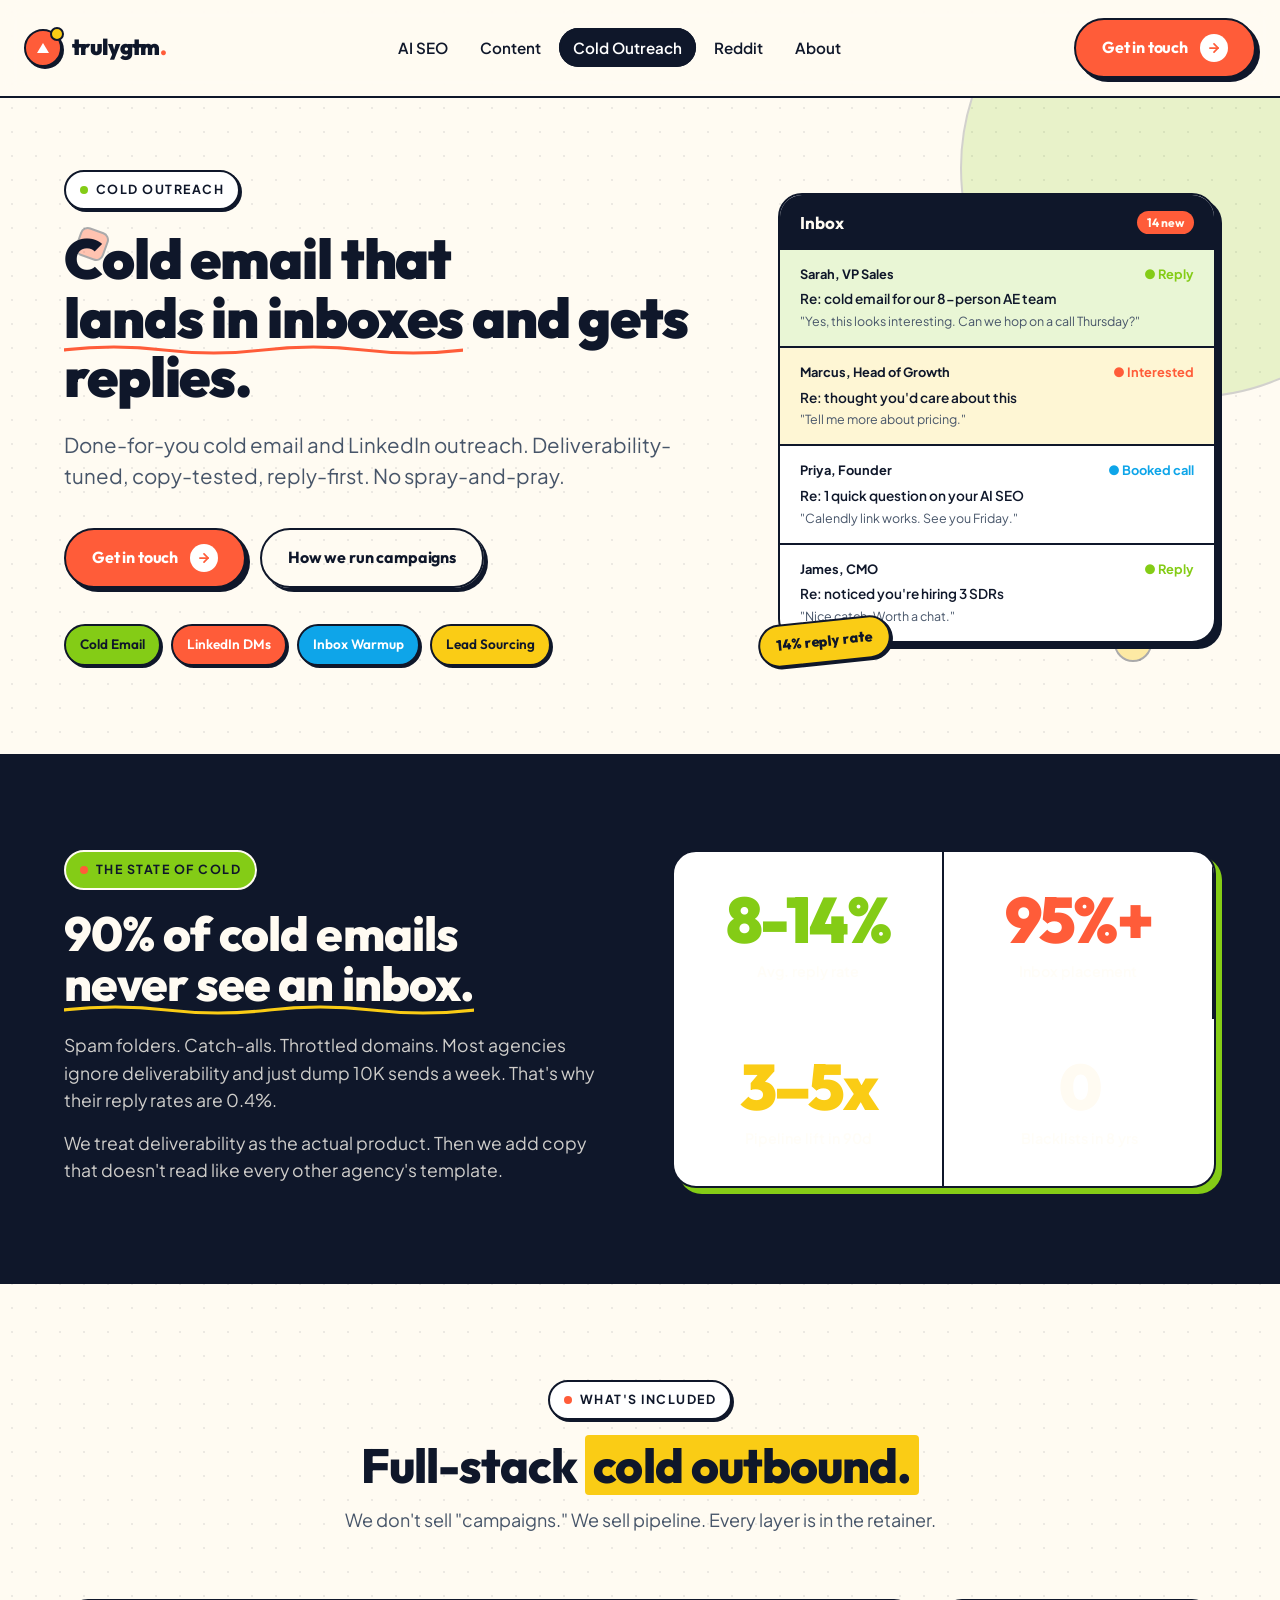
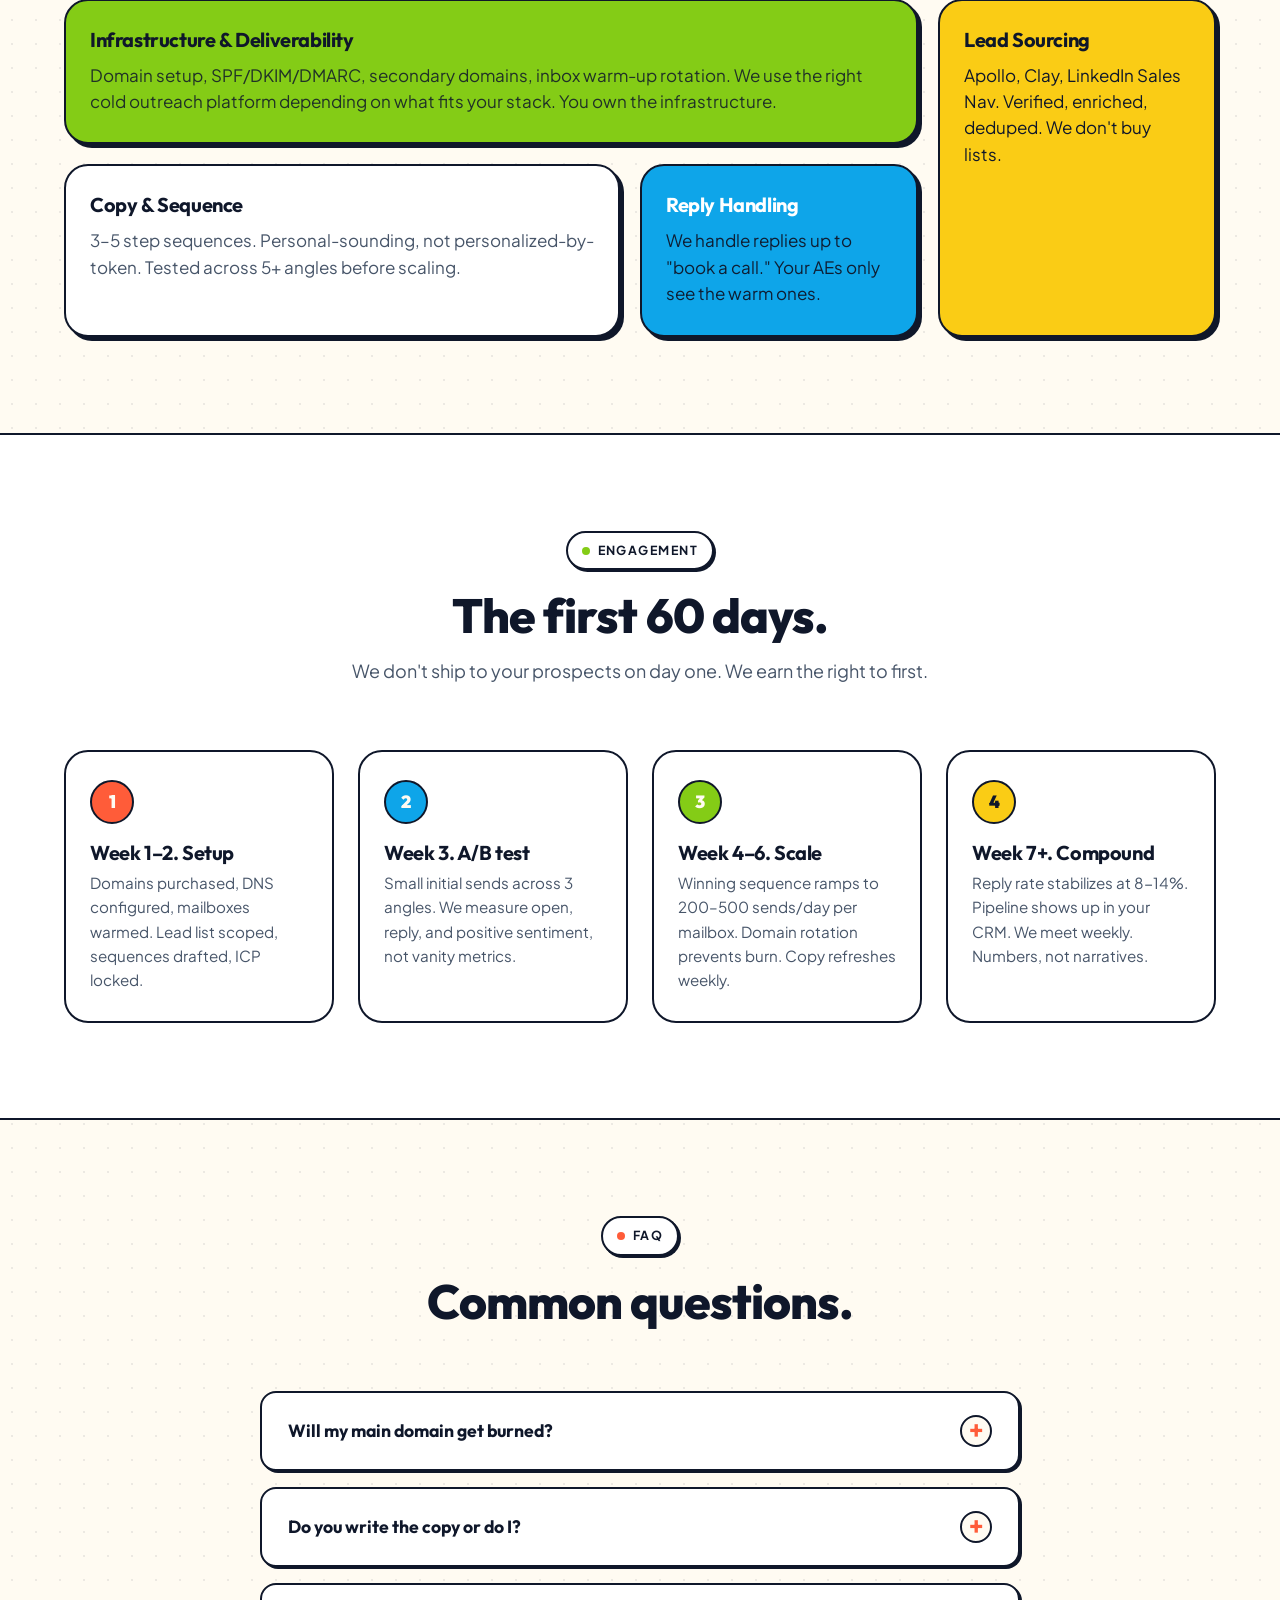
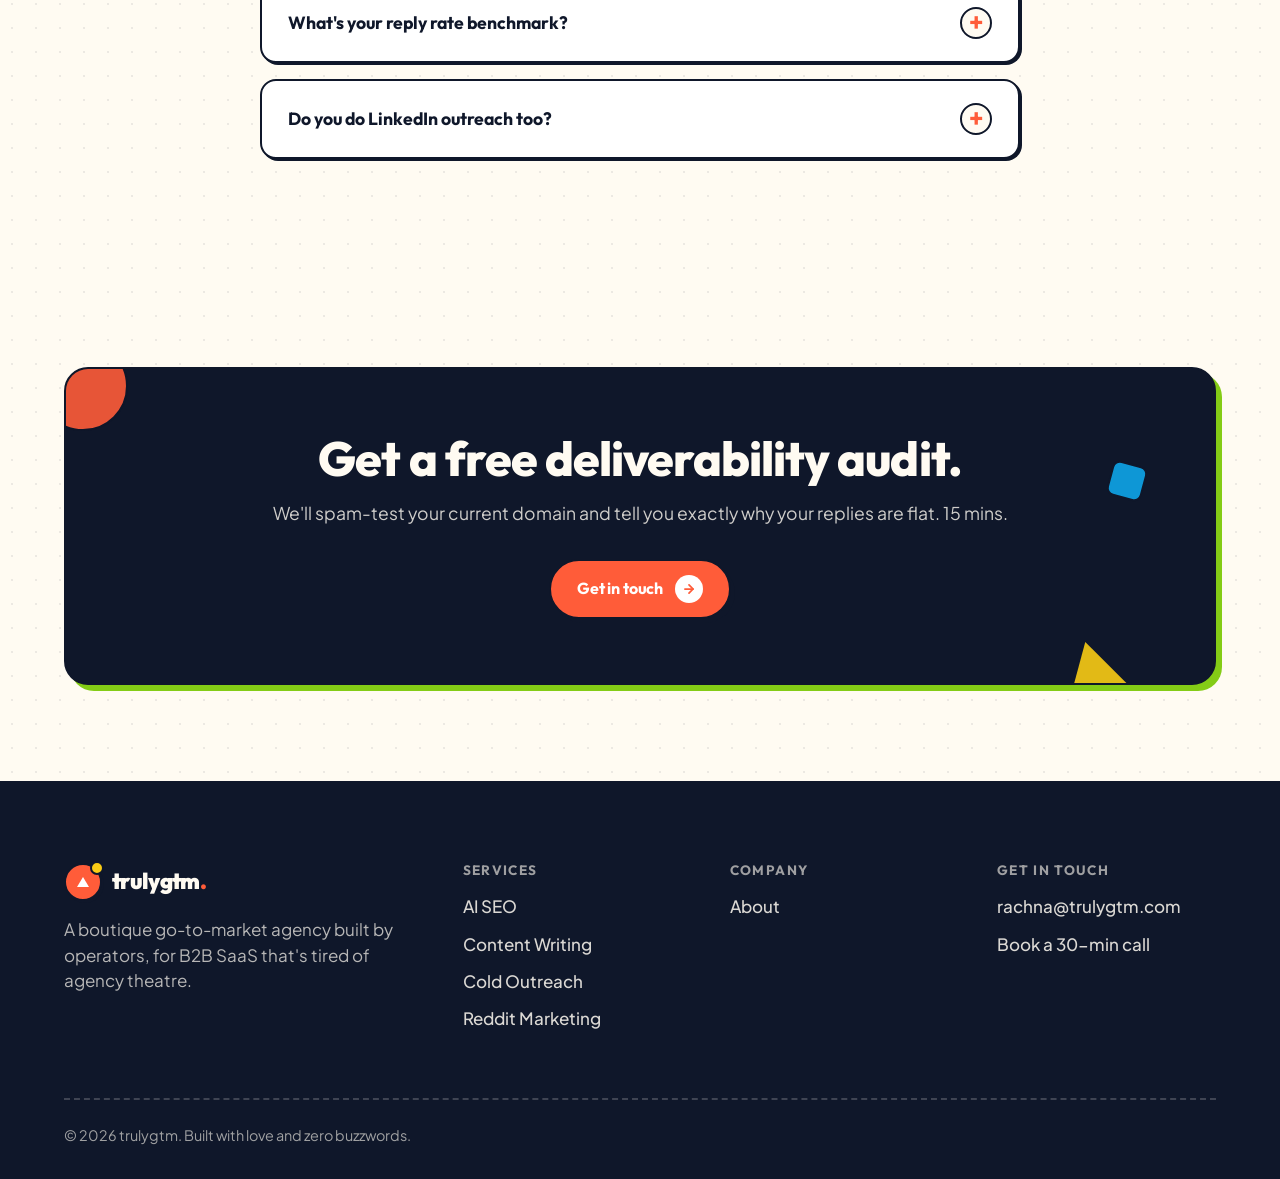
<file: cold-outreach.html>
<!DOCTYPE html>
<html lang="en">
<head>
 <meta charset="UTF-8" />
 <meta name="viewport" content="width=device-width, initial-scale=1.0" />
 <title>Cold Outreach Agency for B2B SaaS | trulygtm</title>
 <meta name="description" content="Done-for-you cold email and LinkedIn outreach for B2B SaaS. Deliverability-tuned, copy-tested, ICP-targeted. Real reply rates, not spray-and-pray." />
  <link rel="icon" type="image/svg+xml" href="/favicon.svg" />
  <link rel="icon" type="image/x-icon" href="/favicon.ico" />
  <link rel="apple-touch-icon" sizes="180x180" href="/apple-touch-icon.png" />
 <link rel="stylesheet" href="styles.css" />
</head>
<body>

 <nav class="nav">
 <div class="nav-inner">
 <a href="index.html" class="logo">
 <span class="logo-mark"></span>
 <span>trulygtm<span style="color: var(--accent);">.</span></span>
 </a>
 <ul class="nav-links">
 <li><a href="ai-seo.html">AI SEO</a></li>
 <li><a href="content-writing.html">Content</a></li>
 <li><a href="cold-outreach.html" class="active">Cold Outreach</a></li>
 <li><a href="reddit-marketing.html">Reddit</a></li>
 <li><a href="about.html">About</a></li>
 </ul>
 <div class="nav-cta">
 <a href="https://calendly.com/rachna-trulygtm/30min" target="_blank" rel="noopener" class="btn btn-primary">Get in touch
 <span class="arrow"><svg width="14" height="14" viewBox="0 0 24 24" fill="none" stroke="currentColor" stroke-width="3" stroke-linecap="round" stroke-linejoin="round"><path d="M5 12h14"/><path d="m12 5 7 7-7 7"/></svg></span>
 </a>
 <button class="menu-toggle" aria-label="Open menu">
 <svg width="22" height="22" viewBox="0 0 24 24" fill="none" stroke="currentColor" stroke-width="2.5" stroke-linecap="round"><line x1="4" y1="7" x2="20" y2="7"/><line x1="4" y1="12" x2="20" y2="12"/><line x1="4" y1="17" x2="20" y2="17"/></svg>
 </button>
 </div>
 </div>
 </nav>

 <!-- HERO -->
 <section class="service-hero">
 <div style="position: absolute; width: 460px; height: 460px; background: var(--quaternary); border: 2px solid var(--border); border-radius: 50%; top: -160px; right: -140px; opacity: 0.18;"></div>
 <div class="shape shape-square float-shape" style="top: 20%; left: 6%; width: 30px; height: 30px; background: var(--accent); transform: rotate(20deg); animation-delay: -2s;"></div>
 <div class="shape shape-circle float-shape" style="bottom: 14%; right: 10%; width: 38px; height: 38px; background: var(--tertiary); animation-delay: -1s;"></div>

 <div class="container">
 <div class="service-hero-grid">
 <div class="hero-text">
 <span class="eyebrow lime"><span class="dot"></span> Cold Outreach</span>
 <h1>Cold email that <span class="squig">lands in inboxes</span> and gets replies.</h1>
 <p class="lede">Done-for-you cold email and LinkedIn outreach. Deliverability-tuned, copy-tested, reply-first. No spray-and-pray.</p>
 <div class="hero-actions">
 <a href="https://calendly.com/rachna-trulygtm/30min" target="_blank" rel="noopener" class="btn btn-primary">Get in touch
 <span class="arrow"><svg width="14" height="14" viewBox="0 0 24 24" fill="none" stroke="currentColor" stroke-width="3" stroke-linecap="round" stroke-linejoin="round"><path d="M5 12h14"/><path d="m12 5 7 7-7 7"/></svg></span>
 </a>
 <a href="#what-we-do" class="btn btn-secondary">How we run campaigns</a>
 </div>
 <div class="tags" style="margin-top: 36px;">
 <span class="tag lime">Cold Email</span>
 <span class="tag coral">LinkedIn DMs</span>
 <span class="tag sky">Inbox Warmup</span>
 <span class="tag sun">Lead Sourcing</span>
 </div>
 </div>

 <!-- Visual: inbox mockup -->
 <div style="position: relative;">
 <div style="background: var(--card); border: 2px solid var(--border); border-radius: var(--r-lg); overflow: hidden; box-shadow: var(--pop-lg);">
 <div style="background: var(--fg); color: var(--bg); padding: 14px 20px; font-family: 'Outfit', sans-serif; font-weight: 700; display: flex; justify-content: space-between; align-items: center;">
 <span>Inbox</span>
 <span style="background: var(--accent); padding: 2px 10px; border-radius: var(--r-full); font-size: 0.75rem;">14 new</span>
 </div>
 <!-- email rows -->
 <div style="padding: 14px 20px; border-bottom: 2px solid var(--border); background: rgba(132, 204, 22, 0.18);">
 <div style="display: flex; justify-content: space-between; font-size: 0.8rem; font-weight: 700; margin-bottom: 4px;">
 <span>Sarah, VP Sales</span>
 <span style="color: var(--quaternary);">● Reply</span>
 </div>
 <div style="font-size: 0.85rem; font-weight: 600;">Re: cold email for our 8-person AE team</div>
 <div style="font-size: 0.78rem; color: var(--muted-fg); margin-top: 2px;">"Yes, this looks interesting. Can we hop on a call Thursday?"</div>
 </div>
 <div style="padding: 14px 20px; border-bottom: 2px solid var(--border); background: rgba(250, 204, 21, 0.18);">
 <div style="display: flex; justify-content: space-between; font-size: 0.8rem; font-weight: 700; margin-bottom: 4px;">
 <span>Marcus, Head of Growth</span>
 <span style="color: var(--accent);">● Interested</span>
 </div>
 <div style="font-size: 0.85rem; font-weight: 600;">Re: thought you'd care about this</div>
 <div style="font-size: 0.78rem; color: var(--muted-fg); margin-top: 2px;">"Tell me more about pricing."</div>
 </div>
 <div style="padding: 14px 20px; border-bottom: 2px solid var(--border);">
 <div style="display: flex; justify-content: space-between; font-size: 0.8rem; font-weight: 700; margin-bottom: 4px;">
 <span>Priya, Founder</span>
 <span style="color: var(--secondary);">● Booked call</span>
 </div>
 <div style="font-size: 0.85rem; font-weight: 600;">Re: 1 quick question on your AI SEO</div>
 <div style="font-size: 0.78rem; color: var(--muted-fg); margin-top: 2px;">"Calendly link works. See you Friday."</div>
 </div>
 <div style="padding: 14px 20px;">
 <div style="display: flex; justify-content: space-between; font-size: 0.8rem; font-weight: 700; margin-bottom: 4px;">
 <span>James, CMO</span>
 <span style="color: var(--quaternary);">● Reply</span>
 </div>
 <div style="font-size: 0.85rem; font-weight: 600;">Re: noticed you're hiring 3 SDRs</div>
 <div style="font-size: 0.78rem; color: var(--muted-fg); margin-top: 2px;">"Nice catch. Worth a chat."</div>
 </div>
 </div>
 <!-- floating badge -->
 <div style="position: absolute; bottom: -20px; left: -20px; background: var(--tertiary); border: 2px solid var(--border); border-radius: var(--r-full); padding: 8px 16px; font-family: 'Outfit', sans-serif; font-weight: 800; font-size: 0.9rem; box-shadow: var(--pop-sm); transform: rotate(-6deg);">
            14% reply rate
 </div>
 </div>
 </div>
 </div>
 </section>

 <!-- THE PROBLEM -->
 <section style="background: var(--fg); color: var(--bg);">
 <div class="container">
 <div class="two-col">
 <div>
 <span class="eyebrow" style="background: var(--quaternary); color: var(--fg); border-color: var(--bg);"><span class="dot"></span> The state of cold</span>
 <h2 style="color: var(--bg); margin: 18px 0 24px;">90% of cold emails <span class="squig sun">never see an inbox.</span></h2>
 <p style="color: rgba(255, 251, 242, 0.8); font-size: 1.1rem; line-height: 1.55;">Spam folders. Catch-alls. Throttled domains. Most agencies ignore deliverability and just dump 10K sends a week. That's why their reply rates are 0.4%.</p>
 <p style="color: rgba(255, 251, 242, 0.8); font-size: 1.1rem; line-height: 1.55; margin-top: 16px;">We treat deliverability as the actual product. Then we add copy that doesn't read like every other agency's template.</p>
 </div>
 <div>
 <div class="stats" style="grid-template-columns: 1fr 1fr; box-shadow: var(--pop-lime);">
 <div class="stat"><div class="stat-num" style="color: var(--quaternary);">8-14%</div><div class="stat-label" style="color: rgba(255, 251, 242, 0.6);">Avg. reply rate</div></div>
 <div class="stat"><div class="stat-num" style="color: var(--accent);">95%+</div><div class="stat-label" style="color: rgba(255, 251, 242, 0.6);">Inbox placement</div></div>
 <div class="stat"><div class="stat-num" style="color: var(--tertiary);">3–5x</div><div class="stat-label" style="color: rgba(255, 251, 242, 0.6);">Pipeline lift in 90d</div></div>
 <div class="stat"><div class="stat-num" style="color: var(--bg);">0</div><div class="stat-label" style="color: rgba(255, 251, 242, 0.6);">Blacklists in 8 yrs</div></div>
 </div>
 </div>
 </div>
 </div>
 </section>

 <!-- WHAT'S INCLUDED -->
 <section id="what-we-do">
 <div class="container">
 <div class="section-head">
 <span class="eyebrow"><span class="dot"></span> What's included</span>
 <h2>Full-stack <span class="highlight">cold outbound.</span></h2>
 <p>We don't sell "campaigns." We sell pipeline. Every layer is in the retainer.</p>
 </div>

 <div class="bento">
 <div class="bento-1" style="background: var(--quaternary); color: var(--fg);">
 <h4 style="color: var(--fg); margin-bottom: 12px;">Infrastructure & Deliverability</h4>
 <p style="color: var(--fg); opacity: 0.85; line-height: 1.55;">Domain setup, SPF/DKIM/DMARC, secondary domains, inbox warm-up rotation. We use the right cold outreach platform depending on what fits your stack. You own the infrastructure.</p>
 </div>
 <div class="bento-2">
 <h4 style="margin-bottom: 12px;">Lead Sourcing</h4>
 <p style="color: var(--fg); line-height: 1.55;">Apollo, Clay, LinkedIn Sales Nav. Verified, enriched, deduped. We don't buy lists.</p>
 </div>
 <div class="bento-3">
 <h4 style="margin-bottom: 12px;">Copy & Sequence</h4>
 <p style="color: var(--muted-fg); line-height: 1.55;">3–5 step sequences. Personal-sounding, not personalized-by-token. Tested across 5+ angles before scaling.</p>
 </div>
 <div class="bento-4">
 <h4 style="margin-bottom: 12px;">Reply Handling</h4>
 <p style="opacity: 0.95; line-height: 1.55;">We handle replies up to "book a call." Your AEs only see the warm ones.</p>
 </div>
 </div>
 </div>
 </section>

 <!-- PROCESS -->
 <section style="background: var(--card); border-top: 2px solid var(--border); border-bottom: 2px solid var(--border);">
 <div class="container">
 <div class="section-head">
 <span class="eyebrow lime" style="--accent: var(--quaternary);"><span class="dot"></span> Engagement</span>
 <h2>The first 60 days.</h2>
 <p>We don't ship to your prospects on day one. We earn the right to first.</p>
 </div>

 <div class="steps">
 <div class="step" data-reveal>
 <div class="step-num">1</div>
 <h4>Week 1–2. Setup</h4>
 <p>Domains purchased, DNS configured, mailboxes warmed. Lead list scoped, sequences drafted, ICP locked.</p>
 </div>
 <div class="step" data-reveal>
 <div class="step-num">2</div>
 <h4>Week 3. A/B test</h4>
 <p>Small initial sends across 3 angles. We measure open, reply, and positive sentiment, not vanity metrics.</p>
 </div>
 <div class="step" data-reveal>
 <div class="step-num">3</div>
 <h4>Week 4–6. Scale</h4>
 <p>Winning sequence ramps to 200–500 sends/day per mailbox. Domain rotation prevents burn. Copy refreshes weekly.</p>
 </div>
 <div class="step" data-reveal>
 <div class="step-num">4</div>
 <h4>Week 7+. Compound</h4>
 <p>Reply rate stabilizes at 8-14%. Pipeline shows up in your CRM. We meet weekly. Numbers, not narratives.</p>
 </div>
 </div>
 </div>
 </section>
 <!-- FAQ -->
 <section>
 <div class="container">
 <div class="section-head">
 <span class="eyebrow"><span class="dot"></span> FAQ</span>
 <h2>Common questions.</h2>
 </div>
 <div class="faq">
 <details class="faq-item">
 <summary>Will my main domain get burned?</summary>
 <div class="faq-item-body">
            No. We never send cold from your primary domain. We buy and warm 2–4 secondary domains (e.g. tryyourbrand.com, getyourbrand.io) and route all cold sending through them. Your main domain stays clean for marketing and transactional email.
 </div>
 </details>
 <details class="faq-item">
 <summary>Do you write the copy or do I?</summary>
 <div class="faq-item-body">
            We write it. We sit on a 60-min call with you (or your founder/CRO) to capture how you actually talk about the product, then we draft. You approve before anything sends. Ongoing copy refreshes are included.
 </div>
 </details>
 <details class="faq-item">
 <summary>What's your reply rate benchmark?</summary>
 <div class="faq-item-body">
            8-14% for B2B SaaS targeting mid-market. Higher for ICP-narrow campaigns; lower for broad SMB. Anyone promising 20%+ is either lying or counting auto-replies.
 </div>
 </details>
 <details class="faq-item">
 <summary>Do you do LinkedIn outreach too?</summary>
 <div class="faq-item-body">
            Yes, and we run cold email + LinkedIn as one orchestrated sequence. Email step 1, LinkedIn connect step 2, email step 3, LinkedIn DM step 4. Multi-channel always outperforms single-channel.
 </div>
 </details>
 </div>
 </div>
 </section>

 <!-- CTA -->
 <section>
 <div class="container">
 <div class="cta-banner" style="box-shadow: var(--pop-lime);">
 <div class="shape shape-circle" style="top: -28px; left: -28px; width: 90px; height: 90px; background: var(--accent);"></div>
 <div class="shape shape-tri" style="bottom: -10px; right: 8%; transform: rotate(-15deg); border-bottom-color: var(--tertiary);"></div>
 <div class="shape shape-square" style="top: 30%; right: 6%; width: 36px; height: 36px; background: var(--secondary); transform: rotate(15deg);"></div>
 <h2>Get a free deliverability audit.</h2>
 <p>We'll spam-test your current domain and tell you exactly why your replies are flat. 15 mins.</p>
 <a href="https://calendly.com/rachna-trulygtm/30min" target="_blank" rel="noopener" class="btn btn-primary">Get in touch
 <span class="arrow"><svg width="14" height="14" viewBox="0 0 24 24" fill="none" stroke="currentColor" stroke-width="3" stroke-linecap="round" stroke-linejoin="round"><path d="M5 12h14"/><path d="m12 5 7 7-7 7"/></svg></span>
 </a>
 </div>
 </div>
 </section>

 <!-- FOOTER -->
 <footer>
 <div class="container">
 <div class="footer-grid">
 <div>
 <a href="index.html" class="logo" style="color: var(--bg);">
 <span class="logo-mark"></span>
 <span>trulygtm<span style="color: var(--accent);">.</span></span>
 </a>
 <p class="footer-tagline">A boutique go-to-market agency built by operators, for B2B SaaS that's tired of agency theatre.</p>
 </div>
 <div>
 <h5>Services</h5>
 <ul>
 <li><a href="ai-seo.html">AI SEO</a></li>
 <li><a href="content-writing.html">Content Writing</a></li>
 <li><a href="cold-outreach.html">Cold Outreach</a></li>
 <li><a href="reddit-marketing.html">Reddit Marketing</a></li>
 </ul>
 </div>
 <div>
 <h5>Company</h5>
 <ul>
 <li><a href="about.html">About</a></li>
 </ul>
 </div>
 <div>
 <h5>Get in touch</h5>
 <ul>
 <li><a href="mailto:rachna@trulygtm.com">rachna@trulygtm.com</a></li>
 <li><a href="https://calendly.com/rachna-trulygtm/30min" target="_blank" rel="noopener">Book a 30-min call</a></li>
 </ul>
 </div>
 </div>
 <div class="footer-bottom">
 <span>© 2026 trulygtm. Built with love and zero buzzwords.</span>
 </div>
 </div>
 </footer>

 <script src="main.js"></script>
</body>
</html>
</file>
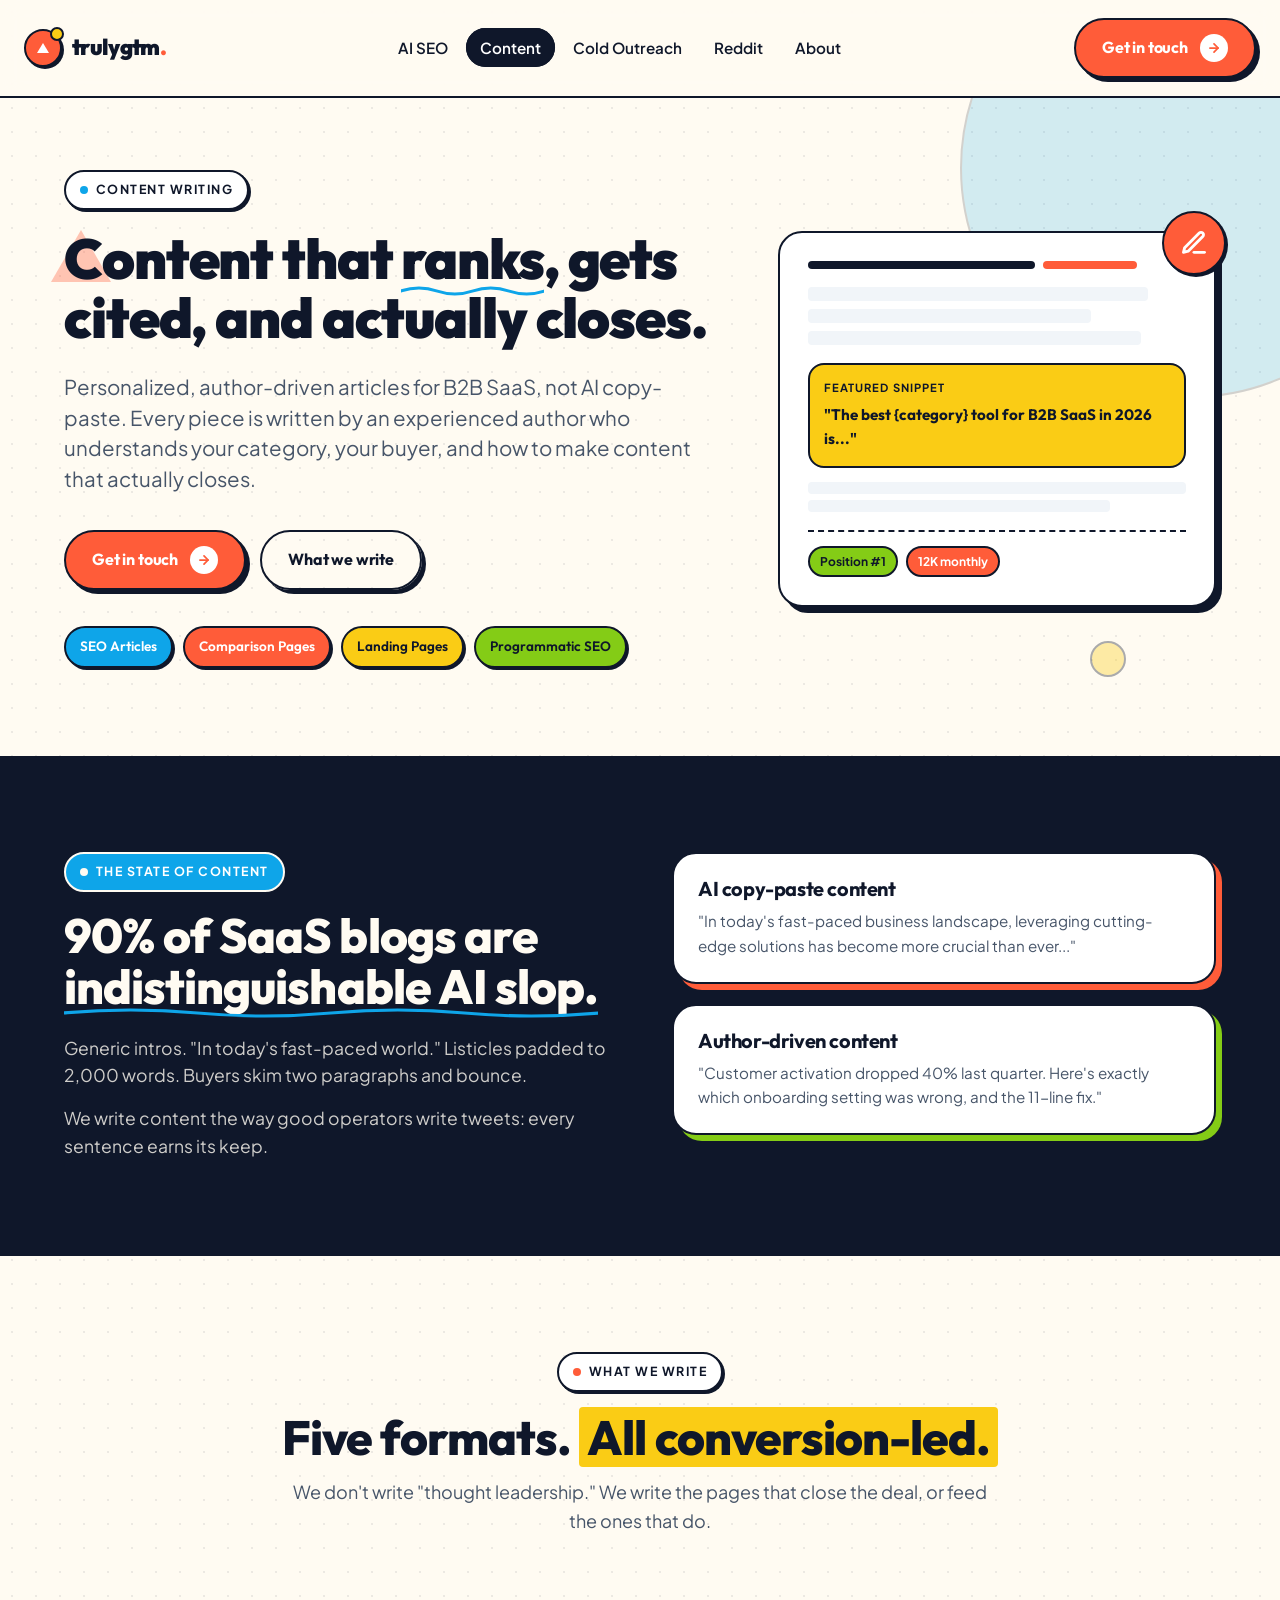
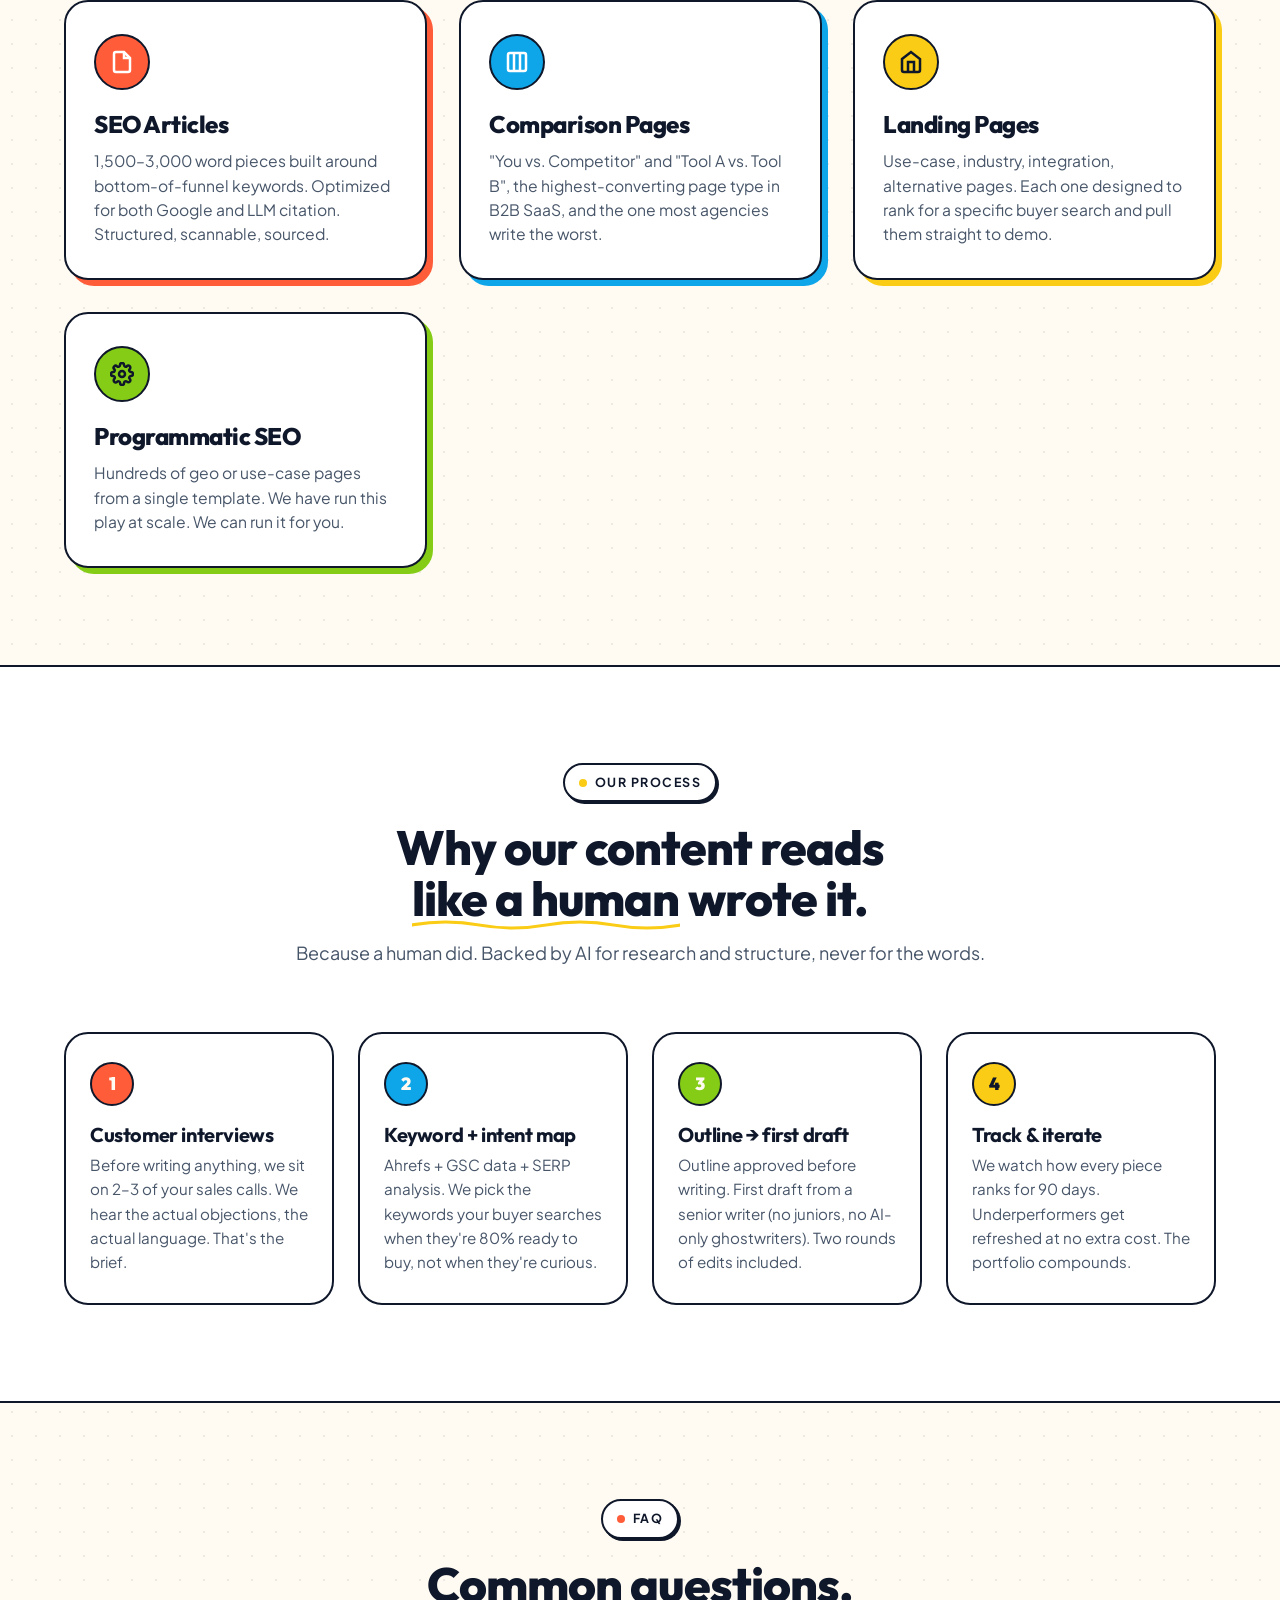
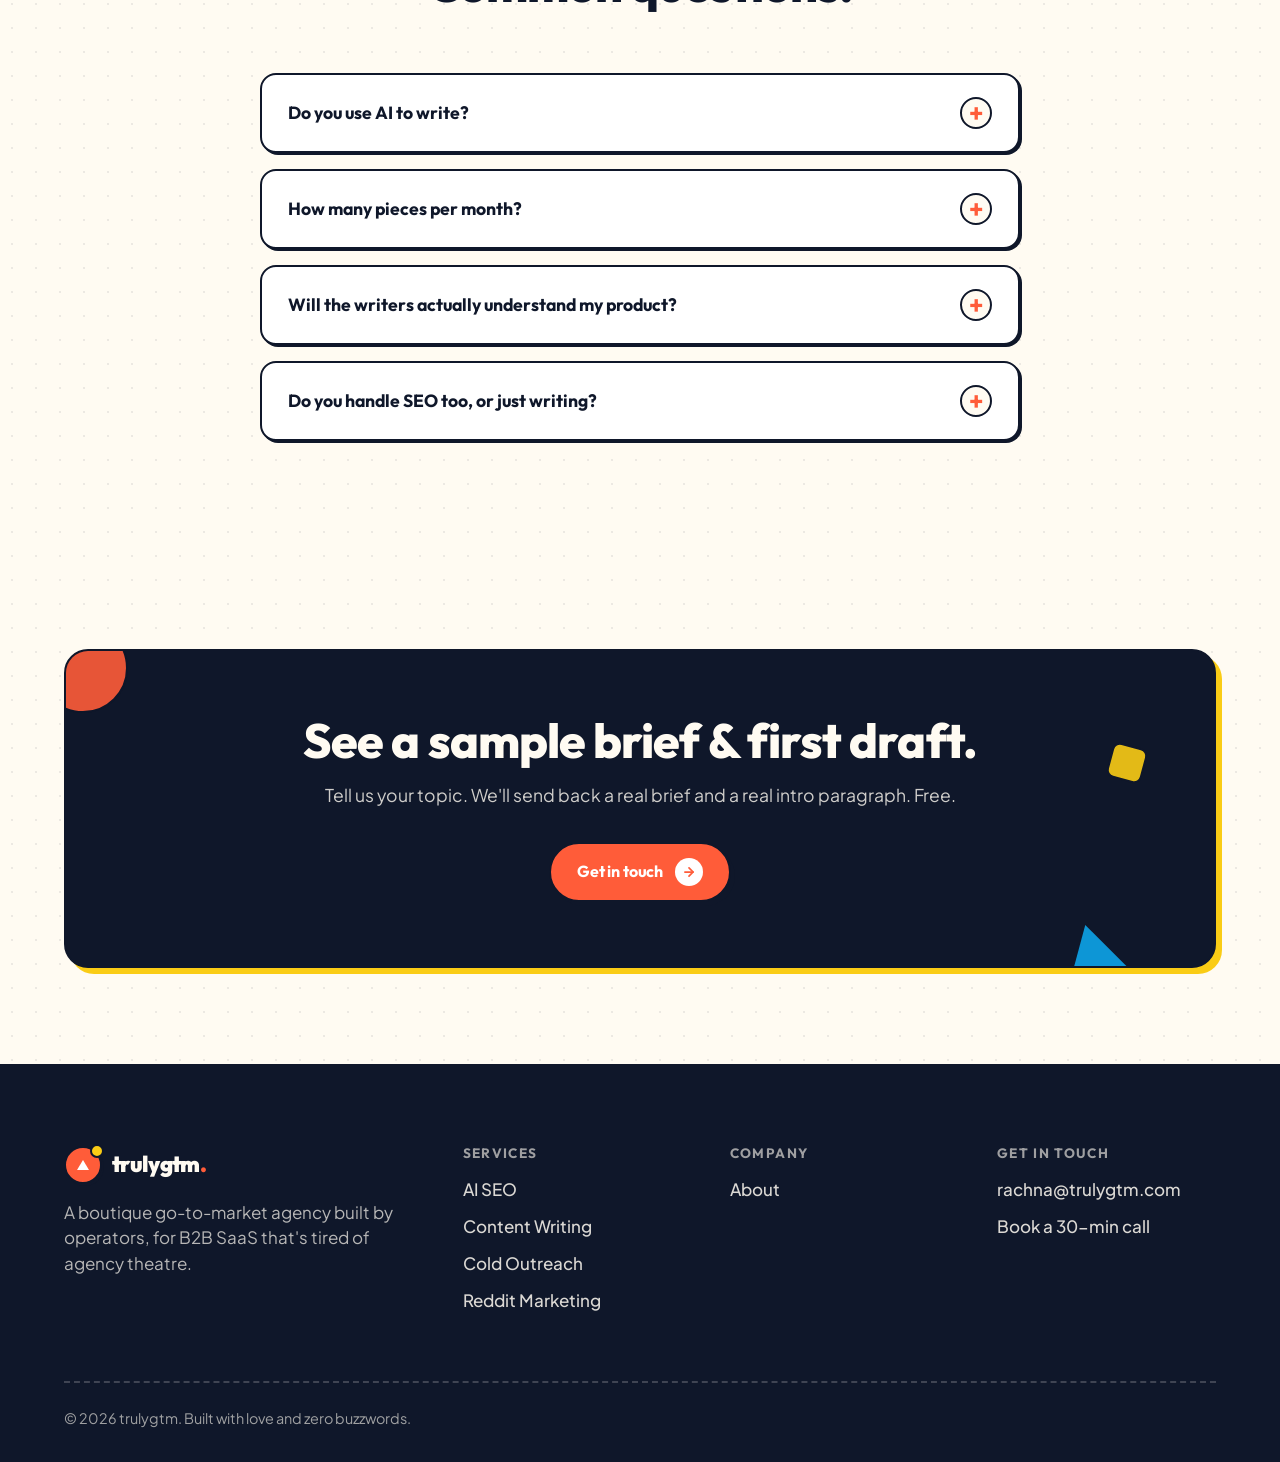
<file: content-writing.html>
<!DOCTYPE html>
<html lang="en">
<head>
 <meta charset="UTF-8" />
 <meta name="viewport" content="width=device-width, initial-scale=1.0" />
 <title>B2B SaaS Content Writing | trulygtm</title>
 <meta name="description" content="Personalized, author-driven content for B2B SaaS. Articles, comparison pages, and landing pages written by experienced authors, not AI copy-paste." />
  <link rel="icon" type="image/svg+xml" href="/favicon.svg" />
  <link rel="icon" type="image/x-icon" href="/favicon.ico" />
  <link rel="apple-touch-icon" sizes="180x180" href="/apple-touch-icon.png" />
 <link rel="stylesheet" href="styles.css" />
</head>
<body>

 <nav class="nav">
 <div class="nav-inner">
 <a href="index.html" class="logo">
 <span class="logo-mark"></span>
 <span>trulygtm<span style="color: var(--accent);">.</span></span>
 </a>
 <ul class="nav-links">
 <li><a href="ai-seo.html">AI SEO</a></li>
 <li><a href="content-writing.html" class="active">Content</a></li>
 <li><a href="cold-outreach.html">Cold Outreach</a></li>
 <li><a href="reddit-marketing.html">Reddit</a></li>
 <li><a href="about.html">About</a></li>
 </ul>
 <div class="nav-cta">
 <a href="https://calendly.com/rachna-trulygtm/30min" target="_blank" rel="noopener" class="btn btn-primary">Get in touch
 <span class="arrow"><svg width="14" height="14" viewBox="0 0 24 24" fill="none" stroke="currentColor" stroke-width="3" stroke-linecap="round" stroke-linejoin="round"><path d="M5 12h14"/><path d="m12 5 7 7-7 7"/></svg></span>
 </a>
 <button class="menu-toggle" aria-label="Open menu">
 <svg width="22" height="22" viewBox="0 0 24 24" fill="none" stroke="currentColor" stroke-width="2.5" stroke-linecap="round"><line x1="4" y1="7" x2="20" y2="7"/><line x1="4" y1="12" x2="20" y2="12"/><line x1="4" y1="17" x2="20" y2="17"/></svg>
 </button>
 </div>
 </div>
 </nav>

 <!-- HERO -->
 <section class="service-hero">
 <div style="position: absolute; width: 460px; height: 460px; background: var(--secondary); border: 2px solid var(--border); border-radius: 50%; top: -160px; right: -140px; opacity: 0.18;"></div>
 <div class="shape shape-tri float-shape" style="top: 20%; left: 4%; border-bottom-color: var(--accent); animation-delay: -2s;"></div>
 <div class="shape shape-circle float-shape" style="bottom: 12%; right: 12%; width: 36px; height: 36px; background: var(--tertiary); animation-delay: -1s;"></div>

 <div class="container">
 <div class="service-hero-grid">
 <div class="hero-text">
 <span class="eyebrow sky"><span class="dot"></span> Content Writing</span>
 <h1>Content that <span class="squig sky">ranks</span>, gets cited, and actually closes.</h1>
 <p class="lede">Personalized, author-driven articles for B2B SaaS, not AI copy-paste. Every piece is written by an experienced author who understands your category, your buyer, and how to make content that actually closes.</p>
 <div class="hero-actions">
 <a href="https://calendly.com/rachna-trulygtm/30min" target="_blank" rel="noopener" class="btn btn-primary">Get in touch
 <span class="arrow"><svg width="14" height="14" viewBox="0 0 24 24" fill="none" stroke="currentColor" stroke-width="3" stroke-linecap="round" stroke-linejoin="round"><path d="M5 12h14"/><path d="m12 5 7 7-7 7"/></svg></span>
 </a>
 <a href="#what-we-do" class="btn btn-secondary">What we write</a>
 </div>
 <div class="tags" style="margin-top: 36px;">
 <span class="tag sky">SEO Articles</span>
 <span class="tag coral">Comparison Pages</span>
 <span class="tag sun">Landing Pages</span>
 <span class="tag lime">Programmatic SEO</span>
 </div>
 </div>

 <!-- Visual: a "page" mockup -->
 <div style="position: relative;">
 <div style="background: var(--card); border: 2px solid var(--border); border-radius: var(--r-lg); padding: 28px; box-shadow: var(--pop-lg); position: relative;">
 <div style="display: flex; gap: 8px; margin-bottom: 18px;">
 <span style="height: 8px; width: 60%; background: var(--fg); border-radius: 4px;"></span>
 <span style="height: 8px; width: 25%; background: var(--accent); border-radius: 4px;"></span>
 </div>
 <div style="height: 14px; width: 90%; background: var(--muted); border-radius: 4px; margin-bottom: 8px;"></div>
 <div style="height: 14px; width: 75%; background: var(--muted); border-radius: 4px; margin-bottom: 8px;"></div>
 <div style="height: 14px; width: 88%; background: var(--muted); border-radius: 4px; margin-bottom: 18px;"></div>

 <div style="background: var(--tertiary); border: 2px solid var(--border); border-radius: var(--r-md); padding: 14px; margin-bottom: 14px;">
 <div style="font-size: 0.7rem; font-weight: 700; text-transform: uppercase; letter-spacing: 0.1em; margin-bottom: 6px;">Featured snippet</div>
 <div style="font-family: 'Outfit', sans-serif; font-weight: 700; font-size: 0.95rem;">"The best {category} tool for B2B SaaS in 2026 is..."</div>
 </div>

 <div style="height: 12px; width: 100%; background: var(--muted); border-radius: 4px; margin-bottom: 6px;"></div>
 <div style="height: 12px; width: 80%; background: var(--muted); border-radius: 4px; margin-bottom: 18px;"></div>

 <div style="display: flex; gap: 8px; align-items: center; padding-top: 14px; border-top: 2px dashed var(--border);">
 <span style="background: var(--quaternary); padding: 4px 10px; border-radius: var(--r-full); font-size: 0.75rem; font-weight: 700; border: 2px solid var(--border);">Position #1</span>
 <span style="background: var(--accent); color: white; padding: 4px 10px; border-radius: var(--r-full); font-size: 0.75rem; font-weight: 700; border: 2px solid var(--border);">12K monthly</span>
 </div>
 </div>

 <!-- pencil sticker -->
 <div class="spin-slow" style="position: absolute; top: -20px; right: -10px; background: var(--accent); width: 64px; height: 64px; border: 2px solid var(--border); border-radius: 50%; display: flex; align-items: center; justify-content: center; box-shadow: var(--pop-sm);">
 <svg width="28" height="28" viewBox="0 0 24 24" fill="none" stroke="white" stroke-width="2.5" stroke-linecap="round" stroke-linejoin="round"><path d="M12 20h9"/><path d="M16.5 3.5a2.121 2.121 0 1 1 3 3L7 19l-4 1 1-4Z"/></svg>
 </div>
 </div>
 </div>
 </div>
 </section>

 <!-- THE PROBLEM -->
 <section style="background: var(--fg); color: var(--bg);">
 <div class="container">
 <div class="two-col">
 <div>
 <span class="eyebrow" style="background: var(--secondary); color: white; border-color: var(--bg);"><span class="dot" style="background: var(--bg);"></span> The state of content</span>
 <h2 style="color: var(--bg); margin: 18px 0 24px;">90% of SaaS blogs are <span class="squig sky">indistinguishable AI slop.</span></h2>
 <p style="color: rgba(255, 251, 242, 0.8); font-size: 1.1rem; line-height: 1.55;">Generic intros. "In today's fast-paced world." Listicles padded to 2,000 words. Buyers skim two paragraphs and bounce.</p>
 <p style="color: rgba(255, 251, 242, 0.8); font-size: 1.1rem; line-height: 1.55; margin-top: 16px;">We write content the way good operators write tweets: every sentence earns its keep.</p>
 </div>
 <div style="display: flex; flex-direction: column; gap: 20px;">
 <div style="background: var(--card); color: var(--fg); border: 2px solid var(--border); border-radius: var(--r-lg); padding: 24px; box-shadow: var(--pop-coral);">
 <h4 style="margin-bottom: 10px;">AI copy-paste content</h4>
 <p style="color: var(--muted-fg); font-size: 0.95rem;">"In today's fast-paced business landscape, leveraging cutting-edge solutions has become more crucial than ever..."</p>
 </div>
 <div style="background: var(--card); color: var(--fg); border: 2px solid var(--border); border-radius: var(--r-lg); padding: 24px; box-shadow: var(--pop-lime);">
 <h4 style="margin-bottom: 10px;">Author-driven content</h4>
 <p style="color: var(--muted-fg); font-size: 0.95rem;">"Customer activation dropped 40% last quarter. Here's exactly which onboarding setting was wrong, and the 11-line fix."</p>
 </div>
 </div>
 </div>
 </div>
 </section>

 <!-- WHAT WE DO -->
 <section id="what-we-do">
 <div class="container">
 <div class="section-head">
 <span class="eyebrow"><span class="dot"></span> What we write</span>
 <h2>Five formats. <span class="highlight">All conversion-led.</span></h2>
 <p>We don't write "thought leadership." We write the pages that close the deal, or feed the ones that do.</p>
 </div>

 <div class="cards-grid">
 <div class="card coral" data-reveal>
 <span class="card-icon coral wiggle-on-hover">
 <svg width="24" height="24" viewBox="0 0 24 24" fill="none" stroke="currentColor" stroke-width="2.5"><path d="M14 2H6a2 2 0 0 0-2 2v16a2 2 0 0 0 2 2h12a2 2 0 0 0 2-2V8z"/><polyline points="14 2 14 8 20 8"/></svg>
 </span>
 <h3>SEO Articles</h3>
 <p>1,500–3,000 word pieces built around bottom-of-funnel keywords. Optimized for both Google and LLM citation. Structured, scannable, sourced.</p>
 </div>
 <div class="card sky" data-reveal>
 <span class="card-icon sky wiggle-on-hover">
 <svg width="24" height="24" viewBox="0 0 24 24" fill="none" stroke="currentColor" stroke-width="2.5"><rect x="3" y="3" width="18" height="18" rx="2"/><path d="M9 3v18"/><path d="M15 3v18"/></svg>
 </span>
 <h3>Comparison Pages</h3>
 <p>"You vs. Competitor" and "Tool A vs. Tool B", the highest-converting page type in B2B SaaS, and the one most agencies write the worst.</p>
 </div>
 <div class="card sun" data-reveal>
 <span class="card-icon sun wiggle-on-hover">
 <svg width="24" height="24" viewBox="0 0 24 24" fill="none" stroke="currentColor" stroke-width="2.5"><path d="M3 9 12 2l9 7v11a2 2 0 0 1-2 2H5a2 2 0 0 1-2-2z"/><polyline points="9 22 9 12 15 12 15 22"/></svg>
 </span>
 <h3>Landing Pages</h3>
 <p>Use-case, industry, integration, alternative pages. Each one designed to rank for a specific buyer search and pull them straight to demo.</p>
 </div>
 <div class="card lime" data-reveal>
 <span class="card-icon lime wiggle-on-hover">
 <svg width="24" height="24" viewBox="0 0 24 24" fill="none" stroke="currentColor" stroke-width="2.5"><circle cx="12" cy="12" r="3"/><path d="M19.4 15a1.65 1.65 0 0 0 .33 1.82l.06.06a2 2 0 1 1-2.83 2.83l-.06-.06a1.65 1.65 0 0 0-1.82-.33 1.65 1.65 0 0 0-1 1.51V21a2 2 0 0 1-4 0v-.09A1.65 1.65 0 0 0 9 19.4a1.65 1.65 0 0 0-1.82.33l-.06.06a2 2 0 1 1-2.83-2.83l.06-.06a1.65 1.65 0 0 0 .33-1.82 1.65 1.65 0 0 0-1.51-1H3a2 2 0 0 1 0-4h.09A1.65 1.65 0 0 0 4.6 9a1.65 1.65 0 0 0-.33-1.82l-.06-.06a2 2 0 1 1 2.83-2.83l.06.06a1.65 1.65 0 0 0 1.82.33H9a1.65 1.65 0 0 0 1-1.51V3a2 2 0 0 1 4 0v.09a1.65 1.65 0 0 0 1 1.51 1.65 1.65 0 0 0 1.82-.33l.06-.06a2 2 0 1 1 2.83 2.83l-.06.06a1.65 1.65 0 0 0-.33 1.82V9a1.65 1.65 0 0 0 1.51 1H21a2 2 0 0 1 0 4h-.09a1.65 1.65 0 0 0-1.51 1z"/></svg>
 </span>
 <h3>Programmatic SEO</h3>
 <p>Hundreds of geo or use-case pages from a single template. We have run this play at scale. We can run it for you.</p>
 </div>
 </div>
 </div>
 </section>

 <!-- HOW WE WRITE -->
 <section style="background: var(--card); border-top: 2px solid var(--border); border-bottom: 2px solid var(--border);">
 <div class="container">
 <div class="section-head">
 <span class="eyebrow sun"><span class="dot"></span> Our process</span>
 <h2>Why our content reads <span class="squig sun">like a human</span> wrote it.</h2>
 <p>Because a human did. Backed by AI for research and structure, never for the words.</p>
 </div>

 <div class="steps">
 <div class="step" data-reveal>
 <div class="step-num">1</div>
 <h4>Customer interviews</h4>
 <p>Before writing anything, we sit on 2–3 of your sales calls. We hear the actual objections, the actual language. That's the brief.</p>
 </div>
 <div class="step" data-reveal>
 <div class="step-num">2</div>
 <h4>Keyword + intent map</h4>
 <p>Ahrefs + GSC data + SERP analysis. We pick the keywords your buyer searches when they're 80% ready to buy, not when they're curious.</p>
 </div>
 <div class="step" data-reveal>
 <div class="step-num">3</div>
 <h4>Outline → first draft</h4>
 <p>Outline approved before writing. First draft from a senior writer (no juniors, no AI-only ghostwriters). Two rounds of edits included.</p>
 </div>
 <div class="step" data-reveal>
 <div class="step-num">4</div>
 <h4>Track & iterate</h4>
 <p>We watch how every piece ranks for 90 days. Underperformers get refreshed at no extra cost. The portfolio compounds.</p>
 </div>
 </div>
 </div>
 </section>
 <!-- FAQ -->
 <section>
 <div class="container">
 <div class="section-head">
 <span class="eyebrow"><span class="dot"></span> FAQ</span>
 <h2>Common questions.</h2>
 </div>
 <div class="faq">
 <details class="faq-item">
 <summary>Do you use AI to write?</summary>
 <div class="faq-item-body">
            We deliver personalized, author-driven articles, not AI copy-paste. Every piece is shaped around a real perspective, real customer language, and real product depth, written by an experienced B2B SaaS author. AI plays a supporting role for research, SERP analysis, and outlining, but the voice, judgment, and prose are human. That's what makes the work read like a person, not a generator.
 </div>
 </details>
 <details class="faq-item">
 <summary>How many pieces per month?</summary>
 <div class="faq-item-body">
            Most retainers are 4, 8, or 12 pieces/month, mixed across articles, comparison pages, and landing pages. We can also do programmatic SEO sprints (100+ pages from a template in one cycle).
 </div>
 </details>
 <details class="faq-item">
 <summary>Will the writers actually understand my product?</summary>
 <div class="faq-item-body">
            Yes. Every writer on the team has shipped 100+ articles in B2B SaaS specifically. We do a 60-minute product onboarding before the first piece, and we sit on sales calls regularly. If a piece sounds generic, we rewrite it on us.
 </div>
 </details>
 <details class="faq-item">
 <summary>Do you handle SEO too, or just writing?</summary>
 <div class="faq-item-body">
            Both. Our writers and SEO leads work as one team. Most clients bundle this with our AI SEO retainer for compounding results.
 </div>
 </details>
 </div>
 </div>
 </section>

 <!-- CTA -->
 <section>
 <div class="container">
 <div class="cta-banner" style="box-shadow: var(--pop-sun);">
 <div class="shape shape-circle" style="top: -28px; left: -28px; width: 90px; height: 90px; background: var(--accent);"></div>
 <div class="shape shape-tri" style="bottom: -10px; right: 8%; transform: rotate(-15deg); border-bottom-color: var(--secondary);"></div>
 <div class="shape shape-square" style="top: 30%; right: 6%; width: 36px; height: 36px; background: var(--tertiary); transform: rotate(15deg);"></div>
 <h2>See a sample brief & first draft.</h2>
 <p>Tell us your topic. We'll send back a real brief and a real intro paragraph. Free.</p>
 <a href="https://calendly.com/rachna-trulygtm/30min" target="_blank" rel="noopener" class="btn btn-primary">Get in touch
 <span class="arrow"><svg width="14" height="14" viewBox="0 0 24 24" fill="none" stroke="currentColor" stroke-width="3" stroke-linecap="round" stroke-linejoin="round"><path d="M5 12h14"/><path d="m12 5 7 7-7 7"/></svg></span>
 </a>
 </div>
 </div>
 </section>

 <!-- FOOTER -->
 <footer>
 <div class="container">
 <div class="footer-grid">
 <div>
 <a href="index.html" class="logo" style="color: var(--bg);">
 <span class="logo-mark"></span>
 <span>trulygtm<span style="color: var(--accent);">.</span></span>
 </a>
 <p class="footer-tagline">A boutique go-to-market agency built by operators, for B2B SaaS that's tired of agency theatre.</p>
 </div>
 <div>
 <h5>Services</h5>
 <ul>
 <li><a href="ai-seo.html">AI SEO</a></li>
 <li><a href="content-writing.html">Content Writing</a></li>
 <li><a href="cold-outreach.html">Cold Outreach</a></li>
 <li><a href="reddit-marketing.html">Reddit Marketing</a></li>
 </ul>
 </div>
 <div>
 <h5>Company</h5>
 <ul>
 <li><a href="about.html">About</a></li>
 </ul>
 </div>
 <div>
 <h5>Get in touch</h5>
 <ul>
 <li><a href="mailto:rachna@trulygtm.com">rachna@trulygtm.com</a></li>
 <li><a href="https://calendly.com/rachna-trulygtm/30min" target="_blank" rel="noopener">Book a 30-min call</a></li>
 </ul>
 </div>
 </div>
 <div class="footer-bottom">
 <span>© 2026 trulygtm. Built with love and zero buzzwords.</span>
 </div>
 </div>
 </footer>

 <script src="main.js"></script>
</body>
</html>
</file>
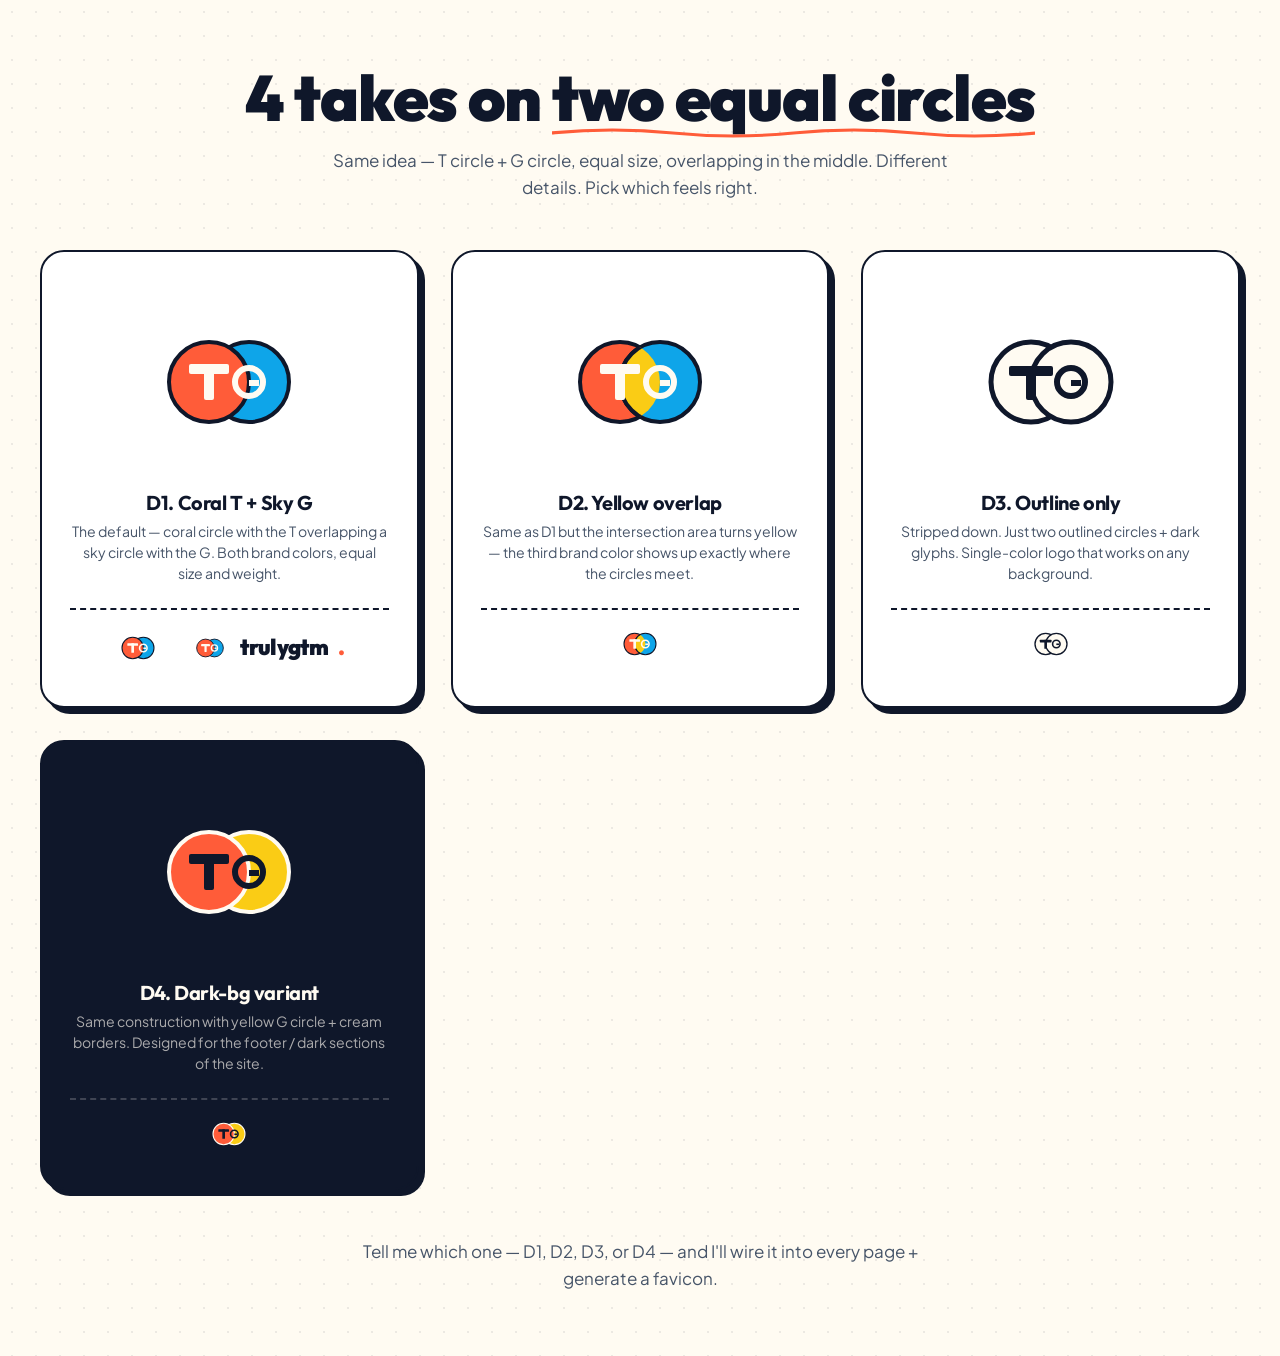
<file: logo-concepts.html>
<!DOCTYPE html>
<html lang="en">
<head>
  <meta charset="UTF-8" />
  <meta name="viewport" content="width=device-width, initial-scale=1.0" />
  <title>trulygtm — logo D variants</title>
  <link rel="stylesheet" href="styles.css" />
  <style>
    body { padding: 64px 24px; }
    .logo-grid {
      display: grid;
      grid-template-columns: repeat(auto-fit, minmax(320px, 1fr));
      gap: 32px;
      max-width: 1200px;
      margin: 48px auto;
    }
    .logo-card {
      background: var(--card);
      border: 2px solid var(--border);
      border-radius: var(--r-lg);
      padding: 40px 28px;
      box-shadow: var(--pop-lg);
      text-align: center;
    }
    .logo-card.dark { background: var(--fg); color: var(--bg); }
    .logo-card.dark h4 { color: var(--bg); }
    .logo-card.dark p { color: rgba(255, 251, 242, 0.65); }
    .stage {
      display: flex;
      align-items: center;
      justify-content: center;
      min-height: 180px;
      margin-bottom: 20px;
    }
    .logo-card h4 { margin-bottom: 8px; }
    .logo-card p { color: var(--muted-fg); font-size: 0.88rem; line-height: 1.5; }
    .scale-row {
      display: flex;
      align-items: center;
      justify-content: center;
      gap: 28px;
      margin-top: 24px;
      padding-top: 20px;
      border-top: 2px dashed var(--border);
    }
    .logo-card.dark .scale-row { border-top-color: rgba(255, 251, 242, 0.2); }
    .wordmark {
      display: inline-flex;
      align-items: center;
      gap: 10px;
      font-family: 'Outfit', sans-serif;
      font-weight: 900;
      font-size: 1.4rem;
      letter-spacing: -0.03em;
    }
    h1 { text-align: center; margin-bottom: 16px; }
    .intro { text-align: center; max-width: 640px; margin: 0 auto 16px; color: var(--muted-fg); }
  </style>
</head>
<body>

  <h1>4 takes on <span class="squig">two equal circles</span></h1>
  <p class="intro">Same idea — T circle + G circle, equal size, overlapping in the middle. Different details. Pick which feels right.</p>

  <div class="logo-grid">

    <!-- D1 -->
    <div class="logo-card">
      <div class="stage">
        <svg width="180" height="100" viewBox="0 0 180 100" xmlns="http://www.w3.org/2000/svg">
          <circle cx="110" cy="50" r="40" fill="#0EA5E9" stroke="#0F172A" stroke-width="4"/>
          <circle cx="70" cy="50" r="40" fill="#FF5C39" stroke="#0F172A" stroke-width="4"/>
          <rect x="50" y="32" width="40" height="10" rx="2" fill="#FFFBF2"/>
          <rect x="65" y="32" width="10" height="36" rx="2" fill="#FFFBF2"/>
          <circle cx="110" cy="50" r="14" fill="none" stroke="#FFFBF2" stroke-width="6"/>
          <rect x="110" y="48" width="10" height="6" fill="#FFFBF2"/>
        </svg>
      </div>
      <h4>D1. Coral T + Sky G</h4>
      <p>The default — coral circle with the T overlapping a sky circle with the G. Both brand colors, equal size and weight.</p>
      <div class="scale-row">
        <svg width="48" height="28" viewBox="0 0 180 100">
          <circle cx="110" cy="50" r="40" fill="#0EA5E9" stroke="#0F172A" stroke-width="4"/>
          <circle cx="70" cy="50" r="40" fill="#FF5C39" stroke="#0F172A" stroke-width="4"/>
          <rect x="50" y="32" width="40" height="10" rx="2" fill="#FFFBF2"/>
          <rect x="65" y="32" width="10" height="36" rx="2" fill="#FFFBF2"/>
          <circle cx="110" cy="50" r="14" fill="none" stroke="#FFFBF2" stroke-width="6"/>
          <rect x="110" y="48" width="10" height="6" fill="#FFFBF2"/>
        </svg>
        <span class="wordmark">
          <svg width="40" height="24" viewBox="0 0 180 100">
            <circle cx="110" cy="50" r="40" fill="#0EA5E9" stroke="#0F172A" stroke-width="4"/>
            <circle cx="70" cy="50" r="40" fill="#FF5C39" stroke="#0F172A" stroke-width="4"/>
            <rect x="50" y="32" width="40" height="10" rx="2" fill="#FFFBF2"/>
            <rect x="65" y="32" width="10" height="36" rx="2" fill="#FFFBF2"/>
            <circle cx="110" cy="50" r="14" fill="none" stroke="#FFFBF2" stroke-width="6"/>
            <rect x="110" y="48" width="10" height="6" fill="#FFFBF2"/>
          </svg>
          trulygtm<span style="color: #FF5C39;">.</span>
        </span>
      </div>
    </div>

    <!-- D2 -->
    <div class="logo-card">
      <div class="stage">
        <svg width="180" height="100" viewBox="0 0 180 100" xmlns="http://www.w3.org/2000/svg">
          <defs>
            <clipPath id="left-clip-d2">
              <circle cx="70" cy="50" r="40"/>
            </clipPath>
          </defs>
          <circle cx="70" cy="50" r="40" fill="#FF5C39" stroke="#0F172A" stroke-width="4"/>
          <circle cx="110" cy="50" r="40" fill="#0EA5E9" stroke="#0F172A" stroke-width="4"/>
          <g clip-path="url(#left-clip-d2)">
            <circle cx="110" cy="50" r="40" fill="#FACC15" stroke="#0F172A" stroke-width="4"/>
          </g>
          <rect x="50" y="32" width="40" height="10" rx="2" fill="#FFFBF2"/>
          <rect x="65" y="32" width="10" height="36" rx="2" fill="#FFFBF2"/>
          <circle cx="110" cy="50" r="14" fill="none" stroke="#FFFBF2" stroke-width="6"/>
          <rect x="110" y="48" width="10" height="6" fill="#FFFBF2"/>
        </svg>
      </div>
      <h4>D2. Yellow overlap</h4>
      <p>Same as D1 but the intersection area turns yellow — the third brand color shows up exactly where the circles meet.</p>
      <div class="scale-row">
        <svg width="48" height="28" viewBox="0 0 180 100">
          <defs>
            <clipPath id="lc-mini-d2"><circle cx="70" cy="50" r="40"/></clipPath>
          </defs>
          <circle cx="70" cy="50" r="40" fill="#FF5C39" stroke="#0F172A" stroke-width="4"/>
          <circle cx="110" cy="50" r="40" fill="#0EA5E9" stroke="#0F172A" stroke-width="4"/>
          <g clip-path="url(#lc-mini-d2)">
            <circle cx="110" cy="50" r="40" fill="#FACC15" stroke="#0F172A" stroke-width="4"/>
          </g>
          <rect x="50" y="32" width="40" height="10" rx="2" fill="#FFFBF2"/>
          <rect x="65" y="32" width="10" height="36" rx="2" fill="#FFFBF2"/>
          <circle cx="110" cy="50" r="14" fill="none" stroke="#FFFBF2" stroke-width="6"/>
          <rect x="110" y="48" width="10" height="6" fill="#FFFBF2"/>
        </svg>
      </div>
    </div>

    <!-- D3 -->
    <div class="logo-card">
      <div class="stage">
        <svg width="180" height="100" viewBox="0 0 180 100" xmlns="http://www.w3.org/2000/svg">
          <circle cx="70" cy="50" r="40" fill="#FFFBF2" stroke="#0F172A" stroke-width="5"/>
          <circle cx="110" cy="50" r="40" fill="#FFFBF2" stroke="#0F172A" stroke-width="5"/>
          <rect x="48" y="34" width="44" height="10" rx="2" fill="#0F172A"/>
          <rect x="65" y="34" width="10" height="34" rx="2" fill="#0F172A"/>
          <circle cx="110" cy="50" r="14" fill="none" stroke="#0F172A" stroke-width="6"/>
          <rect x="110" y="48" width="10" height="6" fill="#0F172A"/>
        </svg>
      </div>
      <h4>D3. Outline only</h4>
      <p>Stripped down. Just two outlined circles + dark glyphs. Single-color logo that works on any background.</p>
      <div class="scale-row">
        <svg width="48" height="28" viewBox="0 0 180 100">
          <circle cx="70" cy="50" r="40" fill="#FFFBF2" stroke="#0F172A" stroke-width="5"/>
          <circle cx="110" cy="50" r="40" fill="#FFFBF2" stroke="#0F172A" stroke-width="5"/>
          <rect x="48" y="34" width="44" height="10" rx="2" fill="#0F172A"/>
          <rect x="65" y="34" width="10" height="34" rx="2" fill="#0F172A"/>
          <circle cx="110" cy="50" r="14" fill="none" stroke="#0F172A" stroke-width="6"/>
          <rect x="110" y="48" width="10" height="6" fill="#0F172A"/>
        </svg>
      </div>
    </div>

    <!-- D4 -->
    <div class="logo-card dark">
      <div class="stage">
        <svg width="180" height="100" viewBox="0 0 180 100" xmlns="http://www.w3.org/2000/svg">
          <circle cx="110" cy="50" r="40" fill="#FACC15" stroke="#FFFBF2" stroke-width="4"/>
          <circle cx="70" cy="50" r="40" fill="#FF5C39" stroke="#FFFBF2" stroke-width="4"/>
          <rect x="50" y="32" width="40" height="10" rx="2" fill="#0F172A"/>
          <rect x="65" y="32" width="10" height="36" rx="2" fill="#0F172A"/>
          <circle cx="110" cy="50" r="14" fill="none" stroke="#0F172A" stroke-width="6"/>
          <rect x="110" y="48" width="10" height="6" fill="#0F172A"/>
        </svg>
      </div>
      <h4>D4. Dark-bg variant</h4>
      <p>Same construction with yellow G circle + cream borders. Designed for the footer / dark sections of the site.</p>
      <div class="scale-row">
        <svg width="48" height="28" viewBox="0 0 180 100">
          <circle cx="110" cy="50" r="40" fill="#FACC15" stroke="#FFFBF2" stroke-width="4"/>
          <circle cx="70" cy="50" r="40" fill="#FF5C39" stroke="#FFFBF2" stroke-width="4"/>
          <rect x="50" y="32" width="40" height="10" rx="2" fill="#0F172A"/>
          <rect x="65" y="32" width="10" height="36" rx="2" fill="#0F172A"/>
          <circle cx="110" cy="50" r="14" fill="none" stroke="#0F172A" stroke-width="6"/>
          <rect x="110" y="48" width="10" height="6" fill="#0F172A"/>
        </svg>
      </div>
    </div>

  </div>

  <p style="text-align: center; max-width: 600px; margin: 48px auto 0; color: var(--muted-fg);">Tell me which one — D1, D2, D3, or D4 — and I'll wire it into every page + generate a favicon.</p>

</body>
</html>
</file>
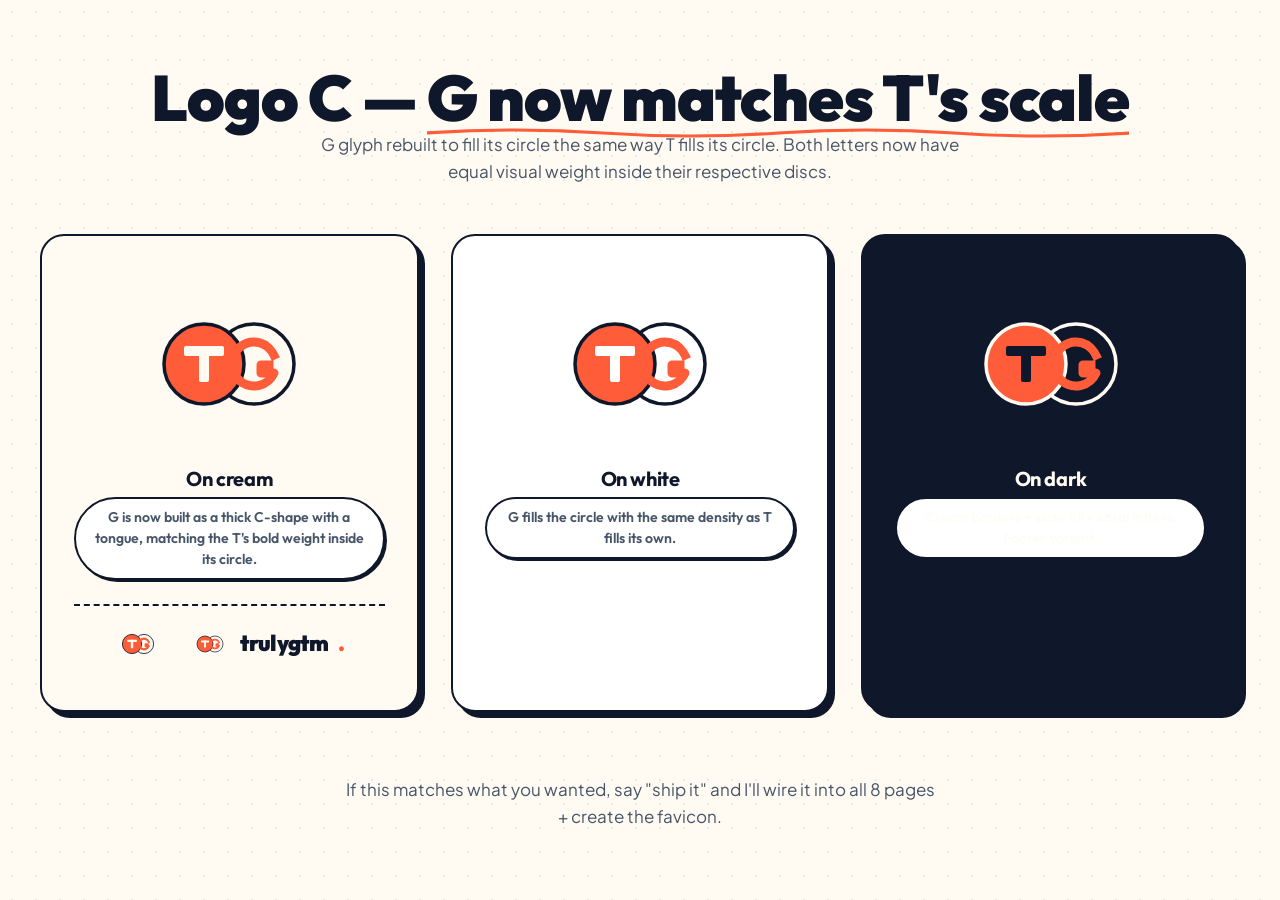
<file: logo-final-c.html>
<!DOCTYPE html>
<html lang="en">
<head>
  <meta charset="UTF-8" />
  <meta name="viewport" content="width=device-width, initial-scale=1.0" />
  <title>trulygtm — logo C v3 (G fixed)</title>
  <link rel="stylesheet" href="styles.css" />
  <style>
    body { padding: 64px 24px; }
    .grid { display: grid; grid-template-columns: repeat(auto-fit, minmax(320px, 1fr)); gap: 32px; max-width: 1200px; margin: 48px auto; }
    .card-show { background: var(--card); border: 2px solid var(--border); border-radius: var(--r-lg); padding: 48px 32px; box-shadow: var(--pop-lg); text-align: center; }
    .card-show.dark { background: var(--fg); color: var(--bg); }
    .card-show.dark h4 { color: var(--bg); }
    .card-show.dark p { color: rgba(255, 251, 242, 0.65); }
    .card-show.cream { background: var(--bg); }
    .stage { display: flex; align-items: center; justify-content: center; min-height: 160px; margin-bottom: 24px; }
    h4 { margin-bottom: 8px; }
    p.tag { color: var(--muted-fg); font-size: 0.88rem; line-height: 1.5; }
    .scale-row { display: flex; align-items: center; justify-content: center; gap: 28px; margin-top: 24px; padding-top: 20px; border-top: 2px dashed var(--border); }
    .card-show.dark .scale-row { border-top-color: rgba(255, 251, 242, 0.2); }
    .wordmark { display: inline-flex; align-items: center; gap: 10px; font-family: 'Outfit', sans-serif; font-weight: 900; font-size: 1.4rem; letter-spacing: -0.03em; }
    h1 { text-align: center; }
    .intro { text-align: center; max-width: 640px; margin: 0 auto 16px; color: var(--muted-fg); }
  </style>
</head>
<body>

  <h1>Logo C — <span class="squig">G now matches T's scale</span></h1>
  <p class="intro">G glyph rebuilt to fill its circle the same way T fills its circle. Both letters now have equal visual weight inside their respective discs.</p>

  <div class="grid">

    <div class="card-show cream">
      <div class="stage">
        <svg width="200" height="100" viewBox="0 0 200 100" xmlns="http://www.w3.org/2000/svg">
          <circle cx="125" cy="50" r="40" fill="#FFFBF2" stroke="#0F172A" stroke-width="3.5"/>
          <circle cx="75" cy="50" r="40" fill="#FF5C39" stroke="#0F172A" stroke-width="3.5"/>
          <rect x="55" y="32" width="40" height="10" rx="2" fill="#FFFBF2"/>
          <rect x="70" y="32" width="10" height="36" rx="2" fill="#FFFBF2"/>
          <path d="M 145 41 A 22 22 0 1 0 145 59 L 132 59 L 132 51 L 140 51" fill="none" stroke="#FF5C39" stroke-width="9" stroke-linejoin="round" stroke-linecap="square"/>
        </svg>
      </div>
      <h4>On cream</h4>
      <p class="tag">G is now built as a thick C-shape with a tongue, matching the T's bold weight inside its circle.</p>
      <div class="scale-row">
        <svg width="48" height="24" viewBox="0 0 200 100">
          <circle cx="125" cy="50" r="40" fill="#FFFBF2" stroke="#0F172A" stroke-width="3.5"/>
          <circle cx="75" cy="50" r="40" fill="#FF5C39" stroke="#0F172A" stroke-width="3.5"/>
          <rect x="55" y="32" width="40" height="10" rx="2" fill="#FFFBF2"/>
          <rect x="70" y="32" width="10" height="36" rx="2" fill="#FFFBF2"/>
          <path d="M 145 41 A 22 22 0 1 0 145 59 L 132 59 L 132 51 L 140 51" fill="none" stroke="#FF5C39" stroke-width="9" stroke-linejoin="round" stroke-linecap="square"/>
        </svg>
        <span class="wordmark">
          <svg width="40" height="20" viewBox="0 0 200 100">
            <circle cx="125" cy="50" r="40" fill="#FFFBF2" stroke="#0F172A" stroke-width="3.5"/>
            <circle cx="75" cy="50" r="40" fill="#FF5C39" stroke="#0F172A" stroke-width="3.5"/>
            <rect x="55" y="32" width="40" height="10" rx="2" fill="#FFFBF2"/>
            <rect x="70" y="32" width="10" height="36" rx="2" fill="#FFFBF2"/>
            <path d="M 145 41 A 22 22 0 1 0 145 59 L 132 59 L 132 51 L 140 51" fill="none" stroke="#FF5C39" stroke-width="9" stroke-linejoin="round" stroke-linecap="square"/>
          </svg>
          trulygtm<span style="color: #FF5C39;">.</span>
        </span>
      </div>
    </div>

    <div class="card-show">
      <div class="stage">
        <svg width="200" height="100" viewBox="0 0 200 100" xmlns="http://www.w3.org/2000/svg">
          <circle cx="125" cy="50" r="40" fill="#FFFFFF" stroke="#0F172A" stroke-width="3.5"/>
          <circle cx="75" cy="50" r="40" fill="#FF5C39" stroke="#0F172A" stroke-width="3.5"/>
          <rect x="55" y="32" width="40" height="10" rx="2" fill="#FFFFFF"/>
          <rect x="70" y="32" width="10" height="36" rx="2" fill="#FFFFFF"/>
          <path d="M 145 41 A 22 22 0 1 0 145 59 L 132 59 L 132 51 L 140 51" fill="none" stroke="#FF5C39" stroke-width="9" stroke-linejoin="round" stroke-linecap="square"/>
        </svg>
      </div>
      <h4>On white</h4>
      <p class="tag">G fills the circle with the same density as T fills its own.</p>
    </div>

    <div class="card-show dark">
      <div class="stage">
        <svg width="200" height="100" viewBox="0 0 200 100" xmlns="http://www.w3.org/2000/svg">
          <circle cx="125" cy="50" r="40" fill="#0F172A" stroke="#FFFBF2" stroke-width="3.5"/>
          <circle cx="75" cy="50" r="40" fill="#FF5C39" stroke="#FFFBF2" stroke-width="3.5"/>
          <rect x="55" y="32" width="40" height="10" rx="2" fill="#0F172A"/>
          <rect x="70" y="32" width="10" height="36" rx="2" fill="#0F172A"/>
          <path d="M 145 41 A 22 22 0 1 0 145 59 L 132 59 L 132 51 L 140 51" fill="none" stroke="#FF5C39" stroke-width="9" stroke-linejoin="round" stroke-linecap="square"/>
        </svg>
      </div>
      <h4>On dark</h4>
      <p class="tag">Cream borders + slate fill + coral letters. Footer variant.</p>
    </div>

  </div>

  <p style="text-align: center; max-width: 600px; margin: 64px auto 0; color: var(--muted-fg);">If this matches what you wanted, say "ship it" and I'll wire it into all 8 pages + create the favicon.</p>

</body>
</html>
</file>
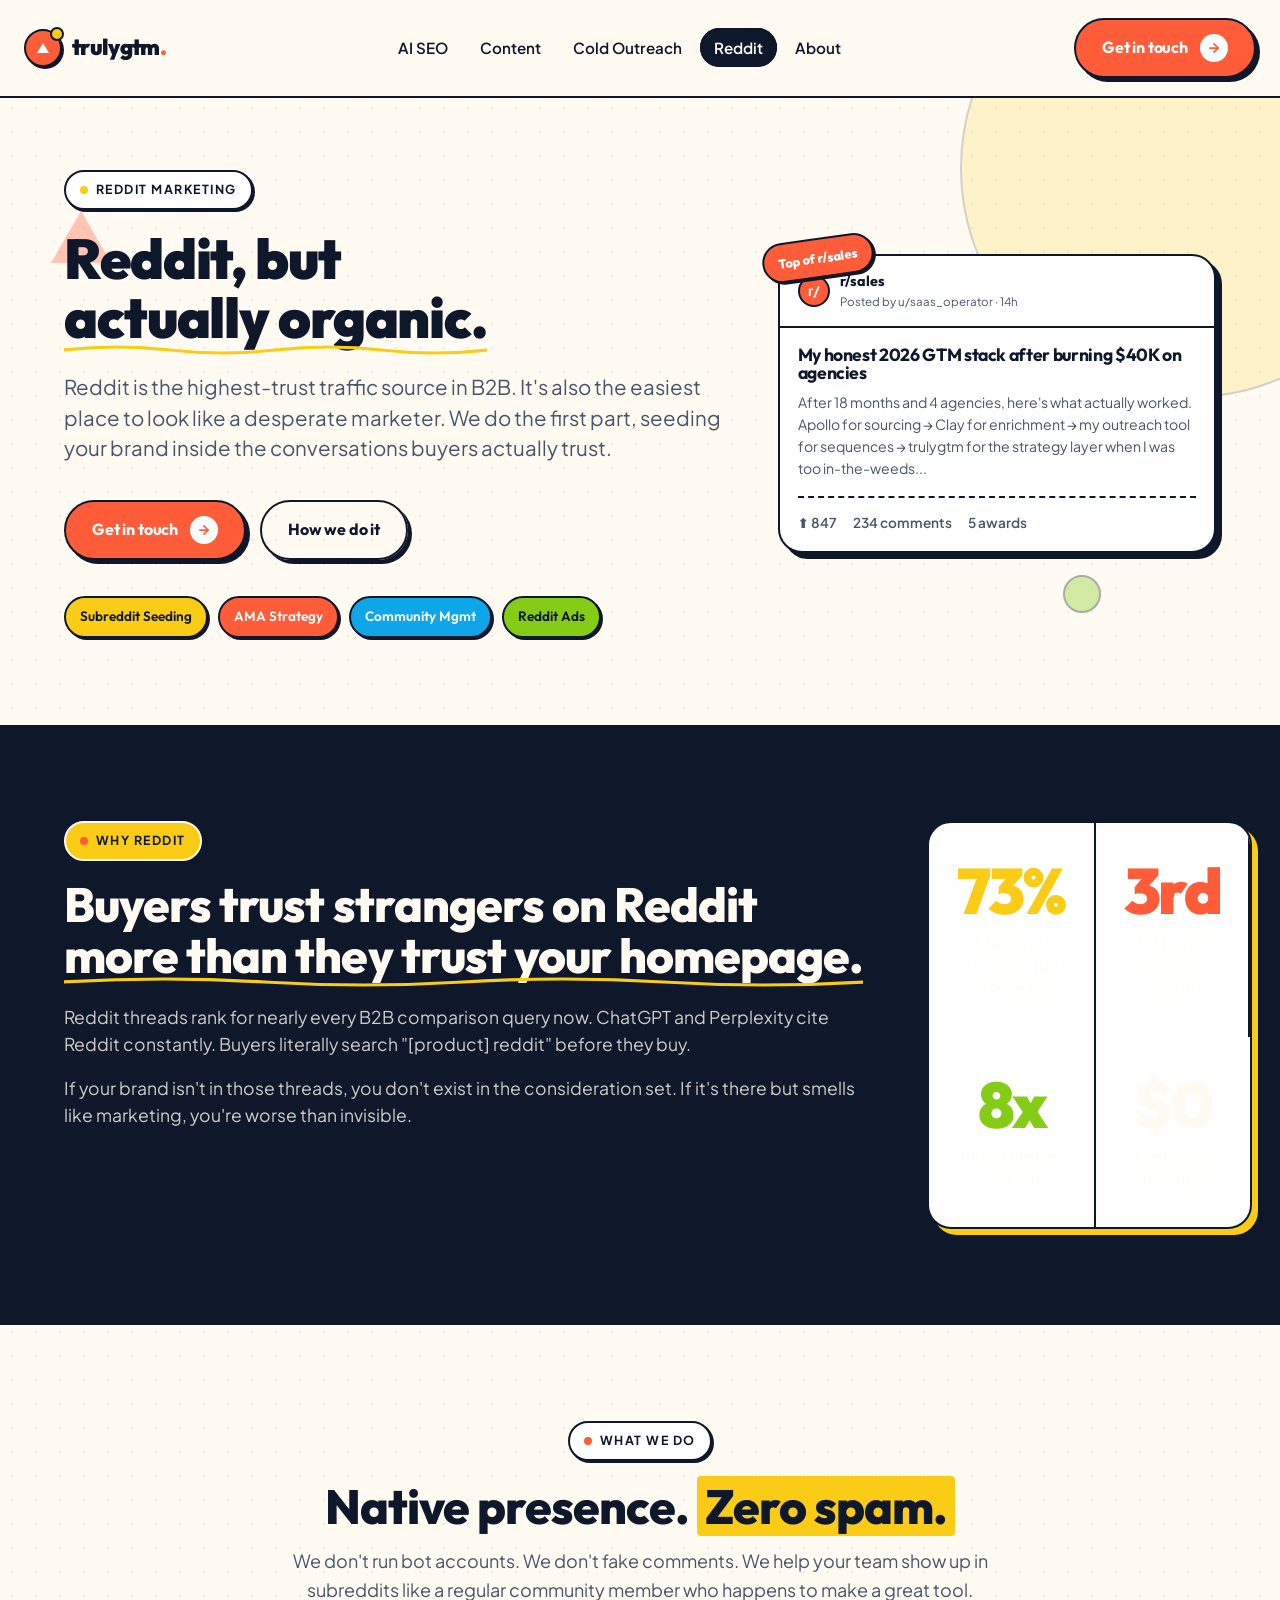
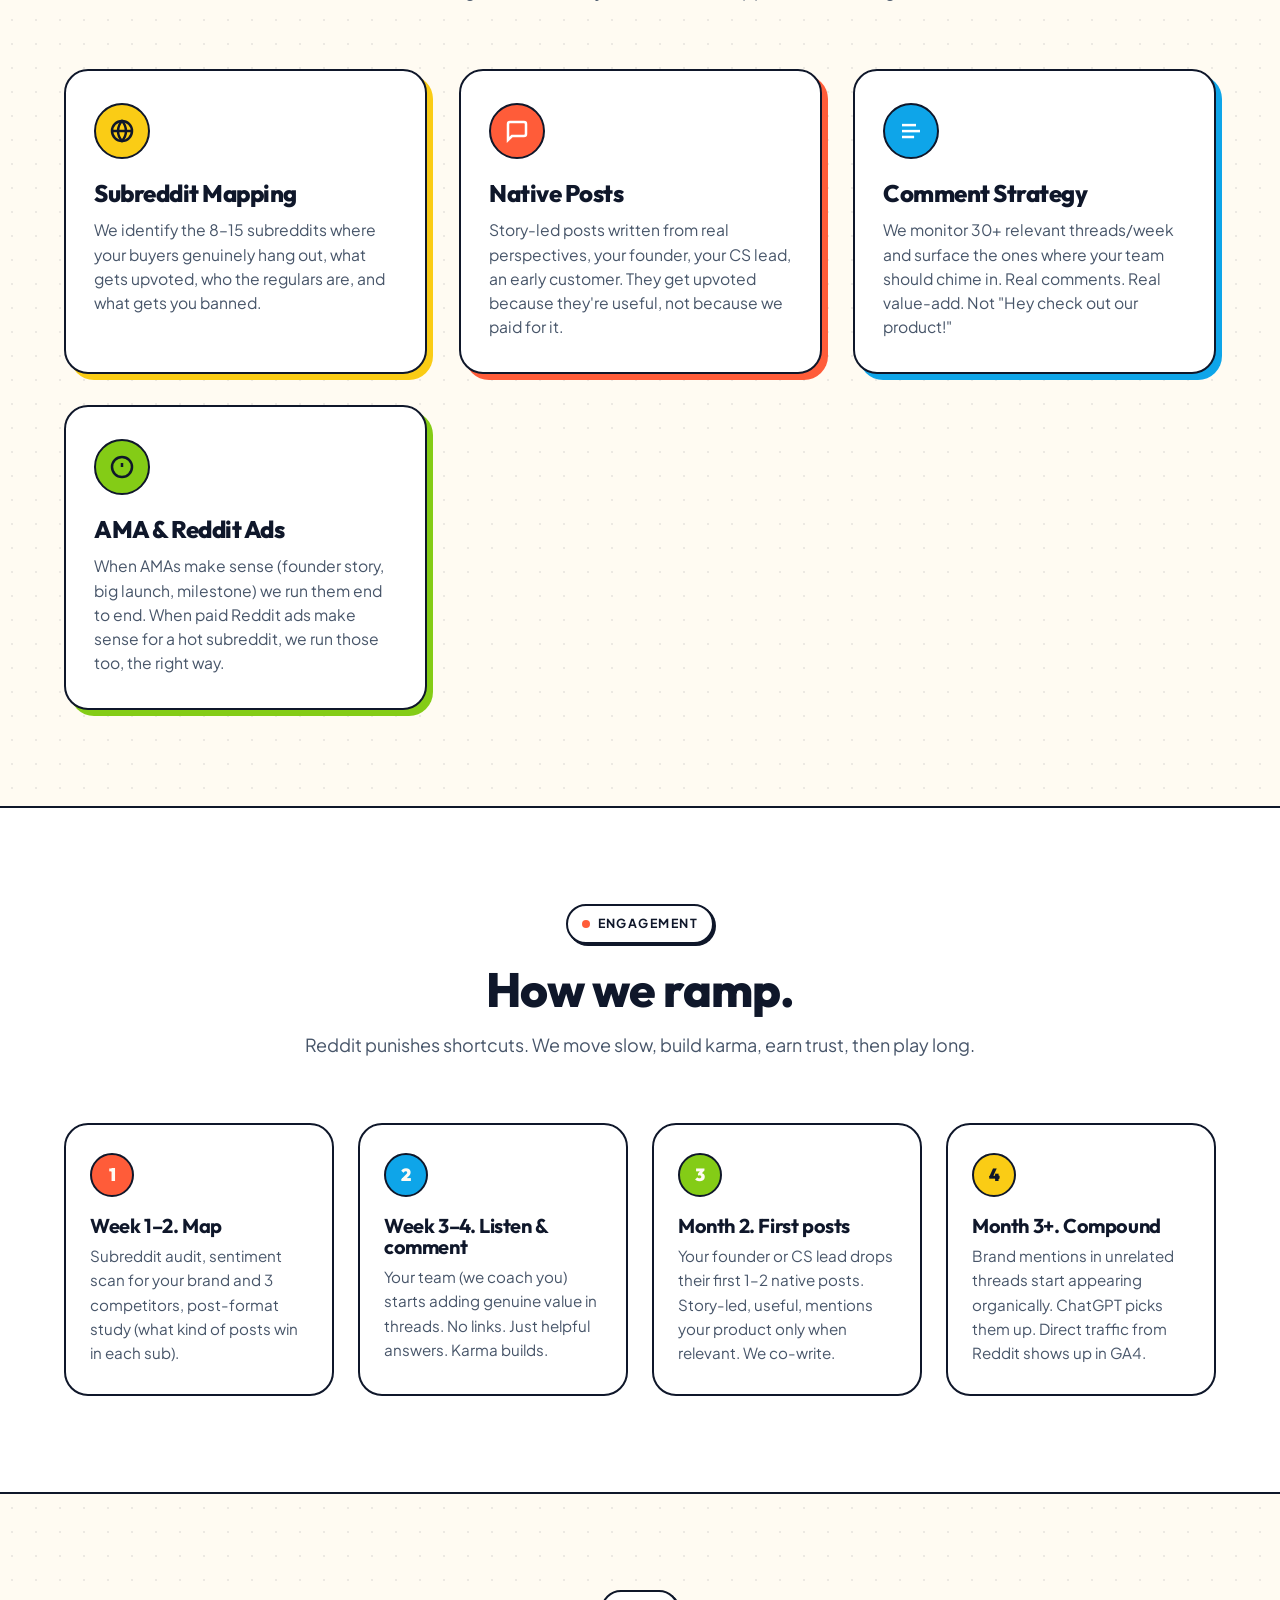
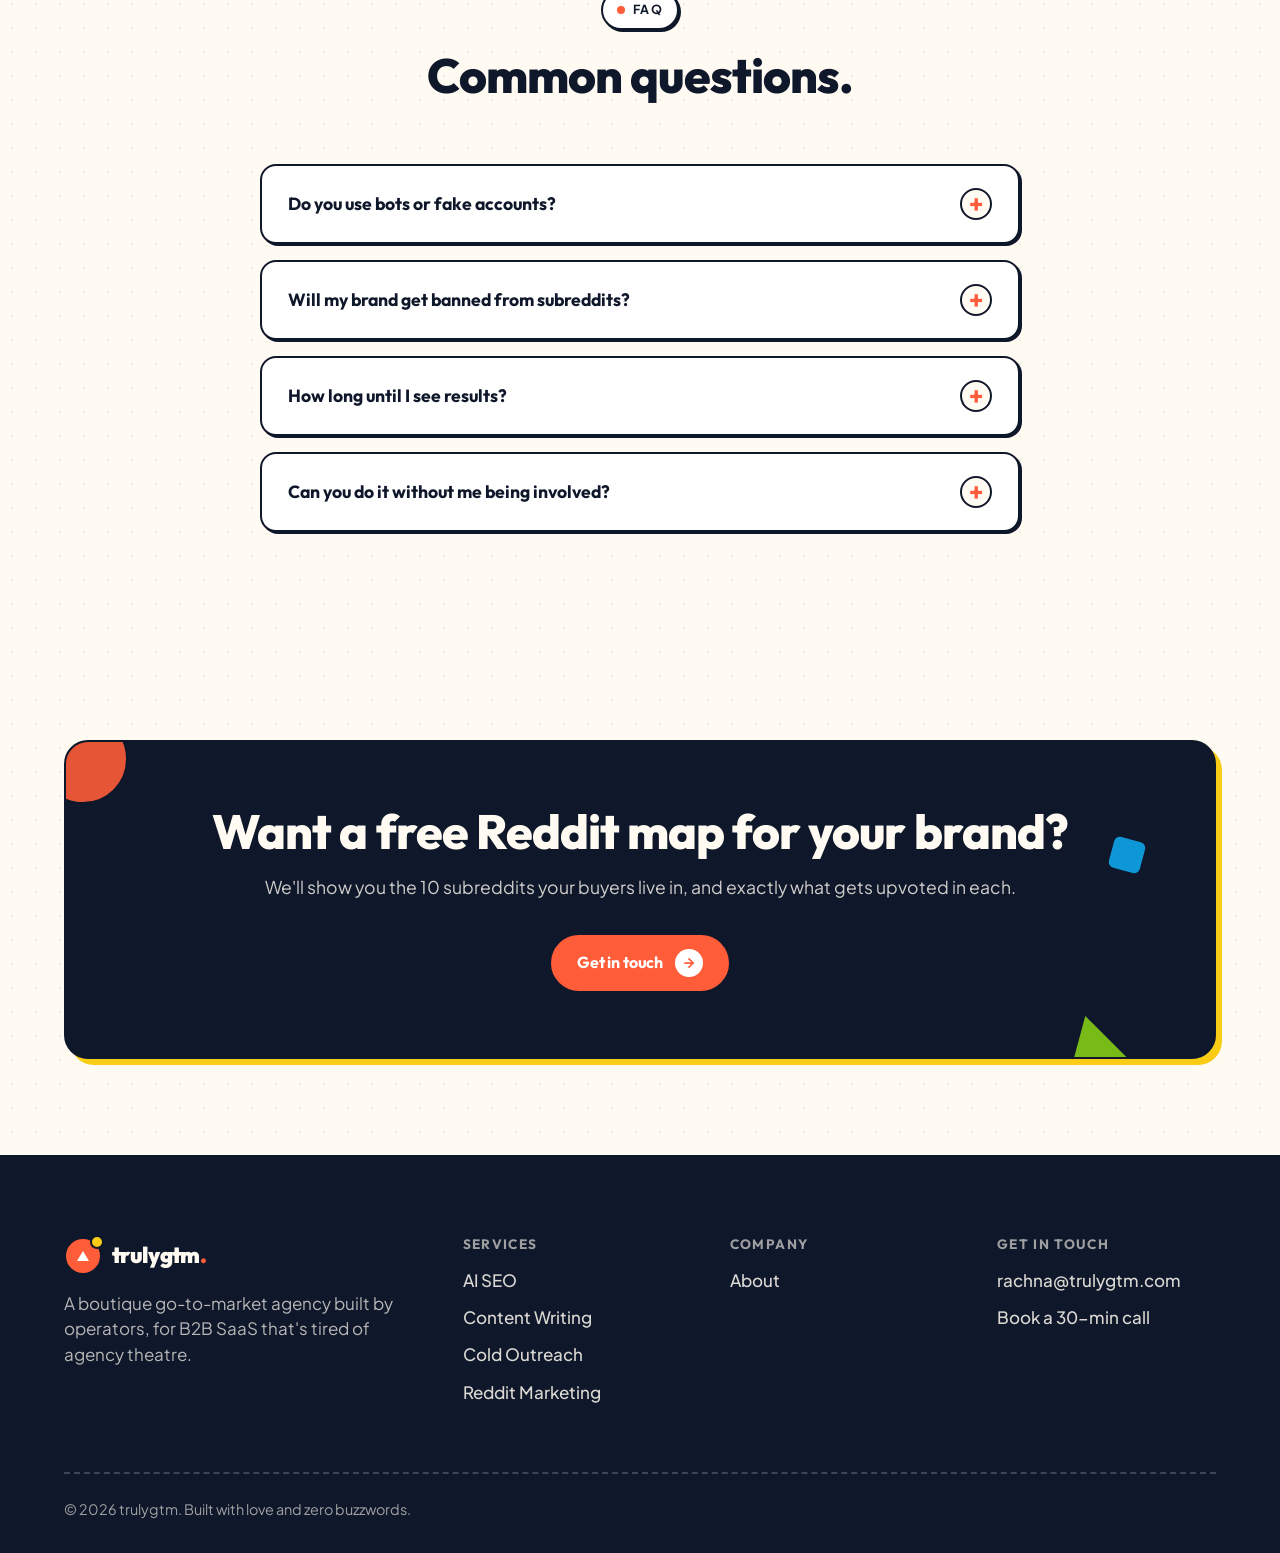
<file: reddit-marketing.html>
<!DOCTYPE html>
<html lang="en">
<head>
 <meta charset="UTF-8" />
 <meta name="viewport" content="width=device-width, initial-scale=1.0" />
 <title>Reddit Marketing for B2B SaaS | trulygtm</title>
 <meta name="description" content="Reddit marketing that actually works for B2B SaaS. Community-native posts, AMA strategy, subreddit seeding. No bots, no fake accounts, real trust." />
  <link rel="icon" type="image/svg+xml" href="/favicon.svg" />
  <link rel="icon" type="image/x-icon" href="/favicon.ico" />
  <link rel="apple-touch-icon" sizes="180x180" href="/apple-touch-icon.png" />
 <link rel="stylesheet" href="styles.css" />
</head>
<body>

 <nav class="nav">
 <div class="nav-inner">
 <a href="index.html" class="logo">
 <span class="logo-mark"></span>
 <span>trulygtm<span style="color: var(--accent);">.</span></span>
 </a>
 <ul class="nav-links">
 <li><a href="ai-seo.html">AI SEO</a></li>
 <li><a href="content-writing.html">Content</a></li>
 <li><a href="cold-outreach.html">Cold Outreach</a></li>
 <li><a href="reddit-marketing.html" class="active">Reddit</a></li>
 <li><a href="about.html">About</a></li>
 </ul>
 <div class="nav-cta">
 <a href="https://calendly.com/rachna-trulygtm/30min" target="_blank" rel="noopener" class="btn btn-primary">Get in touch
 <span class="arrow"><svg width="14" height="14" viewBox="0 0 24 24" fill="none" stroke="currentColor" stroke-width="3" stroke-linecap="round" stroke-linejoin="round"><path d="M5 12h14"/><path d="m12 5 7 7-7 7"/></svg></span>
 </a>
 <button class="menu-toggle" aria-label="Open menu">
 <svg width="22" height="22" viewBox="0 0 24 24" fill="none" stroke="currentColor" stroke-width="2.5" stroke-linecap="round"><line x1="4" y1="7" x2="20" y2="7"/><line x1="4" y1="12" x2="20" y2="12"/><line x1="4" y1="17" x2="20" y2="17"/></svg>
 </button>
 </div>
 </div>
 </nav>

 <!-- HERO -->
 <section class="service-hero">
 <div style="position: absolute; width: 460px; height: 460px; background: var(--tertiary); border: 2px solid var(--border); border-radius: 50%; top: -160px; right: -140px; opacity: 0.18;"></div>
 <div class="shape shape-tri float-shape" style="top: 18%; left: 4%; border-bottom-color: var(--accent); animation-delay: -2s;"></div>
 <div class="shape shape-circle float-shape" style="bottom: 18%; right: 14%; width: 38px; height: 38px; background: var(--quaternary); animation-delay: -1s;"></div>

 <div class="container">
 <div class="service-hero-grid">
 <div class="hero-text">
 <span class="eyebrow sun"><span class="dot"></span> Reddit Marketing</span>
 <h1>Reddit, but <span class="squig sun">actually organic.</span></h1>
 <p class="lede">Reddit is the highest-trust traffic source in B2B. It's also the easiest place to look like a desperate marketer. We do the first part, seeding your brand inside the conversations buyers actually trust.</p>
 <div class="hero-actions">
 <a href="https://calendly.com/rachna-trulygtm/30min" target="_blank" rel="noopener" class="btn btn-primary">Get in touch
 <span class="arrow"><svg width="14" height="14" viewBox="0 0 24 24" fill="none" stroke="currentColor" stroke-width="3" stroke-linecap="round" stroke-linejoin="round"><path d="M5 12h14"/><path d="m12 5 7 7-7 7"/></svg></span>
 </a>
 <a href="#what-we-do" class="btn btn-secondary">How we do it</a>
 </div>
 <div class="tags" style="margin-top: 36px;">
 <span class="tag sun">Subreddit Seeding</span>
 <span class="tag coral">AMA Strategy</span>
 <span class="tag sky">Community Mgmt</span>
 <span class="tag lime">Reddit Ads</span>
 </div>
 </div>

 <!-- Reddit post mockup -->
 <div style="position: relative;">
 <div style="background: var(--card); border: 2px solid var(--border); border-radius: var(--r-lg); overflow: hidden; box-shadow: var(--pop-lg);">
 <div style="padding: 14px 18px; border-bottom: 2px solid var(--border); display: flex; align-items: center; gap: 10px;">
 <span style="width: 32px; height: 32px; background: var(--accent); border: 2px solid var(--border); border-radius: 50%; display: flex; align-items: center; justify-content: center; color: white; font-weight: 700; font-size: 0.85rem;">r/</span>
 <div>
 <div style="font-family: 'Outfit', sans-serif; font-weight: 700; font-size: 0.9rem;">r/sales</div>
 <div style="font-size: 0.72rem; color: var(--muted-fg);">Posted by u/saas_operator · 14h</div>
 </div>
 </div>
 <div style="padding: 18px;">
 <h4 style="font-size: 1.1rem; margin-bottom: 10px;">My honest 2026 GTM stack after burning $40K on agencies</h4>
 <p style="font-size: 0.88rem; color: var(--muted-fg); line-height: 1.55;">After 18 months and 4 agencies, here's what actually worked. Apollo for sourcing → Clay for enrichment → my outreach tool for sequences → trulygtm for the strategy layer when I was too in-the-weeds...</p>

 <div style="display: flex; gap: 16px; margin-top: 16px; padding-top: 14px; border-top: 2px dashed var(--border); font-size: 0.85rem; font-weight: 600; color: var(--muted-fg);">
 <span style="display: inline-flex; align-items: center; gap: 4px;">⬆️ 847</span>
 <span style="display: inline-flex; align-items: center; gap: 4px;">234 comments</span>
 <span style="display: inline-flex; align-items: center; gap: 4px;">5 awards</span>
 </div>
 </div>
 </div>
 <!-- floating tag -->
 <div style="position: absolute; top: -16px; left: -16px; background: var(--accent); color: white; border: 2px solid var(--border); border-radius: var(--r-full); padding: 8px 14px; font-family: 'Outfit', sans-serif; font-weight: 800; font-size: 0.8rem; box-shadow: var(--pop-sm); transform: rotate(-8deg);">
            Top of r/sales
 </div>
 </div>
 </div>
 </div>
 </section>

 <!-- THE PROBLEM -->
 <section style="background: var(--fg); color: var(--bg);">
 <div class="container">
 <div class="two-col">
 <div>
 <span class="eyebrow" style="background: var(--tertiary); color: var(--fg); border-color: var(--bg);"><span class="dot"></span> Why Reddit</span>
 <h2 style="color: var(--bg); margin: 18px 0 24px;">Buyers trust strangers on Reddit <span class="squig sun">more than they trust your homepage.</span></h2>
 <p style="color: rgba(255, 251, 242, 0.8); font-size: 1.1rem; line-height: 1.55;">Reddit threads rank for nearly every B2B comparison query now. ChatGPT and Perplexity cite Reddit constantly. Buyers literally search "[product] reddit" before they buy.</p>
 <p style="color: rgba(255, 251, 242, 0.8); font-size: 1.1rem; line-height: 1.55; margin-top: 16px;">If your brand isn't in those threads, you don't exist in the consideration set. If it's there but smells like marketing, you're worse than invisible.</p>
 </div>
 <div>
 <div class="stats" style="grid-template-columns: 1fr 1fr; box-shadow: var(--pop-sun);">
 <div class="stat"><div class="stat-num" style="color: var(--tertiary);">73%</div><div class="stat-label" style="color: rgba(255, 251, 242, 0.6);">B2B buyers check Reddit pre-purchase</div></div>
 <div class="stat"><div class="stat-num" style="color: var(--accent);">3rd</div><div class="stat-label" style="color: rgba(255, 251, 242, 0.6);">Most-cited source in ChatGPT</div></div>
 <div class="stat"><div class="stat-num" style="color: var(--quaternary);">8x</div><div class="stat-label" style="color: rgba(255, 251, 242, 0.6);">Higher trust vs. paid ads</div></div>
 <div class="stat"><div class="stat-num" style="color: var(--bg);">$0</div><div class="stat-label" style="color: rgba(255, 251, 242, 0.6);">Cost when done right</div></div>
 </div>
 </div>
 </div>
 </div>
 </section>

 <!-- WHAT WE DO -->
 <section id="what-we-do">
 <div class="container">
 <div class="section-head">
 <span class="eyebrow"><span class="dot"></span> What we do</span>
 <h2>Native presence. <span class="highlight">Zero spam.</span></h2>
 <p>We don't run bot accounts. We don't fake comments. We help your team show up in subreddits like a regular community member who happens to make a great tool.</p>
 </div>

 <div class="cards-grid">
 <div class="card sun" data-reveal>
 <span class="card-icon sun wiggle-on-hover">
 <svg width="24" height="24" viewBox="0 0 24 24" fill="none" stroke="currentColor" stroke-width="2.5"><circle cx="12" cy="12" r="10"/><path d="M2 12h20"/><path d="M12 2a15.3 15.3 0 0 1 4 10 15.3 15.3 0 0 1-4 10 15.3 15.3 0 0 1-4-10 15.3 15.3 0 0 1 4-10z"/></svg>
 </span>
 <h3>Subreddit Mapping</h3>
 <p>We identify the 8–15 subreddits where your buyers genuinely hang out, what gets upvoted, who the regulars are, and what gets you banned.</p>
 </div>
 <div class="card coral" data-reveal>
 <span class="card-icon coral wiggle-on-hover">
 <svg width="24" height="24" viewBox="0 0 24 24" fill="none" stroke="currentColor" stroke-width="2.5"><path d="M21 15a2 2 0 0 1-2 2H7l-4 4V5a2 2 0 0 1 2-2h14a2 2 0 0 1 2 2z"/></svg>
 </span>
 <h3>Native Posts</h3>
 <p>Story-led posts written from real perspectives, your founder, your CS lead, an early customer. They get upvoted because they're useful, not because we paid for it.</p>
 </div>
 <div class="card sky" data-reveal>
 <span class="card-icon sky wiggle-on-hover">
 <svg width="24" height="24" viewBox="0 0 24 24" fill="none" stroke="currentColor" stroke-width="2.5"><path d="M17 6.1H3"/><path d="M21 12.1H3"/><path d="M15.1 18H3"/></svg>
 </span>
 <h3>Comment Strategy</h3>
 <p>We monitor 30+ relevant threads/week and surface the ones where your team should chime in. Real comments. Real value-add. Not "Hey check out our product!"</p>
 </div>
 <div class="card lime" data-reveal>
 <span class="card-icon lime wiggle-on-hover">
 <svg width="24" height="24" viewBox="0 0 24 24" fill="none" stroke="currentColor" stroke-width="2.5"><circle cx="12" cy="12" r="10"/><line x1="12" y1="8" x2="12" y2="12"/><line x1="12" y1="16" x2="12.01" y2="16"/></svg>
 </span>
 <h3>AMA & Reddit Ads</h3>
 <p>When AMAs make sense (founder story, big launch, milestone) we run them end to end. When paid Reddit ads make sense for a hot subreddit, we run those too, the right way.</p>
 </div>
 </div>
 </div>
 </section>

 <!-- PROCESS -->
 <section style="background: var(--card); border-top: 2px solid var(--border); border-bottom: 2px solid var(--border);">
 <div class="container">
 <div class="section-head">
 <span class="eyebrow"><span class="dot"></span> Engagement</span>
 <h2>How we ramp.</h2>
 <p>Reddit punishes shortcuts. We move slow, build karma, earn trust, then play long.</p>
 </div>
 <div class="steps">
 <div class="step" data-reveal>
 <div class="step-num">1</div>
 <h4>Week 1–2. Map</h4>
 <p>Subreddit audit, sentiment scan for your brand and 3 competitors, post-format study (what kind of posts win in each sub).</p>
 </div>
 <div class="step" data-reveal>
 <div class="step-num">2</div>
 <h4>Week 3–4. Listen & comment</h4>
 <p>Your team (we coach you) starts adding genuine value in threads. No links. Just helpful answers. Karma builds.</p>
 </div>
 <div class="step" data-reveal>
 <div class="step-num">3</div>
 <h4>Month 2. First posts</h4>
 <p>Your founder or CS lead drops their first 1–2 native posts. Story-led, useful, mentions your product only when relevant. We co-write.</p>
 </div>
 <div class="step" data-reveal>
 <div class="step-num">4</div>
 <h4>Month 3+. Compound</h4>
 <p>Brand mentions in unrelated threads start appearing organically. ChatGPT picks them up. Direct traffic from Reddit shows up in GA4.</p>
 </div>
 </div>
 </div>
 </section>
 <!-- FAQ -->
 <section>
 <div class="container">
 <div class="section-head">
 <span class="eyebrow"><span class="dot"></span> FAQ</span>
 <h2>Common questions.</h2>
 </div>
 <div class="faq">
 <details class="faq-item">
 <summary>Do you use bots or fake accounts?</summary>
 <div class="faq-item-body">
            No. Never. Bot accounts get banned, Reddit users smell them, and any short-term lift gets nuked the moment a mod notices. Every account we manage is real, with real karma history. Most of the posting is done by your team (founder, CS, marketing) coached by us.
 </div>
 </details>
 <details class="faq-item">
 <summary>Will my brand get banned from subreddits?</summary>
 <div class="faq-item-body">
            Not if you follow our playbook. We've worked in r/sales, r/SaaS, r/marketing, r/Entrepreneur, r/devops, and dozens of niche subs without a single ban. The rules are different in each, that's literally what we get paid to know.
 </div>
 </details>
 <details class="faq-item">
 <summary>How long until I see results?</summary>
 <div class="faq-item-body">
            Trackable Reddit-attributed traffic usually shows up around month 2. Brand mentions inside other people's threads (the real signal) take 90+ days. If your goal is "demos by next quarter," cold outreach is faster.
 </div>
 </details>
 <details class="faq-item">
 <summary>Can you do it without me being involved?</summary>
 <div class="faq-item-body">
            Partly. The technical mapping, monitoring, copywriting and strategy, yes. But the actual posting works best when it's your founder, your CS lead, or a real customer. Reddit detects "agency" voice instantly. We coach the people who post; we don't impersonate them.
 </div>
 </details>
 </div>
 </div>
 </section>

 <!-- CTA -->
 <section>
 <div class="container">
 <div class="cta-banner" style="box-shadow: var(--pop-sun);">
 <div class="shape shape-circle" style="top: -28px; left: -28px; width: 90px; height: 90px; background: var(--accent);"></div>
 <div class="shape shape-tri" style="bottom: -10px; right: 8%; transform: rotate(-15deg); border-bottom-color: var(--quaternary);"></div>
 <div class="shape shape-square" style="top: 30%; right: 6%; width: 36px; height: 36px; background: var(--secondary); transform: rotate(15deg);"></div>
 <h2>Want a free Reddit map for your brand?</h2>
 <p>We'll show you the 10 subreddits your buyers live in, and exactly what gets upvoted in each.</p>
 <a href="https://calendly.com/rachna-trulygtm/30min" target="_blank" rel="noopener" class="btn btn-primary">Get in touch
 <span class="arrow"><svg width="14" height="14" viewBox="0 0 24 24" fill="none" stroke="currentColor" stroke-width="3" stroke-linecap="round" stroke-linejoin="round"><path d="M5 12h14"/><path d="m12 5 7 7-7 7"/></svg></span>
 </a>
 </div>
 </div>
 </section>

 <!-- FOOTER -->
 <footer>
 <div class="container">
 <div class="footer-grid">
 <div>
 <a href="index.html" class="logo" style="color: var(--bg);">
 <span class="logo-mark"></span>
 <span>trulygtm<span style="color: var(--accent);">.</span></span>
 </a>
 <p class="footer-tagline">A boutique go-to-market agency built by operators, for B2B SaaS that's tired of agency theatre.</p>
 </div>
 <div>
 <h5>Services</h5>
 <ul>
 <li><a href="ai-seo.html">AI SEO</a></li>
 <li><a href="content-writing.html">Content Writing</a></li>
 <li><a href="cold-outreach.html">Cold Outreach</a></li>
 <li><a href="reddit-marketing.html">Reddit Marketing</a></li>
 </ul>
 </div>
 <div>
 <h5>Company</h5>
 <ul>
 <li><a href="about.html">About</a></li>
 </ul>
 </div>
 <div>
 <h5>Get in touch</h5>
 <ul>
 <li><a href="mailto:rachna@trulygtm.com">rachna@trulygtm.com</a></li>
 <li><a href="https://calendly.com/rachna-trulygtm/30min" target="_blank" rel="noopener">Book a 30-min call</a></li>
 </ul>
 </div>
 </div>
 <div class="footer-bottom">
 <span>© 2026 trulygtm. Built with love and zero buzzwords.</span>
 </div>
 </div>
 </footer>

 <script src="main.js"></script>
</body>
</html>
</file>
<file: styles.css>
/* ==========================================================================
   trulygtm.com — Playful Geometric Design System
   Color direction: Coral / Sky / Sun / Lime on warm cream
   ========================================================================== */

@import url('https://fonts.googleapis.com/css2?family=Outfit:wght@500;700;800;900&family=Plus+Jakarta+Sans:wght@400;500;600;700&display=swap');

/* --- Tokens --- */
:root {
  /* Colors */
  --bg: #FFFBF2;
  --fg: #0F172A;
  --muted: #F1F5F9;
  --muted-fg: #475569;
  --accent: #FF5C39;
  --accent-fg: #FFFFFF;
  --secondary: #0EA5E9;
  --tertiary: #FACC15;
  --quaternary: #84CC16;
  --border: #0F172A;
  --card: #FFFFFF;
  --ring: #FF5C39;

  /* Radii */
  --r-sm: 8px;
  --r-md: 16px;
  --r-lg: 24px;
  --r-full: 9999px;

  /* Shadow tokens */
  --pop: 4px 4px 0 0 var(--border);
  --pop-lg: 6px 6px 0 0 var(--border);
  --pop-sm: 2px 2px 0 0 var(--border);
  --pop-coral: 6px 6px 0 0 var(--accent);
  --pop-sky: 6px 6px 0 0 var(--secondary);
  --pop-sun: 6px 6px 0 0 var(--tertiary);
  --pop-lime: 6px 6px 0 0 var(--quaternary);

  /* Easing */
  --bounce: cubic-bezier(0.34, 1.56, 0.64, 1);
}

/* --- Reset --- */
*,
*::before,
*::after {
  box-sizing: border-box;
  margin: 0;
  padding: 0;
}

html {
  scroll-behavior: smooth;
}

body {
  background: var(--bg);
  color: var(--fg);
  font-family: 'Plus Jakarta Sans', system-ui, sans-serif;
  font-size: 17px;
  line-height: 1.6;
  -webkit-font-smoothing: antialiased;
  text-rendering: optimizeLegibility;
  overflow-x: hidden;
  background-image:
    radial-gradient(circle, rgba(15, 23, 42, 0.08) 1px, transparent 1px);
  background-size: 24px 24px;
  background-position: 0 0;
}

img,
svg {
  display: block;
  max-width: 100%;
}

a {
  color: inherit;
  text-decoration: none;
}

button {
  font-family: inherit;
  cursor: pointer;
  border: none;
  background: none;
}

ul {
  list-style: none;
}

/* --- Typography --- */
h1, h2, h3, h4, h5 {
  font-family: 'Outfit', system-ui, sans-serif;
  font-weight: 800;
  letter-spacing: -0.02em;
  line-height: 1.05;
  color: var(--fg);
}

h1 { font-size: clamp(2rem, 5vw, 4.5rem); font-weight: 900; }
h2 { font-size: clamp(1.75rem, 3.8vw, 3rem); }
h3 { font-size: clamp(1.375rem, 2.6vw, 2rem); }
h4 { font-size: 1.25rem; font-weight: 700; }
h5 { font-size: 1.05rem; font-weight: 700; }

@media (max-width: 768px) {
  h1 { font-size: clamp(1.875rem, 8vw, 2.5rem); line-height: 1.1; }
  h2 { font-size: clamp(1.5rem, 6vw, 2rem); line-height: 1.15; }
  h3 { font-size: clamp(1.25rem, 5vw, 1.625rem); }
}

.eyebrow {
  display: inline-flex;
  align-items: center;
  gap: 8px;
  font-family: 'Plus Jakarta Sans', sans-serif;
  font-size: 0.78rem;
  font-weight: 700;
  letter-spacing: 0.12em;
  text-transform: uppercase;
  padding: 8px 14px;
  background: var(--card);
  border: 2px solid var(--border);
  border-radius: var(--r-full);
  box-shadow: var(--pop-sm);
}

.eyebrow .dot {
  width: 8px;
  height: 8px;
  border-radius: 50%;
  background: var(--accent);
}

.eyebrow.sky .dot { background: var(--secondary); }
.eyebrow.sun .dot { background: var(--tertiary); }
.eyebrow.lime .dot { background: var(--quaternary); }

p { color: var(--fg); }
.muted { color: var(--muted-fg); }

.lede {
  font-size: clamp(1.125rem, 1.6vw, 1.375rem);
  line-height: 1.5;
  color: var(--muted-fg);
  max-width: 60ch;
}

/* Highlight word — squiggle underline */
.squig {
  position: relative;
  display: inline-block;
  white-space: nowrap;
}
.squig::after {
  content: '';
  position: absolute;
  left: 0;
  right: 0;
  bottom: -8px;
  height: 12px;
  background-image: url("data:image/svg+xml,%3Csvg xmlns='http://www.w3.org/2000/svg' viewBox='0 0 100 12' preserveAspectRatio='none'%3E%3Cpath d='M0 6 Q 12.5 0 25 6 T 50 6 T 75 6 T 100 6' fill='none' stroke='%23FF5C39' stroke-width='3' stroke-linecap='round'/%3E%3C/svg%3E");
  background-repeat: no-repeat;
  background-size: 100% 100%;
}
.squig.sky::after {
  background-image: url("data:image/svg+xml,%3Csvg xmlns='http://www.w3.org/2000/svg' viewBox='0 0 100 12' preserveAspectRatio='none'%3E%3Cpath d='M0 6 Q 12.5 0 25 6 T 50 6 T 75 6 T 100 6' fill='none' stroke='%230EA5E9' stroke-width='3' stroke-linecap='round'/%3E%3C/svg%3E");
}
.squig.sun::after {
  background-image: url("data:image/svg+xml,%3Csvg xmlns='http://www.w3.org/2000/svg' viewBox='0 0 100 12' preserveAspectRatio='none'%3E%3Cpath d='M0 6 Q 12.5 0 25 6 T 50 6 T 75 6 T 100 6' fill='none' stroke='%23FACC15' stroke-width='3' stroke-linecap='round'/%3E%3C/svg%3E");
}

.highlight {
  background: var(--tertiary);
  padding: 0 8px;
  border-radius: 4px;
  box-decoration-break: clone;
  -webkit-box-decoration-break: clone;
}

/* --- Layout --- */
.container {
  max-width: 1200px;
  margin: 0 auto;
  padding: 0 24px;
}

.container-narrow {
  max-width: 880px;
  margin: 0 auto;
  padding: 0 24px;
}

section {
  position: relative;
  padding: 96px 0;
}

@media (max-width: 768px) {
  section { padding: 64px 0; }
}

/* --- Buttons --- */
.btn {
  display: inline-flex;
  align-items: center;
  gap: 12px;
  padding: 14px 26px;
  font-family: 'Outfit', sans-serif;
  font-weight: 700;
  font-size: 1rem;
  letter-spacing: -0.01em;
  border-radius: var(--r-full);
  border: 2px solid var(--border);
  transition: transform 0.25s var(--bounce), box-shadow 0.25s var(--bounce);
  text-decoration: none;
  position: relative;
  white-space: nowrap;
}

.btn-primary {
  background: var(--accent);
  color: var(--accent-fg);
  box-shadow: var(--pop);
}

.btn-primary:hover {
  transform: translate(-2px, -2px);
  box-shadow: var(--pop-lg);
}

.btn-primary:active {
  transform: translate(2px, 2px);
  box-shadow: var(--pop-sm);
}

.btn-primary .arrow {
  width: 28px;
  height: 28px;
  background: white;
  color: var(--accent);
  border-radius: 50%;
  display: inline-flex;
  align-items: center;
  justify-content: center;
  flex-shrink: 0;
  transition: transform 0.3s var(--bounce);
}

.btn-primary:hover .arrow {
  transform: translateX(4px);
}

.btn-secondary {
  background: transparent;
  color: var(--fg);
  box-shadow: var(--pop);
}

.btn-secondary:hover {
  background: var(--tertiary);
  transform: translate(-2px, -2px);
  box-shadow: var(--pop-lg);
}

.btn-ghost {
  border: none;
  background: transparent;
  font-weight: 700;
  color: var(--fg);
  padding: 12px 18px;
}

.btn-ghost:hover {
  color: var(--accent);
}

/* --- Nav --- */
.nav {
  position: sticky;
  top: 0;
  z-index: 50;
  background: rgba(255, 251, 242, 0.85);
  backdrop-filter: blur(10px);
  border-bottom: 2px solid var(--border);
}

.nav-inner {
  display: flex;
  align-items: center;
  justify-content: space-between;
  padding: 18px 24px;
  max-width: 1280px;
  margin: 0 auto;
  gap: 24px;
}

.logo {
  display: flex;
  align-items: center;
  gap: 10px;
  font-family: 'Outfit', sans-serif;
  font-weight: 900;
  font-size: 1.4rem;
  letter-spacing: -0.03em;
}

.logo-mark {
  width: 38px;
  height: 38px;
  background: var(--accent);
  border: 2px solid var(--border);
  border-radius: 50%;
  display: inline-flex;
  align-items: center;
  justify-content: center;
  position: relative;
  box-shadow: var(--pop-sm);
}

.logo-mark::before {
  content: '';
  width: 14px;
  height: 14px;
  background: var(--tertiary);
  border: 2px solid var(--border);
  border-radius: 50%;
  position: absolute;
  top: -4px;
  right: -4px;
}

.logo-mark::after {
  content: '';
  width: 0;
  height: 0;
  border-left: 6px solid transparent;
  border-right: 6px solid transparent;
  border-bottom: 10px solid white;
}

.nav-links {
  display: flex;
  align-items: center;
  gap: 4px;
}

.nav-links a {
  font-weight: 600;
  font-size: 0.95rem;
  padding: 8px 12px;
  border: 2px solid transparent;
  border-radius: var(--r-full);
  transition: background-color 0.2s ease, color 0.2s ease, border-color 0.2s ease;
}

.nav-links a:hover {
  background: var(--tertiary);
  border-color: var(--border);
}

.nav-links a.active {
  background: var(--fg);
  color: white;
  border-color: var(--border);
}

.nav-cta {
  display: flex;
  align-items: center;
  gap: 8px;
}

.menu-toggle {
  display: none;
  width: 44px;
  height: 44px;
  background: var(--card);
  border: 2px solid var(--border);
  border-radius: var(--r-md);
  box-shadow: var(--pop-sm);
  align-items: center;
  justify-content: center;
}

@media (max-width: 920px) {
  .nav-links {
    display: none;
    position: absolute;
    top: 100%;
    left: 16px;
    right: 16px;
    flex-direction: column;
    background: var(--card);
    border: 2px solid var(--border);
    border-radius: var(--r-lg);
    box-shadow: var(--pop);
    padding: 16px;
    margin-top: 8px;
  }
  .nav-links.open { display: flex; }
  .nav-links a { width: 100%; text-align: left; }
  .menu-toggle { display: inline-flex; }
  .nav-cta .btn-primary { display: none; }
}

/* --- Hero --- */
.hero {
  padding: 80px 0 120px;
  position: relative;
  overflow: hidden;
}

.hero-grid {
  display: grid;
  grid-template-columns: 1.1fr 0.9fr;
  gap: 64px;
  align-items: center;
  position: relative;
  z-index: 2;
}

.hero-text {
  position: relative;
  z-index: 3;
}

.hero h1 {
  margin: 24px 0 28px;
}

.hero-actions {
  display: flex;
  gap: 14px;
  flex-wrap: wrap;
  margin-top: 36px;
}

/* Hero giant decorative circle - faded background */
.hero-blob {
  position: absolute;
  width: 460px;
  height: 460px;
  background: var(--tertiary);
  border: 2px solid var(--border);
  border-radius: 50%;
  top: -120px;
  left: -160px;
  z-index: 0;
  opacity: 0.2;
  pointer-events: none;
}

/* Hero visual block - rebuilt for clean responsive */
.hero-visual {
  position: relative;
  display: grid;
  grid-template-columns: 1fr 1fr;
  grid-template-rows: auto auto;
  gap: 16px;
  max-width: 480px;
  margin-left: auto;
  padding: 16px;
}

.hero-tile {
  background: var(--card);
  border: 2px solid var(--border);
  border-radius: var(--r-lg);
  padding: 22px 20px;
  box-shadow: var(--pop);
  position: relative;
}

.hero-tile-1 {
  grid-column: 1 / span 2;
  grid-row: 1;
  transform: rotate(-1.5deg);
}

.hero-tile-2 {
  grid-column: 1 / span 2;
  grid-row: 2;
  background: var(--tertiary);
  transform: rotate(1.5deg);
}

.hero-tile-eyebrow {
  font-size: 0.7rem;
  font-weight: 700;
  text-transform: uppercase;
  letter-spacing: 0.1em;
  color: var(--muted-fg);
  margin-bottom: 8px;
}

.hero-tile-q {
  font-family: 'Outfit', sans-serif;
  font-weight: 700;
  font-size: 1.05rem;
  line-height: 1.3;
}

.hero-stats-row {
  display: grid;
  grid-template-columns: 1fr 1fr 1fr;
  gap: 14px;
  margin-top: 6px;
}

.hero-mini-stat {
  display: flex;
  flex-direction: column;
  gap: 2px;
}

.hero-mini-num {
  font-family: 'Outfit', sans-serif;
  font-weight: 900;
  font-size: 1.6rem;
  line-height: 1;
  letter-spacing: -0.03em;
  color: var(--accent);
}

.hero-mini-stat:nth-child(2) .hero-mini-num { color: var(--secondary); }
.hero-mini-stat:nth-child(3) .hero-mini-num { color: var(--quaternary); }

.hero-mini-label {
  font-size: 0.72rem;
  font-weight: 600;
  color: var(--muted-fg);
  line-height: 1.2;
}

.hero-tile-cited {
  display: inline-flex;
  align-items: center;
  gap: 6px;
  margin-top: 12px;
  font-size: 0.85rem;
  font-weight: 700;
  color: var(--fg);
  background: var(--quaternary);
  padding: 4px 10px;
  border-radius: var(--r-full);
  border: 2px solid var(--border);
}

.hero-cited-dot {
  width: 8px;
  height: 8px;
  background: var(--fg);
  border-radius: 50%;
}

.hero-tile-num {
  font-family: 'Outfit', sans-serif;
  font-weight: 900;
  font-size: 2.4rem;
  line-height: 1;
  letter-spacing: -0.04em;
}

.hero-tile-label {
  font-size: 0.9rem;
  font-weight: 600;
  margin-top: 6px;
}

.hero-tile-bars {
  display: flex;
  gap: 5px;
  margin-top: 14px;
  align-items: end;
  height: 36px;
}

.hero-tile-bars span {
  width: 12px;
  background: var(--fg);
  border-radius: 2px;
}

.hero-star {
  position: absolute;
  top: -20px;
  right: -10px;
  width: 70px;
  height: 70px;
  z-index: 4;
}

@media (max-width: 920px) {
  .hero-grid {
    grid-template-columns: 1fr;
    gap: 32px;
  }
  .hero-visual {
    max-width: 100%;
    margin: 0 auto;
    padding: 8px;
  }
  .hero-blob {
    width: 240px;
    height: 240px;
    top: -60px;
    left: -80px;
    opacity: 0.18;
  }
  .hero-star {
    width: 56px;
    height: 56px;
    top: -16px;
    right: -4px;
  }
}

/* --- Floating shapes (subtle background decoration) --- */
.shape {
  position: absolute;
  border: 2px solid var(--border);
  pointer-events: none;
  opacity: 0.35;
  z-index: 0;
}

.shape-circle { border-radius: 50%; }
.shape-tri {
  width: 0; height: 0;
  border-left: 30px solid transparent;
  border-right: 30px solid transparent;
  border-bottom: 52px solid var(--tertiary);
  border-top: none;
  background: none;
}
.shape-square {
  border-radius: var(--r-sm);
}
.shape-pill {
  border-radius: var(--r-full);
}

/* --- Trust strip / Marquee --- */
.marquee {
  border-top: 2px solid var(--border);
  border-bottom: 2px solid var(--border);
  background: var(--fg);
  color: var(--bg);
  overflow: hidden;
  padding: 18px 0;
}

.marquee-track {
  display: flex;
  gap: 64px;
  animation: marquee 28s linear infinite;
  white-space: nowrap;
  font-family: 'Outfit', sans-serif;
  font-weight: 800;
  font-size: 1.5rem;
  letter-spacing: -0.01em;
}

.marquee-track span {
  display: inline-flex;
  align-items: center;
  gap: 64px;
}

.marquee-track .pip {
  width: 14px;
  height: 14px;
  background: var(--accent);
  border-radius: 50%;
  flex-shrink: 0;
}

@keyframes marquee {
  to { transform: translateX(-50%); }
}

/* --- Section header --- */
.section-head {
  text-align: center;
  max-width: 720px;
  margin: 0 auto 64px;
}

.section-head .eyebrow {
  margin-bottom: 20px;
}

.section-head h2 {
  margin-bottom: 16px;
}

.section-head p {
  color: var(--muted-fg);
  font-size: 1.125rem;
}

/* --- Sticker Cards --- */
.cards-grid {
  display: grid;
  grid-template-columns: repeat(auto-fit, minmax(290px, 1fr));
  gap: 32px;
}

.cards-grid.cols-4 {
  grid-template-columns: repeat(4, 1fr);
}

@media (max-width: 1024px) { .cards-grid.cols-4 { grid-template-columns: repeat(2, 1fr); } }
@media (max-width: 560px) { .cards-grid.cols-4 { grid-template-columns: 1fr; } }

.card {
  background: var(--card);
  border: 2px solid var(--border);
  border-radius: var(--r-lg);
  padding: 32px 28px;
  position: relative;
  transition: transform 0.3s var(--bounce), box-shadow 0.3s var(--bounce);
  box-shadow: var(--pop-lg);
}

.card:hover {
  transform: translate(-3px, -3px) rotate(-0.6deg);
  box-shadow: 10px 10px 0 0 var(--border);
}

.card.coral { box-shadow: var(--pop-coral); }
.card.coral:hover { box-shadow: 10px 10px 0 0 var(--accent); }
.card.sky { box-shadow: var(--pop-sky); }
.card.sky:hover { box-shadow: 10px 10px 0 0 var(--secondary); }
.card.sun { box-shadow: var(--pop-sun); }
.card.sun:hover { box-shadow: 10px 10px 0 0 var(--tertiary); }
.card.lime { box-shadow: var(--pop-lime); }
.card.lime:hover { box-shadow: 10px 10px 0 0 var(--quaternary); }

.card-icon {
  width: 56px;
  height: 56px;
  background: var(--tertiary);
  border: 2px solid var(--border);
  border-radius: 50%;
  display: inline-flex;
  align-items: center;
  justify-content: center;
  margin-bottom: 22px;
  position: relative;
  flex-shrink: 0;
}

.card-icon.coral { background: var(--accent); color: white; }
.card-icon.sky { background: var(--secondary); color: white; }
.card-icon.sun { background: var(--tertiary); }
.card-icon.lime { background: var(--quaternary); }

.card h3 {
  font-size: 1.5rem;
  margin-bottom: 12px;
}

.card p {
  color: var(--muted-fg);
  font-size: 0.98rem;
  line-height: 1.55;
}

.card-link {
  display: inline-flex;
  align-items: center;
  gap: 6px;
  margin-top: 20px;
  font-family: 'Outfit', sans-serif;
  font-weight: 700;
  font-size: 0.95rem;
  color: var(--fg);
  border-bottom: 2px solid var(--fg);
  padding-bottom: 2px;
  transition: gap 0.25s var(--bounce), color 0.2s ease;
}

.card-link:hover {
  gap: 12px;
  color: var(--accent);
  border-color: var(--accent);
}

/* "Floating icon on top edge" variant */
.card-floaty {
  margin-top: 28px;
}
.card-floaty .card-icon {
  position: absolute;
  top: -28px;
  left: 28px;
  margin-bottom: 0;
}

/* --- Stats strip --- */
.stats {
  display: grid;
  grid-template-columns: repeat(4, 1fr);
  gap: 0;
  border: 2px solid var(--border);
  border-radius: var(--r-lg);
  background: var(--card);
  overflow: hidden;
  box-shadow: var(--pop-lg);
}

.stat {
  padding: 36px 28px;
  border-right: 2px solid var(--border);
  text-align: center;
  position: relative;
}

.stat:last-child { border-right: none; }

.stat-num {
  font-family: 'Outfit', sans-serif;
  font-weight: 900;
  font-size: clamp(2.5rem, 5vw, 4rem);
  line-height: 1;
  letter-spacing: -0.04em;
  color: var(--accent);
  margin-bottom: 8px;
}

.stat:nth-child(2) .stat-num { color: var(--secondary); }
.stat:nth-child(3) .stat-num { color: var(--quaternary); }
.stat:nth-child(4) .stat-num { color: var(--fg); }

.stat-label {
  font-size: 0.9rem;
  color: var(--muted-fg);
  font-weight: 600;
}

@media (max-width: 768px) {
  .stats { grid-template-columns: repeat(2, 1fr); }
  .stat { border-right: 2px solid var(--border); border-bottom: 2px solid var(--border); }
  .stat:nth-child(2) { border-right: none; }
  .stat:nth-child(3), .stat:nth-child(4) { border-bottom: none; }
  .stat:nth-child(4) { border-right: none; }
}

/* --- Process steps --- */
.steps {
  display: grid;
  grid-template-columns: repeat(4, 1fr);
  gap: 24px;
  position: relative;
}

@media (max-width: 920px) { .steps { grid-template-columns: repeat(2, 1fr); } }
@media (max-width: 560px) { .steps { grid-template-columns: 1fr; } }

.step {
  background: var(--card);
  border: 2px solid var(--border);
  border-radius: var(--r-lg);
  padding: 28px 24px;
  position: relative;
}

.step-num {
  display: inline-flex;
  align-items: center;
  justify-content: center;
  width: 44px;
  height: 44px;
  border-radius: 50%;
  background: var(--fg);
  color: var(--bg);
  font-family: 'Outfit', sans-serif;
  font-weight: 900;
  font-size: 1.1rem;
  border: 2px solid var(--border);
  margin-bottom: 18px;
}

.step:nth-child(1) .step-num { background: var(--accent); }
.step:nth-child(2) .step-num { background: var(--secondary); }
.step:nth-child(3) .step-num { background: var(--quaternary); }
.step:nth-child(4) .step-num { background: var(--tertiary); color: var(--fg); }

.step h4 { margin-bottom: 8px; }
.step p { color: var(--muted-fg); font-size: 0.95rem; }

/* --- FAQ --- */
.faq {
  max-width: 760px;
  margin: 0 auto;
}

.faq-item {
  background: var(--card);
  border: 2px solid var(--border);
  border-radius: var(--r-md);
  margin-bottom: 16px;
  box-shadow: var(--pop-sm);
  overflow: hidden;
  transition: box-shadow 0.2s ease;
}

.faq-item[open] {
  box-shadow: var(--pop);
}

.faq-item summary {
  padding: 22px 26px;
  font-family: 'Outfit', sans-serif;
  font-weight: 700;
  font-size: 1.1rem;
  cursor: pointer;
  display: flex;
  justify-content: space-between;
  align-items: center;
  list-style: none;
  gap: 16px;
}

.faq-item summary::-webkit-details-marker { display: none; }

.faq-item summary::after {
  content: '+';
  font-size: 1.6rem;
  font-weight: 700;
  color: var(--accent);
  width: 32px;
  height: 32px;
  border: 2px solid var(--border);
  border-radius: 50%;
  display: inline-flex;
  align-items: center;
  justify-content: center;
  background: var(--bg);
  flex-shrink: 0;
  transition: transform 0.3s var(--bounce);
}

.faq-item[open] summary::after {
  content: '−';
  background: var(--accent);
  color: white;
  transform: rotate(180deg);
}

.faq-item-body {
  padding: 0 26px 24px;
  color: var(--muted-fg);
  line-height: 1.6;
}

/* --- CTA Banner --- */
.cta-banner {
  background: var(--fg);
  color: var(--bg);
  border: 2px solid var(--border);
  border-radius: var(--r-lg);
  padding: 64px 48px;
  text-align: center;
  position: relative;
  overflow: hidden;
  box-shadow: var(--pop-coral);
}

.cta-banner h2 {
  color: var(--bg);
  margin-bottom: 16px;
  position: relative;
  z-index: 2;
}

.cta-banner p {
  color: rgba(255, 251, 242, 0.8);
  margin-bottom: 32px;
  font-size: 1.1rem;
  position: relative;
  z-index: 2;
}

.cta-banner .btn-primary {
  position: relative;
  z-index: 2;
}

.cta-banner .shape {
  opacity: 0.9;
}

@media (max-width: 600px) {
  .cta-banner { padding: 48px 24px; }
}

/* --- Footer --- */
footer {
  background: var(--fg);
  color: var(--bg);
  padding: 80px 0 32px;
  border-top: 2px solid var(--border);
}

.footer-grid {
  display: grid;
  grid-template-columns: 1.6fr 1fr 1fr 1fr;
  gap: 48px;
  margin-bottom: 56px;
}

@media (max-width: 768px) {
  .footer-grid { grid-template-columns: 1fr 1fr; gap: 36px; }
}
@media (max-width: 480px) {
  .footer-grid { grid-template-columns: 1fr; }
}

.footer-grid h5 {
  color: var(--bg);
  font-size: 0.85rem;
  text-transform: uppercase;
  letter-spacing: 0.1em;
  margin-bottom: 16px;
  opacity: 0.6;
}

.footer-grid ul li {
  margin-bottom: 10px;
}

.footer-grid ul li a {
  color: var(--bg);
  font-weight: 500;
  opacity: 0.85;
  transition: opacity 0.2s, color 0.2s;
}

.footer-grid ul li a:hover {
  opacity: 1;
  color: var(--tertiary);
}

.footer-tagline {
  color: rgba(255, 251, 242, 0.7);
  margin-top: 16px;
  max-width: 32ch;
  line-height: 1.5;
}

.footer-bottom {
  display: flex;
  justify-content: space-between;
  align-items: center;
  border-top: 2px dashed rgba(255, 251, 242, 0.2);
  padding-top: 24px;
  font-size: 0.9rem;
  color: rgba(255, 251, 242, 0.6);
  flex-wrap: wrap;
  gap: 16px;
}

/* --- Service page hero --- */
.service-hero {
  padding: 72px 0 88px;
  position: relative;
  overflow: hidden;
}

.service-hero > .container,
.service-hero > .container-narrow {
  position: relative;
  z-index: 2;
}

.service-hero-grid {
  display: grid;
  grid-template-columns: 1.2fr 0.8fr;
  gap: 56px;
  align-items: center;
  position: relative;
  z-index: 2;
}

.service-hero h1 {
  font-size: clamp(1.875rem, 4.5vw, 3.5rem);
  margin: 20px 0 24px;
}

.service-hero .lede {
  margin-bottom: 32px;
}

@media (max-width: 920px) {
  .service-hero { padding: 48px 0 64px; }
  .service-hero-grid { grid-template-columns: 1fr; gap: 32px; }
}

/* --- Two column --- */
.two-col {
  display: grid;
  grid-template-columns: 1fr 1fr;
  gap: 64px;
  align-items: start;
}

@media (max-width: 920px) {
  .two-col { grid-template-columns: 1fr; gap: 40px; }
}

/* --- Feature list --- */
.feature-list {
  display: flex;
  flex-direction: column;
  gap: 18px;
}

.feature-list li {
  display: flex;
  gap: 14px;
  align-items: flex-start;
  font-size: 1.05rem;
  font-weight: 500;
}

.feature-list .check {
  width: 28px;
  height: 28px;
  background: var(--quaternary);
  border: 2px solid var(--border);
  border-radius: 50%;
  display: inline-flex;
  align-items: center;
  justify-content: center;
  flex-shrink: 0;
  color: var(--fg);
}

/* --- Form --- */
.form-card {
  background: var(--card);
  border: 2px solid var(--border);
  border-radius: var(--r-lg);
  padding: 40px;
  box-shadow: var(--pop-lg);
}

@media (max-width: 600px) { .form-card { padding: 28px 24px; } }

.form-row {
  display: grid;
  grid-template-columns: 1fr 1fr;
  gap: 20px;
  margin-bottom: 20px;
}

@media (max-width: 600px) { .form-row { grid-template-columns: 1fr; } }

.form-field {
  display: flex;
  flex-direction: column;
  gap: 8px;
  margin-bottom: 20px;
}

.form-field label {
  font-family: 'Outfit', sans-serif;
  font-size: 0.78rem;
  font-weight: 700;
  text-transform: uppercase;
  letter-spacing: 0.1em;
}

.form-field input,
.form-field textarea,
.form-field select {
  padding: 14px 16px;
  border: 2px solid #CBD5E1;
  border-radius: var(--r-md);
  background: white;
  font-family: 'Plus Jakarta Sans', sans-serif;
  font-size: 1rem;
  color: var(--fg);
  transition: all 0.2s ease;
  font-weight: 500;
}

.form-field input:focus,
.form-field textarea:focus,
.form-field select:focus {
  outline: none;
  border-color: var(--accent);
  box-shadow: 4px 4px 0 0 var(--accent);
}

.form-field textarea {
  resize: vertical;
  min-height: 120px;
  font-family: inherit;
}

/* --- Visual hero collage --- */
.collage {
  position: relative;
  width: 100%;
  height: 100%;
  min-height: 460px;
}

.collage-tile {
  position: absolute;
  background: var(--card);
  border: 2px solid var(--border);
  border-radius: var(--r-lg);
  padding: 20px;
  box-shadow: var(--pop);
}

/* --- Tags / pill list --- */
.tags {
  display: flex;
  flex-wrap: wrap;
  gap: 10px;
}
.tag {
  padding: 8px 14px;
  background: var(--card);
  border: 2px solid var(--border);
  border-radius: var(--r-full);
  font-size: 0.85rem;
  font-weight: 600;
  font-family: 'Outfit', sans-serif;
  box-shadow: var(--pop-sm);
}
.tag.coral { background: var(--accent); color: white; }
.tag.sky   { background: var(--secondary); color: white; }
.tag.sun   { background: var(--tertiary); color: var(--fg); }
.tag.lime  { background: var(--quaternary); color: var(--fg); }

/* --- Testimonial / quote card --- */
.quote-card {
  background: var(--tertiary);
  border: 2px solid var(--border);
  border-radius: var(--r-lg);
  padding: 36px 32px;
  box-shadow: var(--pop);
  position: relative;
}

.quote-card::before {
  content: '"';
  position: absolute;
  top: -28px;
  left: 24px;
  font-family: 'Outfit', sans-serif;
  font-size: 5rem;
  font-weight: 900;
  background: var(--accent);
  color: white;
  width: 56px;
  height: 56px;
  border: 2px solid var(--border);
  border-radius: 50%;
  display: flex;
  align-items: center;
  justify-content: center;
  line-height: 0.7;
  padding-top: 18px;
}

.quote-card blockquote {
  font-family: 'Outfit', sans-serif;
  font-weight: 600;
  font-size: 1.25rem;
  line-height: 1.4;
  margin-bottom: 20px;
  color: var(--fg);
}

.quote-card .quotee {
  font-size: 0.95rem;
  font-weight: 600;
  color: var(--fg);
}

.quote-card .quotee strong {
  display: block;
  font-family: 'Outfit', sans-serif;
}

/* --- Bento for service "what's included" --- */
.bento {
  display: grid;
  grid-template-columns: 2fr 1fr 1fr;
  grid-template-rows: auto auto;
  gap: 20px;
}

.bento > * {
  background: var(--card);
  border: 2px solid var(--border);
  border-radius: var(--r-lg);
  padding: 28px 24px;
  box-shadow: var(--pop);
}

.bento-1 { grid-column: 1 / span 2; grid-row: 1; background: var(--accent); color: white; }
.bento-1 h4 { color: white; }
.bento-2 { grid-column: 3; grid-row: 1 / span 2; background: var(--tertiary); }
.bento-3 { grid-column: 1; grid-row: 2; }
.bento-4 { grid-column: 2; grid-row: 2; background: var(--secondary); color: white; }
.bento-4 h4 { color: white; }

@media (max-width: 768px) {
  .bento {
    grid-template-columns: 1fr;
    grid-template-rows: auto;
  }
  .bento-1, .bento-2, .bento-3, .bento-4 {
    grid-column: 1;
    grid-row: auto;
  }
}

/* --- Compare table (used on AI SEO page) --- */
.compare {
  border: 2px solid var(--border);
  border-radius: var(--r-lg);
  overflow: hidden;
  background: var(--card);
  box-shadow: var(--pop);
}

.compare-row {
  display: grid;
  grid-template-columns: 1.4fr 1fr 1fr;
  border-bottom: 2px solid var(--border);
}
.compare-row:last-child { border-bottom: none; }

.compare-cell {
  padding: 20px 22px;
  border-right: 2px solid var(--border);
  font-size: 0.95rem;
  font-weight: 500;
}
.compare-cell:last-child { border-right: none; }

.compare-row.head {
  background: var(--fg);
  color: var(--bg);
  font-family: 'Outfit', sans-serif;
  font-weight: 700;
}
.compare-row.head .compare-cell { font-size: 1rem; }

.compare-row .compare-cell:nth-child(2) { background: rgba(15, 23, 42, 0.04); }
.compare-row.head .compare-cell:nth-child(2) { background: var(--accent); }

@media (max-width: 720px) {
  .compare-row { grid-template-columns: 1fr; }
  .compare-cell { border-right: none; border-bottom: 2px solid var(--border); }
  .compare-cell:last-child { border-bottom: none; }
}

/* --- Animations --- */
@keyframes pop-in {
  0%   { transform: scale(0.6) translateY(20px); opacity: 0; }
  60%  { transform: scale(1.06) translateY(-4px); opacity: 1; }
  100% { transform: scale(1) translateY(0); opacity: 1; }
}

@keyframes wiggle {
  0%, 100% { transform: rotate(0); }
  25% { transform: rotate(3deg); }
  75% { transform: rotate(-3deg); }
}

@keyframes float {
  0%, 100% { transform: translateY(0); }
  50% { transform: translateY(-12px); }
}

@keyframes spin-slow {
  to { transform: rotate(360deg); }
}

.pop-in {
  animation: pop-in 0.6s var(--bounce) both;
}

.float-shape {
  animation: float 6s ease-in-out infinite;
}

.spin-slow {
  animation: spin-slow 18s linear infinite;
}

.wiggle-on-hover:hover {
  animation: wiggle 0.5s ease;
}

/* Stagger entrance for hero children */
.hero-text > * { animation: pop-in 0.8s var(--bounce) both; }
.hero-text > *:nth-child(1) { animation-delay: 0.05s; }
.hero-text > *:nth-child(2) { animation-delay: 0.15s; }
.hero-text > *:nth-child(3) { animation-delay: 0.25s; }
.hero-text > *:nth-child(4) { animation-delay: 0.35s; }

@media (prefers-reduced-motion: reduce) {
  *, *::before, *::after {
    animation-duration: 0.01ms !important;
    animation-iteration-count: 1 !important;
    transition-duration: 0.01ms !important;
    scroll-behavior: auto !important;
  }
}

/* --- Utility --- */
.center { text-align: center; }
.mb-sm { margin-bottom: 16px; }
.mb-md { margin-bottom: 32px; }
.mb-lg { margin-bottom: 64px; }
.mt-md { margin-top: 32px; }
.mt-lg { margin-top: 64px; }

.bg-cream { background: var(--bg); }
.bg-card { background: var(--card); }
.bg-fg { background: var(--fg); color: var(--bg); }

.divider-squig {
  height: 24px;
  background-image: url("data:image/svg+xml,%3Csvg xmlns='http://www.w3.org/2000/svg' viewBox='0 0 100 8' preserveAspectRatio='none'%3E%3Cpath d='M0 4 Q 6.25 0 12.5 4 T 25 4 T 37.5 4 T 50 4 T 62.5 4 T 75 4 T 87.5 4 T 100 4' fill='none' stroke='%230F172A' stroke-width='1.6' stroke-linecap='round'/%3E%3C/svg%3E");
  background-repeat: repeat-x;
  background-size: 100px 24px;
}

/* ==========================================================================
   MOBILE RESPONSIVE OVERRIDES
   Applied below 768px — all pages
   ========================================================================== */

@media (max-width: 768px) {
  body {
    font-size: 16px;
  }

  .container, .container-narrow {
    padding: 0 20px;
  }

  /* Tighter section padding on mobile */
  section {
    padding: 56px 0;
  }

  /* Hero-specific mobile padding */
  .hero {
    padding: 48px 0 72px;
  }

  /* Section headers - tighter spacing */
  .section-head {
    margin-bottom: 40px;
  }

  /* Buttons - full width on tight screens for tappability */
  .hero-actions {
    flex-direction: column;
    align-items: stretch;
    gap: 12px;
    margin-top: 28px;
  }
  .hero-actions .btn {
    justify-content: center;
    width: 100%;
  }

  .btn {
    padding: 14px 22px;
    font-size: 0.95rem;
  }

  /* Lede smaller on mobile */
  .lede {
    font-size: 1rem;
  }

  /* Eyebrow smaller */
  .eyebrow {
    font-size: 0.7rem;
    padding: 6px 12px;
  }

  /* Hide most decorative shapes on mobile to prevent overflow */
  .shape {
    display: none;
  }
  /* Keep one decorative element max per section */
  section .shape:first-of-type {
    display: block;
    opacity: 0.2;
  }

  /* Fade hero blob hard on mobile */
  .hero-blob {
    width: 200px;
    height: 200px;
    opacity: 0.15;
    top: -50px;
    left: -60px;
  }

  /* Service hero blob - subtle on mobile */
  .service-hero > div[style*="border-radius: 50%"] {
    opacity: 0.18 !important;
    width: 240px !important;
    height: 240px !important;
    top: -80px !important;
    right: -100px !important;
  }

  /* Cards - reduce shadow size on mobile */
  .card {
    padding: 24px 20px;
    box-shadow: 4px 4px 0 0 var(--border);
  }
  .card.coral { box-shadow: 4px 4px 0 0 var(--accent); }
  .card.sky { box-shadow: 4px 4px 0 0 var(--secondary); }
  .card.sun { box-shadow: 4px 4px 0 0 var(--tertiary); }
  .card.lime { box-shadow: 4px 4px 0 0 var(--quaternary); }

  /* Disable wiggle hover effect on touch */
  .card:hover {
    transform: none;
  }

  /* Stats grid stacked on mobile */
  .stats {
    box-shadow: 4px 4px 0 0 var(--border);
  }
  .stat {
    padding: 24px 20px;
  }

  /* Steps tighter */
  .step {
    padding: 22px 20px;
  }

  /* FAQ tighter */
  .faq-item summary {
    padding: 18px 20px;
    font-size: 1rem;
  }
  .faq-item-body {
    padding: 0 20px 20px;
    font-size: 0.95rem;
  }

  /* CTA banner mobile */
  .cta-banner {
    padding: 40px 24px;
    box-shadow: 4px 4px 0 0 var(--accent);
  }
  .cta-banner h2 {
    font-size: 1.5rem;
  }

  /* Form mobile */
  .form-card {
    padding: 24px 20px;
    box-shadow: 4px 4px 0 0 var(--border);
  }

  /* Quote card mobile */
  .quote-card {
    padding: 32px 24px;
  }
  .quote-card blockquote {
    font-size: 1.05rem;
  }
  .quote-card::before {
    width: 44px;
    height: 44px;
    font-size: 3.5rem;
    top: -22px;
    padding-top: 14px;
  }

  /* Bento - stack on mobile */
  .bento {
    grid-template-columns: 1fr;
    gap: 16px;
  }
  .bento > * {
    padding: 22px 20px;
    box-shadow: 4px 4px 0 0 var(--border);
  }

  /* Compare table mobile - full padding cleanup */
  .compare-cell {
    padding: 14px 16px;
    font-size: 0.9rem;
  }

  /* Two-col always single column */
  .two-col {
    grid-template-columns: 1fr;
    gap: 32px;
  }

  /* Footer cleanup */
  footer {
    padding: 56px 0 24px;
  }
  .footer-bottom {
    flex-direction: column;
    align-items: flex-start;
    gap: 8px;
  }

  /* Marquee a touch smaller */
  .marquee-track {
    font-size: 1.15rem;
    gap: 40px;
  }
  .marquee-track span {
    gap: 40px;
  }

  /* Tag spacing */
  .tags {
    gap: 8px;
  }
  .tag {
    font-size: 0.78rem;
    padding: 6px 12px;
  }

  /* Card grids - single column below 560px (already in cards-grid) */
  .cards-grid {
    grid-template-columns: 1fr;
    gap: 24px;
  }

  /* About page "6 things" cards - keep 2 column on tablet */
  .cards-grid.cols-4 {
    grid-template-columns: 1fr 1fr;
    gap: 16px;
  }
}

/* Even smaller phones */
@media (max-width: 420px) {
  .cards-grid.cols-4 {
    grid-template-columns: 1fr;
  }

  h1 { font-size: 1.875rem; }
  .stat-num { font-size: 2.25rem; }
}

/* ==========================================================================
   TRUSTED BY — logo marquee (cream strip, natural colors)
   ========================================================================== */
.logos-strip {
  background: var(--bg);
  border-top: 2px solid var(--border);
  border-bottom: 2px solid var(--border);
  padding: 32px 0;
  overflow: hidden;
}

.logos-marquee {
  overflow: hidden;
  position: relative;
  width: 100%;
  -webkit-mask-image: linear-gradient(90deg, transparent 0, #000 6%, #000 94%, transparent 100%);
          mask-image: linear-gradient(90deg, transparent 0, #000 6%, #000 94%, transparent 100%);
}

.logos-track {
  display: flex;
  width: max-content;
  animation: logos-scroll 40s linear infinite;
}

.logos-row {
  display: flex;
  align-items: center;
  gap: 72px;
  padding-right: 72px;
  flex-shrink: 0;
}

.logos-row img {
  height: 44px;
  width: auto;
  max-width: 180px;
  object-fit: contain;
  opacity: 0.92;
  transition: opacity 0.3s ease, transform 0.3s ease;
}

.logos-row img:hover {
  opacity: 1;
  transform: scale(1.05);
}

@keyframes logos-scroll {
  from { transform: translateX(0); }
  to   { transform: translateX(-50%); }
}

@media (max-width: 768px) {
  .logos-strip { padding: 24px 0; }
  .logos-row { gap: 48px; padding-right: 48px; }
  .logos-row img { height: 32px; max-width: 130px; }
}

.logos-marquee:hover .logos-track {
  animation-play-state: paused;
}

@media (prefers-reduced-motion: reduce) {
  .logos-track { animation: none; }
}
</file>
